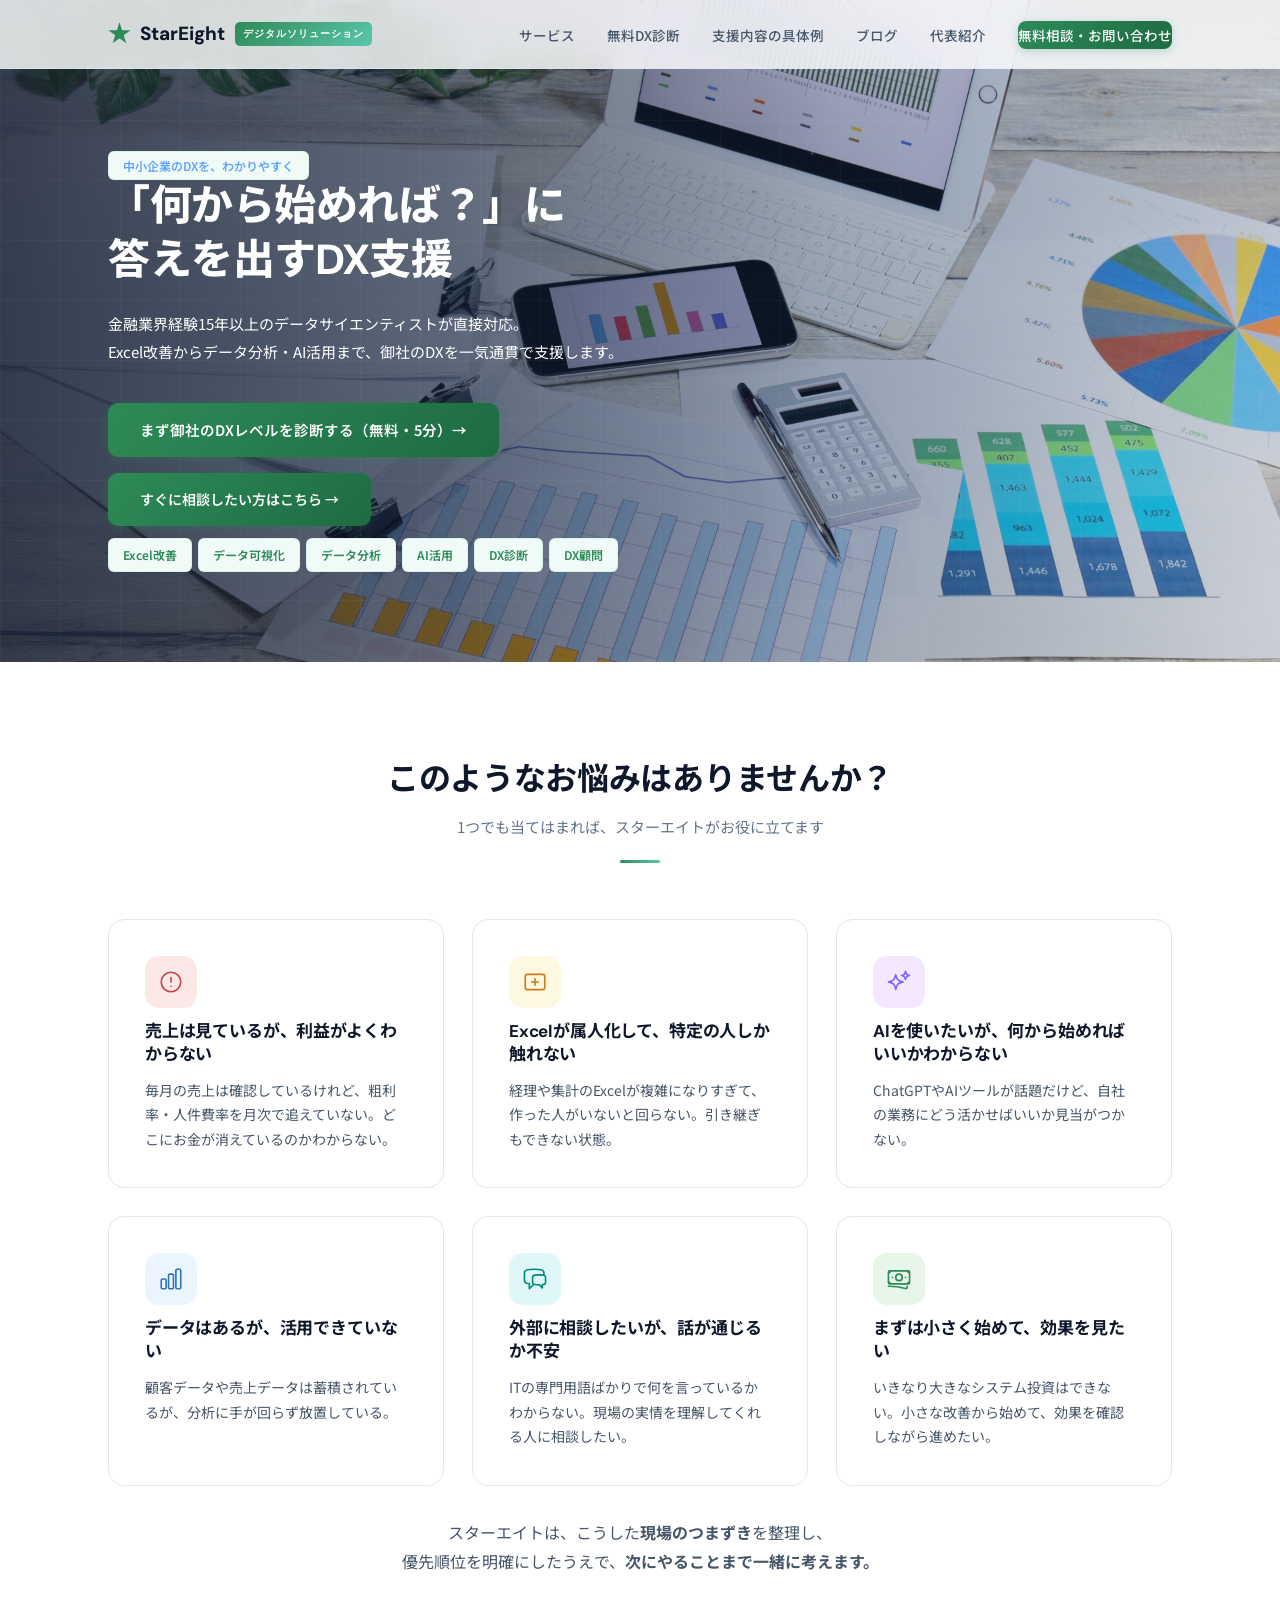
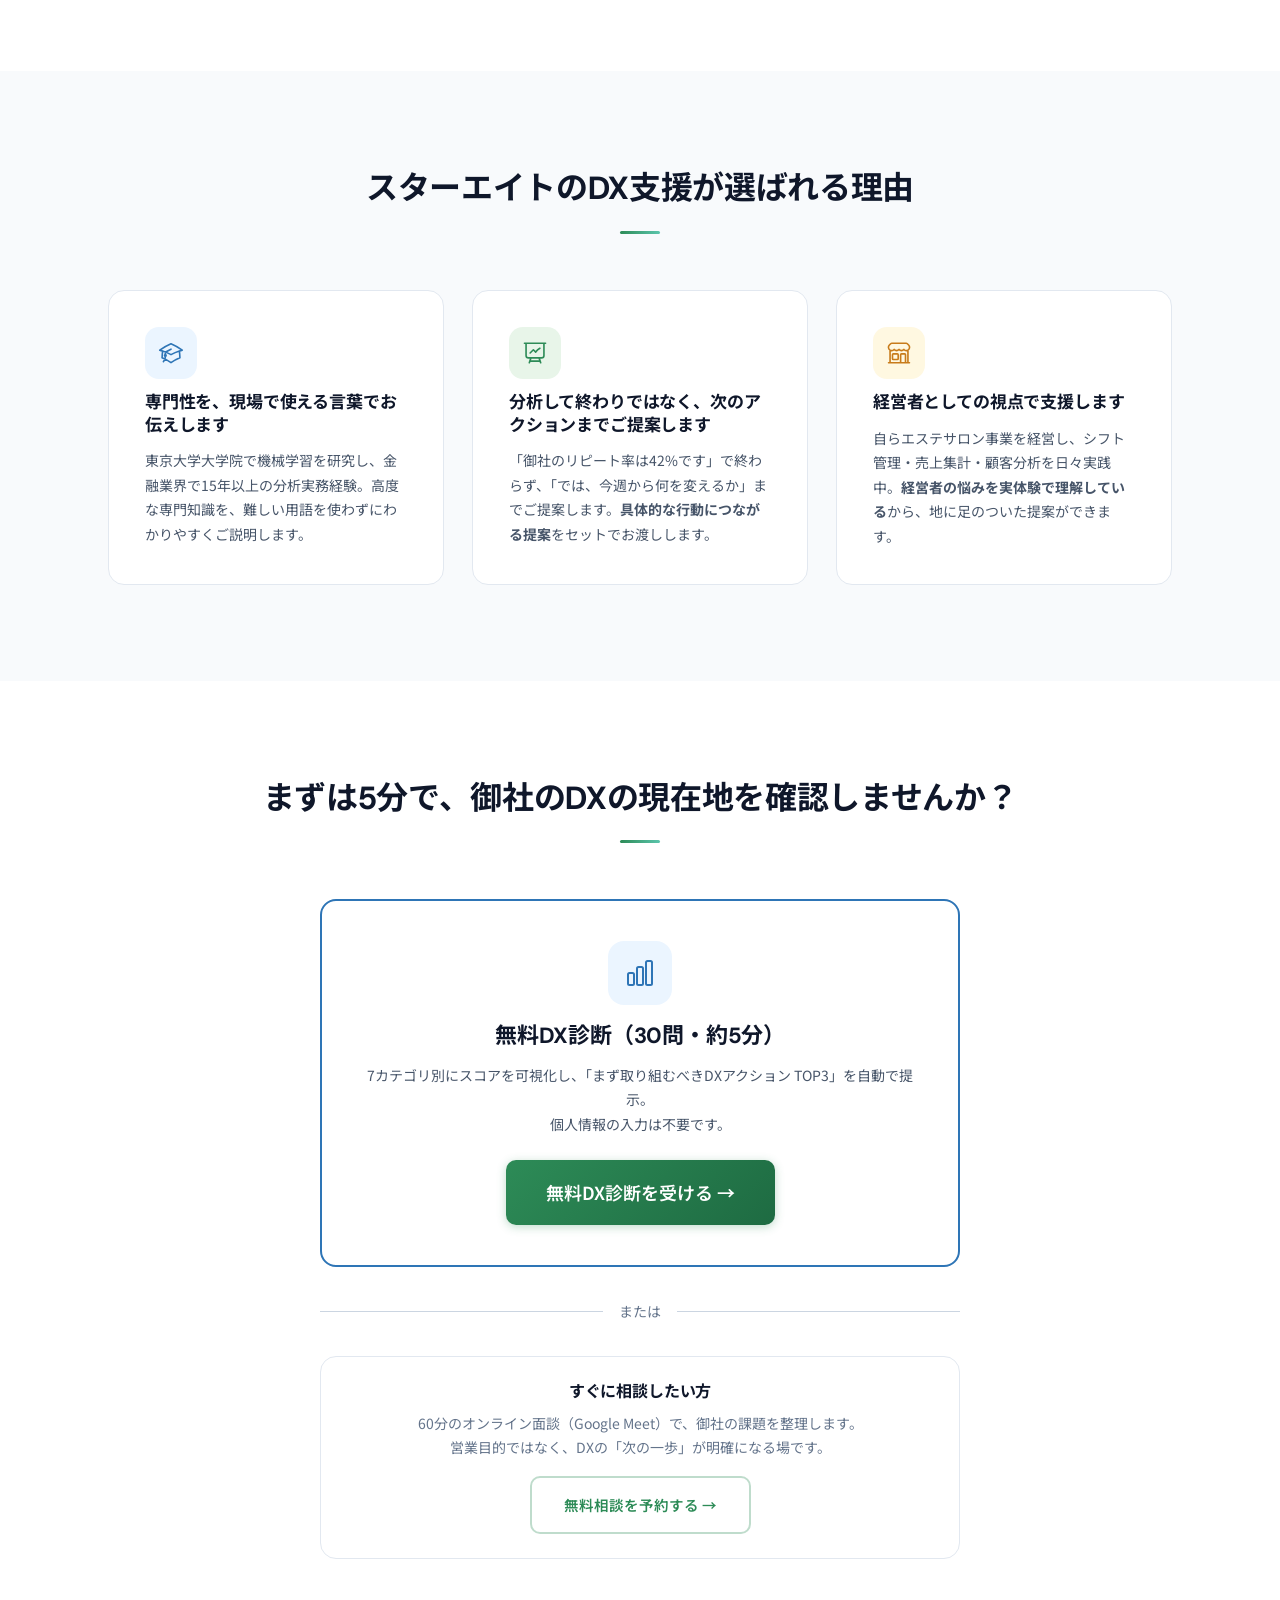
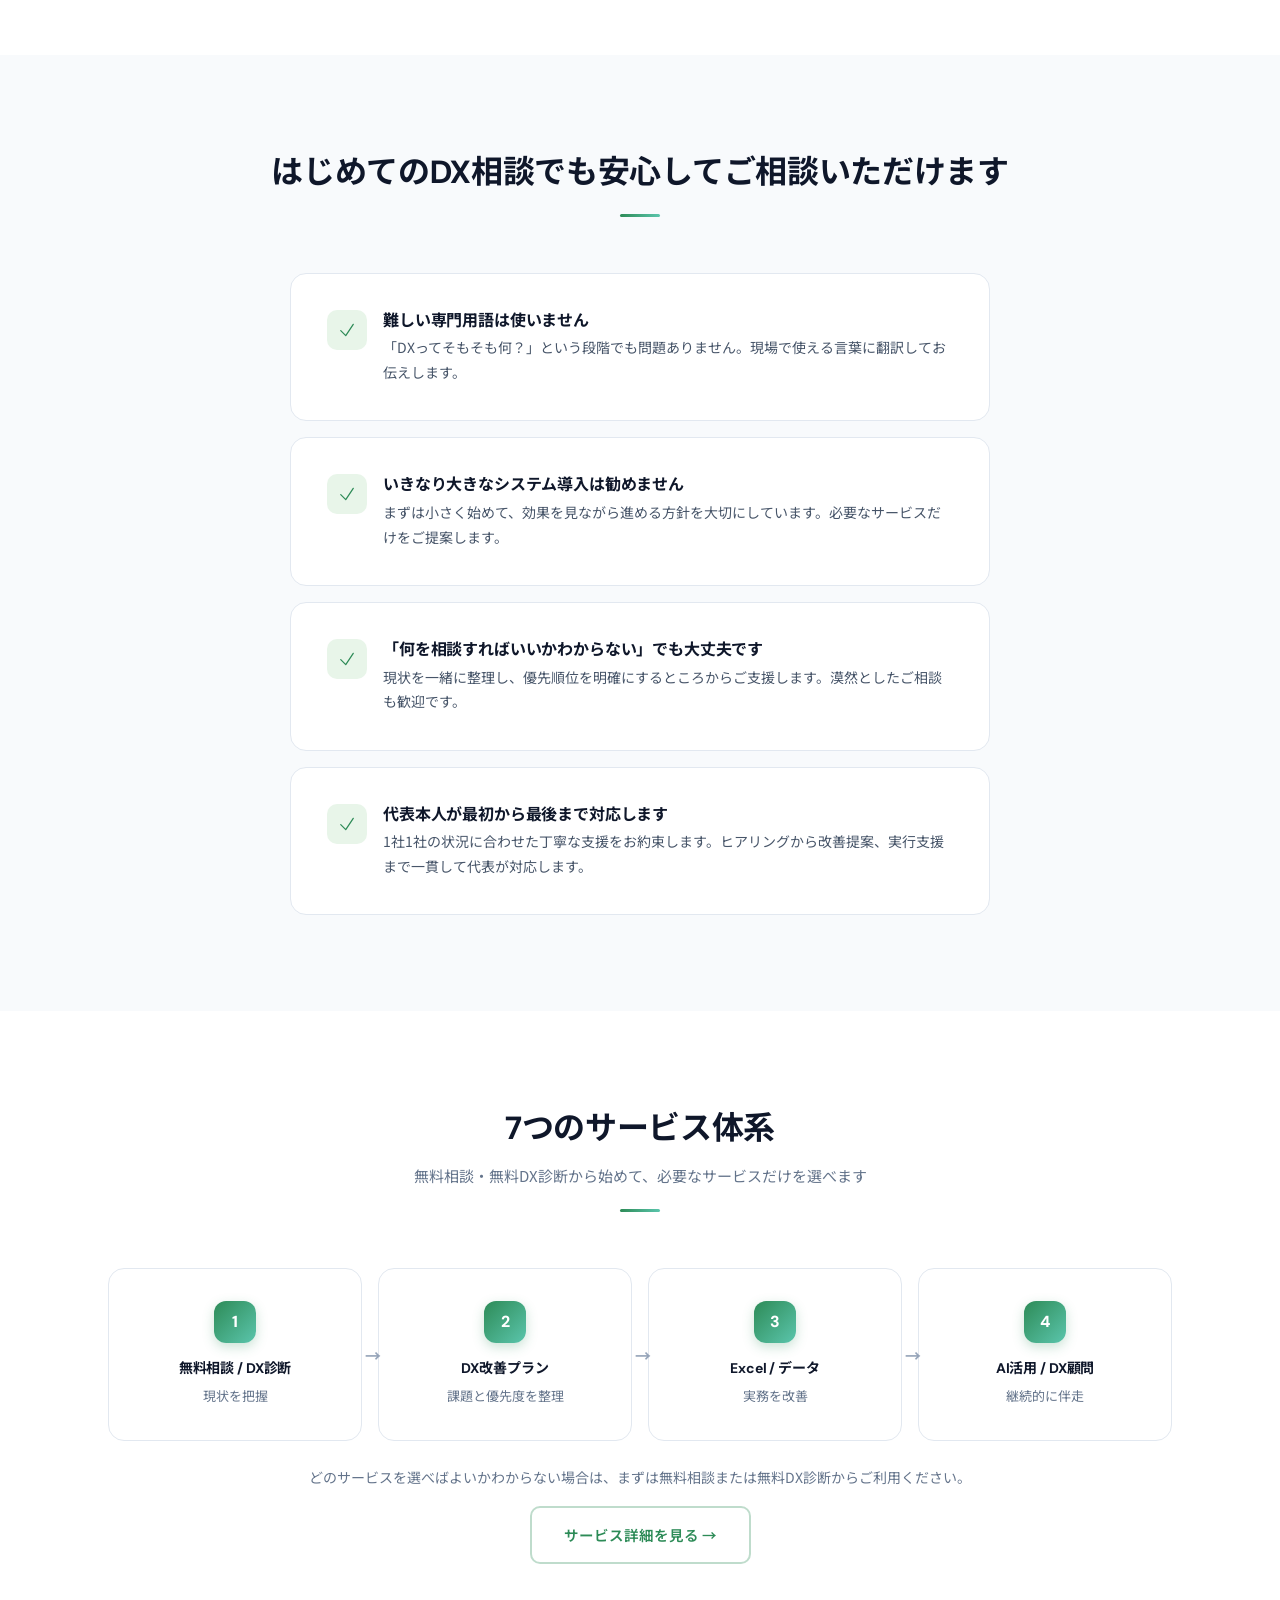
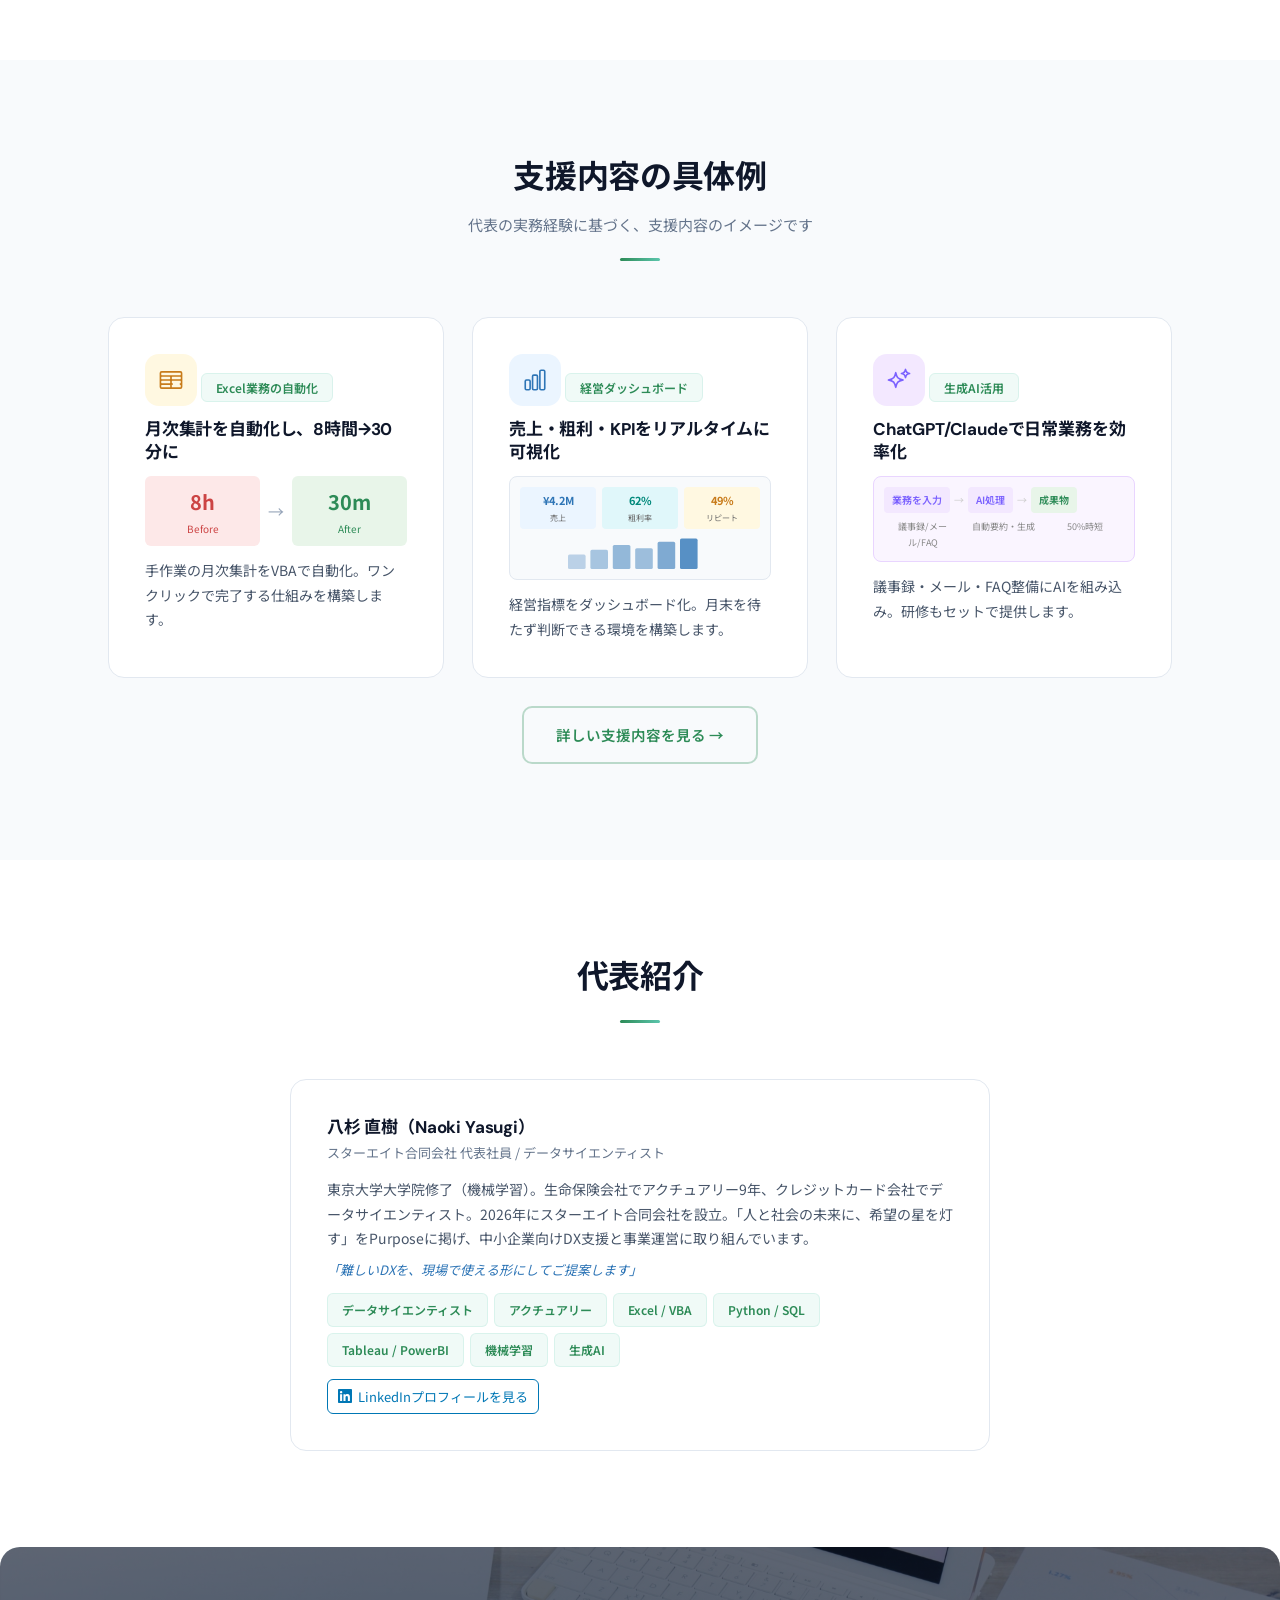
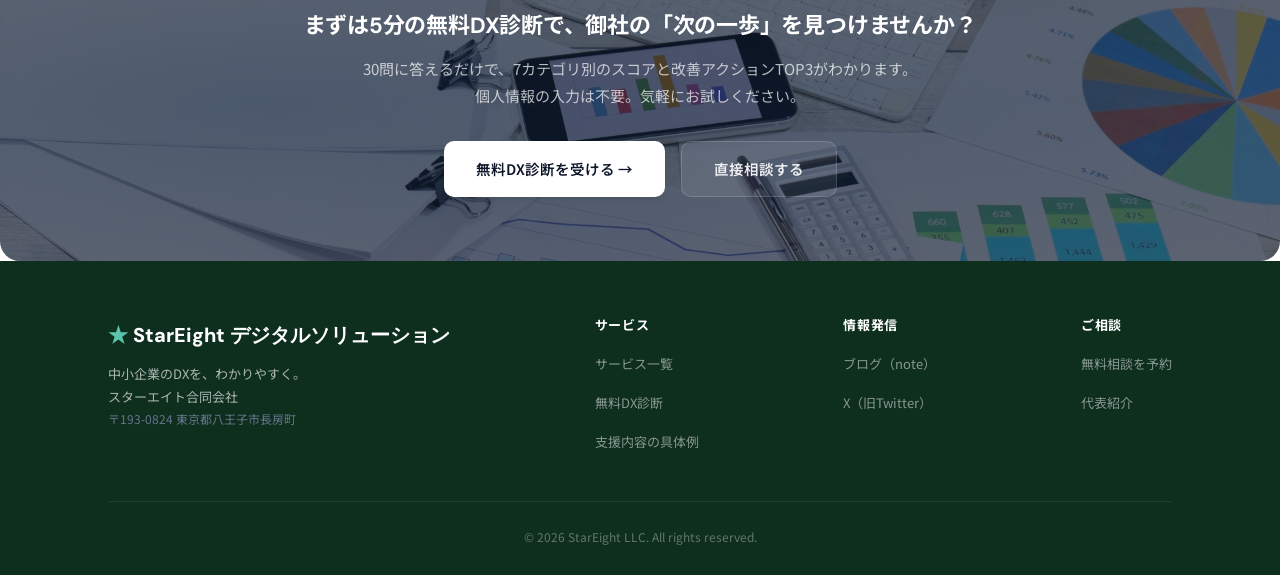
<file: index.html>
<!DOCTYPE html>
<html lang="ja">
<head>
  <meta charset="UTF-8">
  <meta name="viewport" content="width=device-width, initial-scale=1.0">
  <title>中小企業のDX支援 | スターエイト DXコンサルティング</title>
  <meta name="description" content="「何から始めれば？」に答えを出す中小企業向けDXコンサルティング。Excel改善からAI活用まで、データサイエンティストが直接支援。無料DX診断で御社の現在地がわかります。">
  <link rel="stylesheet" href="css/style.css">
  <style>
    .ic{display:inline-flex;align-items:center;justify-content:center;width:52px;height:52px;border-radius:14px;margin-bottom:12px;flex-shrink:0}
    .ic svg{width:26px;height:26px;stroke:currentColor;stroke-width:1.5;stroke-linecap:round;stroke-linejoin:round;fill:none}
    .ic-blue{background:#EBF5FF;color:#2E75B6}
    .ic-green{background:#E8F5E9;color:#2D8B57}
    .ic-amber{background:#FFF8E1;color:#C87B1A}
    .ic-red{background:#FDE8E8;color:#CC4444}
    .ic-purple{background:#F3E8FF;color:#7B61FF}
    .ic-teal{background:#E0F7FA;color:#00897B}
    .ic-gray{background:#F0F0F0;color:#666}
    .ic-lg{width:64px;height:64px;border-radius:16px}
    .ic-lg svg{width:32px;height:32px}
    .avatar-init{width:100px;height:100px;border-radius:50%;background:linear-gradient(135deg,#1a5276,#2980b9);display:flex;align-items:center;justify-content:center;color:#fff;font-size:40px;font-weight:600;flex-shrink:0;letter-spacing:-1px}
  </style>
  <!-- Google Analytics 4 -->
  <script async src="https://www.googletagmanager.com/gtag/js?id=G-70X6QJZSQX"></script>
  <script src="js/ga4-events.js"></script>
</head>
<body>
<header class="site-header">
  <nav class="nav-inner">
    <a href="index.html" class="nav-logo"><span class="star">★</span> StarEight <span class="dx-badge">デジタルソリューション</span></a>
    <ul class="nav-links">
      <li><a href="services.html">サービス</a></li>
      <li><a href="diagnosis.html">無料DX診断</a></li>
      <li><a href="cases.html">支援内容の具体例</a></li>
      <li><a href="https://note.com/star_eight_llc" target="_blank" rel="noopener noreferrer">ブログ</a></li>
      <li><a href="about.html">代表紹介</a></li>
      <li><a href="contact.html" class="nav-cta">無料相談・お問い合わせ</a></li>
    </ul>
    <button class="hamburger" aria-label="メニュー"><span></span><span></span><span></span></button>
  </nav>
</header>

<!-- HERO -->
<section class="hero" style="position:relative;background:url('img/hero-bg.jpg') center center/cover no-repeat;">
  <div style="position:absolute;top:0;left:0;width:100%;height:100%;background:linear-gradient(to right,rgba(15,23,42,0.82) 0%,rgba(15,23,42,0.6) 35%,rgba(15,23,42,0.3) 65%,rgba(15,23,42,0.15) 100%);"></div>
  <div class="container" style="position:relative;z-index:1;">
    <span class="tag" style="color:#60a5fa;">中小企業のDXを、わかりやすく</span>
    <h1>「何から始めれば？」に<br>答えを出すDX支援</h1>
    <p style="color:#fff;">金融業界経験15年以上のデータサイエンティストが直接対応。<br>Excel改善からデータ分析・AI活用まで、御社のDXを一気通貫で支援します。</p>
    <div class="btn-group">
      <a href="diagnosis.html" class="btn btn-primary">まず御社のDXレベルを診断する（無料・5分）→</a>
    </div>
    <div style="margin-top:16px;">
      <a href="contact.html" class="btn btn-primary" style="font-size:14px;">すぐに相談したい方はこちら →</a>
    </div>
    <div style="display:flex;flex-wrap:wrap;gap:6px;margin-top:12px;">
      <span class="tag">Excel改善</span>
      <span class="tag">データ可視化</span>
      <span class="tag">データ分析</span>
      <span class="tag">AI活用</span>
      <span class="tag">DX診断</span>
      <span class="tag">DX顧問</span>
    </div>
  </div>
</section>

<!-- 悩み訴求 -->
<section class="section">
  <div class="container">
    <div class="section-header fade-in">
      <h2>このようなお悩みはありませんか？</h2>
      <p class="subtitle">1つでも当てはまれば、スターエイトがお役に立てます</p>
      <div class="line"></div>
    </div>
    <div class="grid-3 fade-in">
      <div class="card">
        <div class="ic ic-red"><svg viewBox="0 0 24 24"><path d="M12 8v4m0 4h.01M21 12a9 9 0 1 1-18 0 9 9 0 0 1 18 0Z"/></svg></div>
        <h3>売上は見ているが、利益がよくわからない</h3>
        <p>毎月の売上は確認しているけれど、粗利率・人件費率を月次で追えていない。どこにお金が消えているのかわからない。</p>
      </div>
      <div class="card">
        <div class="ic ic-amber"><svg viewBox="0 0 24 24"><path d="M9 12h6m-3-3v6m-7 4h14a2 2 0 0 0 2-2V7a2 2 0 0 0-2-2H5a2 2 0 0 0-2 2v10a2 2 0 0 0 2 2Z"/></svg></div>
        <h3>Excelが属人化して、特定の人しか触れない</h3>
        <p>経理や集計のExcelが複雑になりすぎて、作った人がいないと回らない。引き継ぎもできない状態。</p>
      </div>
      <div class="card">
        <div class="ic ic-purple"><svg viewBox="0 0 24 24"><path d="M9.813 15.904 9 18.75l-.813-2.846a4.5 4.5 0 0 0-3.09-3.09L2.25 12l2.846-.813a4.5 4.5 0 0 0 3.09-3.09L9 5.25l.813 2.846a4.5 4.5 0 0 0 3.09 3.09L15.75 12l-2.846.813a4.5 4.5 0 0 0-3.09 3.09ZM18.259 8.715 18 9.75l-.259-1.035a3.375 3.375 0 0 0-2.455-2.456L14.25 6l1.036-.259a3.375 3.375 0 0 0 2.455-2.456L18 2.25l.259 1.035a3.375 3.375 0 0 0 2.456 2.456L21.75 6l-1.035.259a3.375 3.375 0 0 0-2.456 2.456Z"/></svg></div>
        <h3>AIを使いたいが、何から始めればいいかわからない</h3>
        <p>ChatGPTやAIツールが話題だけど、自社の業務にどう活かせばいいか見当がつかない。</p>
      </div>
      <div class="card">
        <div class="ic ic-blue"><svg viewBox="0 0 24 24"><path d="M3 13.125C3 12.504 3.504 12 4.125 12h2.25c.621 0 1.125.504 1.125 1.125v6.75C7.5 20.496 6.996 21 6.375 21h-2.25A1.125 1.125 0 0 1 3 19.875v-6.75ZM9.75 8.625c0-.621.504-1.125 1.125-1.125h2.25c.621 0 1.125.504 1.125 1.125v11.25c0 .621-.504 1.125-1.125 1.125h-2.25a1.125 1.125 0 0 1-1.125-1.125V8.625ZM16.5 4.125c0-.621.504-1.125 1.125-1.125h2.25C20.496 3 21 3.504 21 4.125v15.75c0 .621-.504 1.125-1.125 1.125h-2.25a1.125 1.125 0 0 1-1.125-1.125V4.125Z"/></svg></div>
        <h3>データはあるが、活用できていない</h3>
        <p>顧客データや売上データは蓄積されているが、分析に手が回らず放置している。</p>
      </div>
      <div class="card">
        <div class="ic ic-teal"><svg viewBox="0 0 24 24"><path d="M20.25 8.511c.884.284 1.5 1.128 1.5 2.097v4.286c0 1.136-.847 2.1-1.98 2.193-.34.027-.68.052-1.02.072v3.091l-3-3c-1.354 0-2.694-.055-4.02-.163a2.115 2.115 0 0 1-.825-.242m9.345-8.334a2.126 2.126 0 0 0-.476-.095 48.64 48.64 0 0 0-8.048 0c-1.131.094-1.976 1.057-1.976 2.192v4.286c0 .837.46 1.58 1.155 1.951m9.345-8.334V6.637c0-1.621-1.152-3.026-2.76-3.235A48.455 48.455 0 0 0 11.25 3c-2.115 0-4.198.137-6.24.402-1.608.209-2.76 1.614-2.76 3.235v6.226c0 1.621 1.152 3.026 2.76 3.235.577.075 1.157.14 1.74.194V21l4.155-4.155"/></svg></div>
        <h3>外部に相談したいが、話が通じるか不安</h3>
        <p>ITの専門用語ばかりで何を言っているかわからない。現場の実情を理解してくれる人に相談したい。</p>
      </div>
      <div class="card">
        <div class="ic ic-green"><svg viewBox="0 0 24 24"><path d="M2.25 18.75a60.07 60.07 0 0 1 15.797 2.101c.727.198 1.453-.342 1.453-1.096V18.75M3.75 4.5v.75A.75.75 0 0 1 3 6h-.75m0 0v-.375c0-.621.504-1.125 1.125-1.125H20.25M2.25 6v9m18-10.5v.75c0 .414.336.75.75.75h.75m-1.5-1.5h.375c.621 0 1.125.504 1.125 1.125v9.75c0 .621-.504 1.125-1.125 1.125h-.375m1.5-1.5H21a.75.75 0 0 0-.75.75v.75m0 0H3.75m0 0h-.375a1.125 1.125 0 0 1-1.125-1.125V15m1.5 1.5v-.75A.75.75 0 0 0 3 15h-.75M15 10.5a3 3 0 1 1-6 0 3 3 0 0 1 6 0Zm3 0h.008v.008H18V10.5Zm-12 0h.008v.008H6V10.5Z"/></svg></div>
        <h3>まずは小さく始めて、効果を見たい</h3>
        <p>いきなり大きなシステム投資はできない。小さな改善から始めて、効果を確認しながら進めたい。</p>
      </div>
    </div>
    <div style="text-align:center;margin-top:32px;" class="fade-in">
      <p style="font-size:16px;color:var(--gray-600);max-width:640px;margin:0 auto;">スターエイトは、こうした<strong>現場のつまずき</strong>を整理し、<br>優先順位を明確にしたうえで、<strong>次にやることまで一緒に考えます。</strong></p>
    </div>
  </div>
</section>

<!-- 選ばれる理由 -->
<section class="section" style="background:var(--gray-50);">
  <div class="container">
    <div class="section-header fade-in">
      <h2>スターエイトのDX支援が選ばれる理由</h2>
      <div class="line"></div>
    </div>
    <div class="grid-3 fade-in">
      <div class="card">
        <div class="ic ic-blue"><svg viewBox="0 0 24 24"><path d="M4.26 10.147a60.438 60.438 0 0 0-.491 6.347A48.62 48.62 0 0 1 12 20.904a48.62 48.62 0 0 1 8.232-4.41 60.46 60.46 0 0 0-.491-6.347m-15.482 0a50.636 50.636 0 0 0-2.658-.813A59.906 59.906 0 0 1 12 3.493a59.903 59.903 0 0 1 10.399 5.84c-.896.248-1.783.52-2.658.814m-15.482 0A50.717 50.717 0 0 1 12 13.489a50.702 50.702 0 0 1 7.74-3.342M6.75 15a.75.75 0 1 0 0-1.5.75.75 0 0 0 0 1.5Zm0 0v-3.675A55.378 55.378 0 0 1 12 8.443m-7.007 11.55A5.981 5.981 0 0 0 6.75 15.75v-1.5"/></svg></div>
        <h3>専門性を、現場で使える言葉でお伝えします</h3>
        <p>東京大学大学院で機械学習を研究し、金融業界で15年以上の分析実務経験。高度な専門知識を、難しい用語を使わずにわかりやすくご説明します。</p>
      </div>
      <div class="card">
        <div class="ic ic-green"><svg viewBox="0 0 24 24"><path d="M3.75 3v11.25A2.25 2.25 0 0 0 6 16.5h2.25M3.75 3h-1.5m1.5 0h16.5m0 0h1.5m-1.5 0v11.25A2.25 2.25 0 0 1 18 16.5h-2.25m-7.5 0h7.5m-7.5 0-1 3m8.5-3 1 3m0 0 .5 1.5m-.5-1.5h-9.5m0 0-.5 1.5m.75-9 3-3 2.148 2.148A12.061 12.061 0 0 1 16.5 7.605"/></svg></div>
        <h3>分析して終わりではなく、次のアクションまでご提案します</h3>
        <p>「御社のリピート率は42%です」で終わらず、「では、今週から何を変えるか」までご提案します。<strong>具体的な行動につながる提案</strong>をセットでお渡しします。</p>
      </div>
      <div class="card">
        <div class="ic ic-amber"><svg viewBox="0 0 24 24"><path d="M13.5 21v-7.5a.75.75 0 0 1 .75-.75h3a.75.75 0 0 1 .75.75V21m-4.5 0H2.36m11.14 0H18m0 0h3.64m-1.39 0V9.349M3.75 21V9.349m0 0a3.001 3.001 0 0 0 3.75-.615A2.993 2.993 0 0 0 9.75 9.75c.896 0 1.7-.393 2.25-1.016a2.993 2.993 0 0 0 2.25 1.016c.896 0 1.7-.393 2.25-1.015a3.001 3.001 0 0 0 3.75.614m-16.5 0a3.004 3.004 0 0 1-.621-4.72l1.189-1.19A1.5 1.5 0 0 1 5.378 3h13.243a1.5 1.5 0 0 1 1.06.44l1.19 1.189a3 3 0 0 1-.621 4.72M6.75 18h3.75a.75.75 0 0 0 .75-.75V13.5a.75.75 0 0 0-.75-.75H6.75a.75.75 0 0 0-.75.75v3.75c0 .414.336.75.75.75Z"/></svg></div>
        <h3>経営者としての視点で支援します</h3>
        <p>自らエステサロン事業を経営し、シフト管理・売上集計・顧客分析を日々実践中。<strong>経営者の悩みを実体験で理解している</strong>から、地に足のついた提案ができます。</p>
      </div>
    </div>
  </div>
</section>

<!-- DX診断CTA -->
<section class="section">
  <div class="container">
    <div class="section-header fade-in">
      <h2>まずは5分で、御社のDXの現在地を確認しませんか？</h2>
      <div class="line"></div>
    </div>
    <div class="fade-in" style="max-width:640px;margin:0 auto;">
      <div class="card" style="text-align:center;border:2px solid var(--blue);padding:40px 32px;">
        <div class="ic ic-lg ic-blue" style="margin:0 auto 16px;"><svg viewBox="0 0 24 24"><path d="M3 13.125C3 12.504 3.504 12 4.125 12h2.25c.621 0 1.125.504 1.125 1.125v6.75C7.5 20.496 6.996 21 6.375 21h-2.25A1.125 1.125 0 0 1 3 19.875v-6.75ZM9.75 8.625c0-.621.504-1.125 1.125-1.125h2.25c.621 0 1.125.504 1.125 1.125v11.25c0 .621-.504 1.125-1.125 1.125h-2.25a1.125 1.125 0 0 1-1.125-1.125V8.625ZM16.5 4.125c0-.621.504-1.125 1.125-1.125h2.25C20.496 3 21 3.504 21 4.125v15.75c0 .621-.504 1.125-1.125 1.125h-2.25a1.125 1.125 0 0 1-1.125-1.125V4.125Z"/></svg></div>
        <h3 style="font-size:22px;margin-bottom:12px;">無料DX診断（30問・約5分）</h3>
        <p style="color:var(--gray-600);margin-bottom:24px;">7カテゴリ別にスコアを可視化し、「まず取り組むべきDXアクション TOP3」を自動で提示。<br>個人情報の入力は不要です。</p>
        <a href="diagnosis.html" class="btn btn-primary" style="font-size:18px;padding:16px 40px;">無料DX診断を受ける →</a>
      </div>
      <div style="display:flex;align-items:center;gap:16px;margin:32px 0;">
        <div style="flex:1;height:1px;background:var(--gray-300);"></div>
        <span style="font-size:14px;color:var(--gray-500);">または</span>
        <div style="flex:1;height:1px;background:var(--gray-300);"></div>
      </div>
      <div class="card" style="text-align:center;padding:24px;">
        <h3 style="font-size:16px;margin-bottom:8px;">すぐに相談したい方</h3>
        <p style="font-size:14px;color:var(--gray-500);margin-bottom:16px;">60分のオンライン面談（Google Meet）で、御社の課題を整理します。<br>営業目的ではなく、DXの「次の一歩」が明確になる場です。</p>
        <a href="contact.html" class="btn btn-outline">無料相談を予約する →</a>
      </div>
    </div>
  </div>
</section>

<!-- 安心セクション -->
<section class="section" style="background:var(--gray-50);">
  <div class="container">
    <div class="section-header fade-in">
      <h2>はじめてのDX相談でも安心してご相談いただけます</h2>
      <div class="line"></div>
    </div>
    <div class="fade-in" style="max-width:700px;margin:0 auto;display:flex;flex-direction:column;gap:16px;">
      <div class="card" style="display:flex;gap:16px;align-items:flex-start;">
        <div class="ic ic-green" style="margin:0;flex-shrink:0;width:40px;height:40px;border-radius:10px;"><svg viewBox="0 0 24 24" style="width:20px;height:20px;"><path d="m4.5 12.75 6 6 9-13.5"/></svg></div>
        <div><h4 style="margin-bottom:4px;">難しい専門用語は使いません</h4><p style="font-size:14px;color:var(--gray-600);">「DXってそもそも何？」という段階でも問題ありません。現場で使える言葉に翻訳してお伝えします。</p></div>
      </div>
      <div class="card" style="display:flex;gap:16px;align-items:flex-start;">
        <div class="ic ic-green" style="margin:0;flex-shrink:0;width:40px;height:40px;border-radius:10px;"><svg viewBox="0 0 24 24" style="width:20px;height:20px;"><path d="m4.5 12.75 6 6 9-13.5"/></svg></div>
        <div><h4 style="margin-bottom:4px;">いきなり大きなシステム導入は勧めません</h4><p style="font-size:14px;color:var(--gray-600);">まずは小さく始めて、効果を見ながら進める方針を大切にしています。必要なサービスだけをご提案します。</p></div>
      </div>
      <div class="card" style="display:flex;gap:16px;align-items:flex-start;">
        <div class="ic ic-green" style="margin:0;flex-shrink:0;width:40px;height:40px;border-radius:10px;"><svg viewBox="0 0 24 24" style="width:20px;height:20px;"><path d="m4.5 12.75 6 6 9-13.5"/></svg></div>
        <div><h4 style="margin-bottom:4px;">「何を相談すればいいかわからない」でも大丈夫です</h4><p style="font-size:14px;color:var(--gray-600);">現状を一緒に整理し、優先順位を明確にするところからご支援します。漠然としたご相談も歓迎です。</p></div>
      </div>
      <div class="card" style="display:flex;gap:16px;align-items:flex-start;">
        <div class="ic ic-green" style="margin:0;flex-shrink:0;width:40px;height:40px;border-radius:10px;"><svg viewBox="0 0 24 24" style="width:20px;height:20px;"><path d="m4.5 12.75 6 6 9-13.5"/></svg></div>
        <div><h4 style="margin-bottom:4px;">代表本人が最初から最後まで対応します</h4><p style="font-size:14px;color:var(--gray-600);">1社1社の状況に合わせた丁寧な支援をお約束します。ヒアリングから改善提案、実行支援まで一貫して代表が対応します。</p></div>
      </div>
    </div>
  </div>
</section>

<!-- サービス体系 -->
<section class="section">
  <div class="container">
    <div class="section-header fade-in">
      <h2>7つのサービス体系</h2>
      <p class="subtitle">無料相談・無料DX診断から始めて、必要なサービスだけを選べます</p>
      <div class="line"></div>
    </div>
    <div class="flow fade-in">
      <div class="flow-step"><h4>無料相談 / DX診断</h4><p>現状を把握</p></div>
      <div class="flow-step"><h4>DX改善プラン</h4><p>課題と優先度を整理</p></div>
      <div class="flow-step"><h4>Excel / データ</h4><p>実務を改善</p></div>
      <div class="flow-step"><h4>AI活用 / DX顧問</h4><p>継続的に伴走</p></div>
    </div>
    <div style="text-align:center;margin-top:24px;" class="fade-in">
      <p style="font-size:14px;color:var(--gray-500);margin-bottom:16px;">どのサービスを選べばよいかわからない場合は、まずは無料相談または無料DX診断からご利用ください。</p>
      <a href="services.html" class="btn btn-outline">サービス詳細を見る →</a>
    </div>
  </div>
</section>

<!-- 支援内容の具体例 -->
<section class="section" style="background:var(--gray-50);">
  <div class="container">
    <div class="section-header fade-in">
      <h2>支援内容の具体例</h2>
      <p class="subtitle">代表の実務経験に基づく、支援内容のイメージです</p>
      <div class="line"></div>
    </div>
    <div class="grid-3 fade-in">
      <div class="card">
        <div class="ic ic-amber"><svg viewBox="0 0 24 24"><path d="M3.375 19.5h17.25m-17.25 0a1.125 1.125 0 0 1-1.125-1.125M3.375 19.5h7.5c.621 0 1.125-.504 1.125-1.125m-9.75 0V5.625m0 12.75v-1.5c0-.621.504-1.125 1.125-1.125m18.375 2.625V5.625m0 12.75c0 .621-.504 1.125-1.125 1.125m1.125-1.125v-1.5c0-.621-.504-1.125-1.125-1.125m0 3.75h-7.5A1.125 1.125 0 0 1 12 18.375m9.75-12.75c0-.621-.504-1.125-1.125-1.125H3.375c-.621 0-1.125.504-1.125 1.125m19.5 0v1.5c0 .621-.504 1.125-1.125 1.125M2.25 5.625v1.5c0 .621.504 1.125 1.125 1.125m0 0h17.25m-17.25 0h7.5c.621 0 1.125.504 1.125 1.125M3.375 8.25c-.621 0-1.125.504-1.125 1.125v1.5c0 .621.504 1.125 1.125 1.125m17.25-3.75h-7.5c-.621 0-1.125.504-1.125 1.125m8.625-1.125c.621 0 1.125.504 1.125 1.125v1.5c0 .621-.504 1.125-1.125 1.125m-17.25 0h7.5m-7.5 0c-.621 0-1.125.504-1.125 1.125v1.5c0 .621.504 1.125 1.125 1.125M12 10.875v-1.5m0 1.5c0 .621-.504 1.125-1.125 1.125M12 10.875c0 .621.504 1.125 1.125 1.125m-2.25 0c.621 0 1.125.504 1.125 1.125M13.125 12h7.5m-7.5 0c-.621 0-1.125.504-1.125 1.125M20.625 12c.621 0 1.125.504 1.125 1.125v1.5c0 .621-.504 1.125-1.125 1.125m-17.25 0h7.5M12 14.625v-1.5m0 1.5c0 .621-.504 1.125-1.125 1.125M12 14.625c0 .621.504 1.125 1.125 1.125m-2.25 0c.621 0 1.125.504 1.125 1.125m0 0v1.5c0 .621-.504 1.125-1.125 1.125"/></svg></div>
        <span class="tag">Excel業務の自動化</span>
        <h3>月次集計を自動化し、8時間→30分に</h3>
        <!-- Before/After ミニ図版 -->
        <div style="display:flex;gap:8px;margin:12px 0;">
          <div style="flex:1;text-align:center;padding:8px;background:#FDE8E8;border-radius:6px;">
            <div style="font-size:20px;font-weight:700;color:#CC4444;">8h</div>
            <div style="font-size:10px;color:#CC4444;">Before</div>
          </div>
          <div style="display:flex;align-items:center;color:var(--gray-400);">→</div>
          <div style="flex:1;text-align:center;padding:8px;background:#E8F5E9;border-radius:6px;">
            <div style="font-size:20px;font-weight:700;color:#2D8B57;">30m</div>
            <div style="font-size:10px;color:#2D8B57;">After</div>
          </div>
        </div>
        <p>手作業の月次集計をVBAで自動化。ワンクリックで完了する仕組みを構築します。</p>
      </div>
      <div class="card">
        <div class="ic ic-blue"><svg viewBox="0 0 24 24"><path d="M3 13.125C3 12.504 3.504 12 4.125 12h2.25c.621 0 1.125.504 1.125 1.125v6.75C7.5 20.496 6.996 21 6.375 21h-2.25A1.125 1.125 0 0 1 3 19.875v-6.75ZM9.75 8.625c0-.621.504-1.125 1.125-1.125h2.25c.621 0 1.125.504 1.125 1.125v11.25c0 .621-.504 1.125-1.125 1.125h-2.25a1.125 1.125 0 0 1-1.125-1.125V8.625ZM16.5 4.125c0-.621.504-1.125 1.125-1.125h2.25C20.496 3 21 3.504 21 4.125v15.75c0 .621-.504 1.125-1.125 1.125h-2.25a1.125 1.125 0 0 1-1.125-1.125V4.125Z"/></svg></div>
        <span class="tag">経営ダッシュボード</span>
        <h3>売上・粗利・KPIをリアルタイムに可視化</h3>
        <!-- ミニダッシュボード図版 -->
        <div style="margin:12px 0;padding:10px;background:#f8fafc;border:1px solid #e2e8f0;border-radius:8px;">
          <div style="display:flex;gap:6px;margin-bottom:8px;">
            <div style="flex:1;text-align:center;padding:4px;background:#EBF5FF;border-radius:4px;"><div style="font-size:11px;font-weight:700;color:#2E75B6;">¥4.2M</div><div style="font-size:8px;color:#666;">売上</div></div>
            <div style="flex:1;text-align:center;padding:4px;background:#E0F7FA;border-radius:4px;"><div style="font-size:11px;font-weight:700;color:#00897B;">62%</div><div style="font-size:8px;color:#666;">粗利率</div></div>
            <div style="flex:1;text-align:center;padding:4px;background:#FFF8E1;border-radius:4px;"><div style="font-size:11px;font-weight:700;color:#C87B1A;">49%</div><div style="font-size:8px;color:#666;">リピート</div></div>
          </div>
          <svg viewBox="0 0 200 40" style="width:100%;height:32px;display:block;">
            <rect x="10" y="22" width="22" height="18" rx="2" fill="#2E75B6" opacity="0.3"/>
            <rect x="38" y="16" width="22" height="24" rx="2" fill="#2E75B6" opacity="0.4"/>
            <rect x="66" y="10" width="22" height="30" rx="2" fill="#2E75B6" opacity="0.5"/>
            <rect x="94" y="14" width="22" height="26" rx="2" fill="#2E75B6" opacity="0.45"/>
            <rect x="122" y="6" width="22" height="34" rx="2" fill="#2E75B6" opacity="0.6"/>
            <rect x="150" y="2" width="22" height="38" rx="2" fill="#2E75B6" opacity="0.8"/>
          </svg>
        </div>
        <p>経営指標をダッシュボード化。月末を待たず判断できる環境を構築します。</p>
      </div>
      <div class="card">
        <div class="ic ic-purple"><svg viewBox="0 0 24 24"><path d="M9.813 15.904 9 18.75l-.813-2.846a4.5 4.5 0 0 0-3.09-3.09L2.25 12l2.846-.813a4.5 4.5 0 0 0 3.09-3.09L9 5.25l.813 2.846a4.5 4.5 0 0 0 3.09 3.09L15.75 12l-2.846.813a4.5 4.5 0 0 0-3.09 3.09ZM18.259 8.715 18 9.75l-.259-1.035a3.375 3.375 0 0 0-2.455-2.456L14.25 6l1.036-.259a3.375 3.375 0 0 0 2.455-2.456L18 2.25l.259 1.035a3.375 3.375 0 0 0 2.456 2.456L21.75 6l-1.035.259a3.375 3.375 0 0 0-2.456 2.456Z"/></svg></div>
        <span class="tag">生成AI活用</span>
        <h3>ChatGPT/Claudeで日常業務を効率化</h3>
        <!-- AI活用フロー図版 -->
        <div style="margin:12px 0;padding:10px;background:#faf5ff;border:1px solid #e9d5ff;border-radius:8px;">
          <div style="display:flex;align-items:center;gap:4px;font-size:10px;">
            <div style="padding:4px 8px;background:#F3E8FF;border-radius:4px;color:#7B61FF;font-weight:600;white-space:nowrap;">業務を入力</div>
            <div style="color:#ccc;">→</div>
            <div style="padding:4px 8px;background:#F3E8FF;border-radius:4px;color:#7B61FF;font-weight:600;white-space:nowrap;">AI処理</div>
            <div style="color:#ccc;">→</div>
            <div style="padding:4px 8px;background:#E8F5E9;border-radius:4px;color:#2D8B57;font-weight:600;white-space:nowrap;">成果物</div>
          </div>
          <div style="display:flex;gap:4px;margin-top:6px;font-size:9px;color:#888;">
            <div style="flex:1;text-align:center;">議事録/メール/FAQ</div>
            <div style="flex:1;text-align:center;">自動要約・生成</div>
            <div style="flex:1;text-align:center;">50%時短</div>
          </div>
        </div>
        <p>議事録・メール・FAQ整備にAIを組み込み。研修もセットで提供します。</p>
      </div>
    </div>
    <div style="text-align:center;margin-top:16px;" class="fade-in">
      <a href="cases.html" class="btn btn-outline" style="margin-top:12px;">詳しい支援内容を見る →</a>
    </div>
  </div>
</section>

<!-- 代表紹介 -->
<section class="section">
  <div class="container">
    <div class="section-header fade-in"><h2>代表紹介</h2><div class="line"></div></div>
    <div class="fade-in" style="max-width:700px;margin:0 auto;">
      <div class="card" style="display:flex;gap:24px;align-items:flex-start;flex-wrap:wrap;">
        <div style="flex:1;min-width:280px;">
          <h3 style="margin-bottom:4px;">八杉 直樹（Naoki Yasugi）</h3>
          <p style="font-size:13px;color:var(--gray-500);margin-bottom:12px;">スターエイト合同会社 代表社員 / データサイエンティスト</p>
          <p style="font-size:14px;">東京大学大学院修了（機械学習）。生命保険会社でアクチュアリー9年、クレジットカード会社でデータサイエンティスト。2026年にスターエイト合同会社を設立。「人と社会の未来に、希望の星を灯す」をPurposeに掲げ、中小企業向けDX支援と事業運営に取り組んでいます。</p>
          <p style="font-size:13px;color:var(--blue);margin-top:8px;font-style:italic;">「難しいDXを、現場で使える形にしてご提案します」</p>
          <div style="display:flex;flex-wrap:wrap;gap:6px;margin-top:12px;">
            <span class="tag">データサイエンティスト</span>
            <span class="tag">アクチュアリー</span>
            <span class="tag">Excel / VBA</span>
            <span class="tag">Python / SQL</span>
            <span class="tag">Tableau / PowerBI</span>
            <span class="tag">機械学習</span>
            <span class="tag">生成AI</span>
          </div>
          <div style="margin-top:12px;">
            <a href="https://www.linkedin.com/in/naoki-yasugi-504611288/" target="_blank" rel="noopener noreferrer" style="display:inline-flex;align-items:center;gap:6px;font-size:13px;color:#0077B5;text-decoration:none;padding:5px 10px;border:1px solid #0077B5;border-radius:6px;">
              <svg viewBox="0 0 24 24" style="width:14px;height:14px;fill:#0077B5;"><path d="M20.447 20.452h-3.554v-5.569c0-1.328-.027-3.037-1.852-3.037-1.853 0-2.136 1.445-2.136 2.939v5.667H9.351V9h3.414v1.561h.046c.477-.9 1.637-1.85 3.37-1.85 3.601 0 4.267 2.37 4.267 5.455v6.286zM5.337 7.433a2.062 2.062 0 0 1-2.063-2.065 2.064 2.064 0 1 1 2.063 2.065zm1.782 13.019H3.555V9h3.564v11.452zM22.225 0H1.771C.792 0 0 .774 0 1.729v20.542C0 23.227.792 24 1.771 24h20.451C23.2 24 24 23.227 24 22.271V1.729C24 .774 23.2 0 22.222 0h.003z"/></svg>
              LinkedInプロフィールを見る
            </a>
          </div>
        </div>
      </div>
    </div>
  </div>
</section>

<!-- CTA -->
<section class="cta-banner" style="position:relative;background:url('img/hero-bg.jpg') center center/cover no-repeat;">
  <div style="position:absolute;top:0;left:0;width:100%;height:100%;background:rgba(15,23,42,0.65);"></div>
  <div class="container" style="text-align:center;position:relative;z-index:1;">
    <h2 style="font-size:22px;">まずは5分の無料DX診断で、御社の「次の一歩」を見つけませんか？</h2>
    <p>30問に答えるだけで、7カテゴリ別のスコアと改善アクションTOP3がわかります。<br>個人情報の入力は不要。気軽にお試しください。</p>
    <div class="btn-group" style="justify-content:center;">
      <a href="diagnosis.html" class="btn btn-white">無料DX診断を受ける →</a>
      <a href="contact.html" class="btn btn-ghost">直接相談する</a>
    </div>
  </div>
</section>

<footer class="site-footer">
  <div class="container">
    <div class="footer-inner">
      <div class="footer-brand"><div class="footer-logo"><span class="star">★</span> StarEight デジタルソリューション</div><p>中小企業のDXを、わかりやすく。<br>スターエイト合同会社</p><p style="font-size:12px;color:var(--gray-500);">〒193-0824 東京都八王子市長房町</p></div>
      <div class="footer-links"><h4>サービス</h4><ul><li><a href="services.html">サービス一覧</a></li><li><a href="diagnosis.html">無料DX診断</a></li><li><a href="cases.html">支援内容の具体例</a></li></ul></div>
      <div class="footer-links"><h4>情報発信</h4><ul><li><a href="https://note.com/star_eight_llc" target="_blank" rel="noopener noreferrer">ブログ（note）</a></li><li><a href="https://x.com/star_eight_0105" target="_blank" rel="noopener noreferrer">X（旧Twitter）</a></li></ul></div>
      <div class="footer-links"><h4>ご相談</h4><ul><li><a href="contact.html">無料相談を予約</a></li><li><a href="about.html">代表紹介</a></li></ul></div>
    </div>
    <div class="footer-bottom">&copy; 2026 StarEight LLC. All rights reserved.</div>
  </div>
</footer>
<script src="js/main.js"></script>
</body>
</html>
</file>
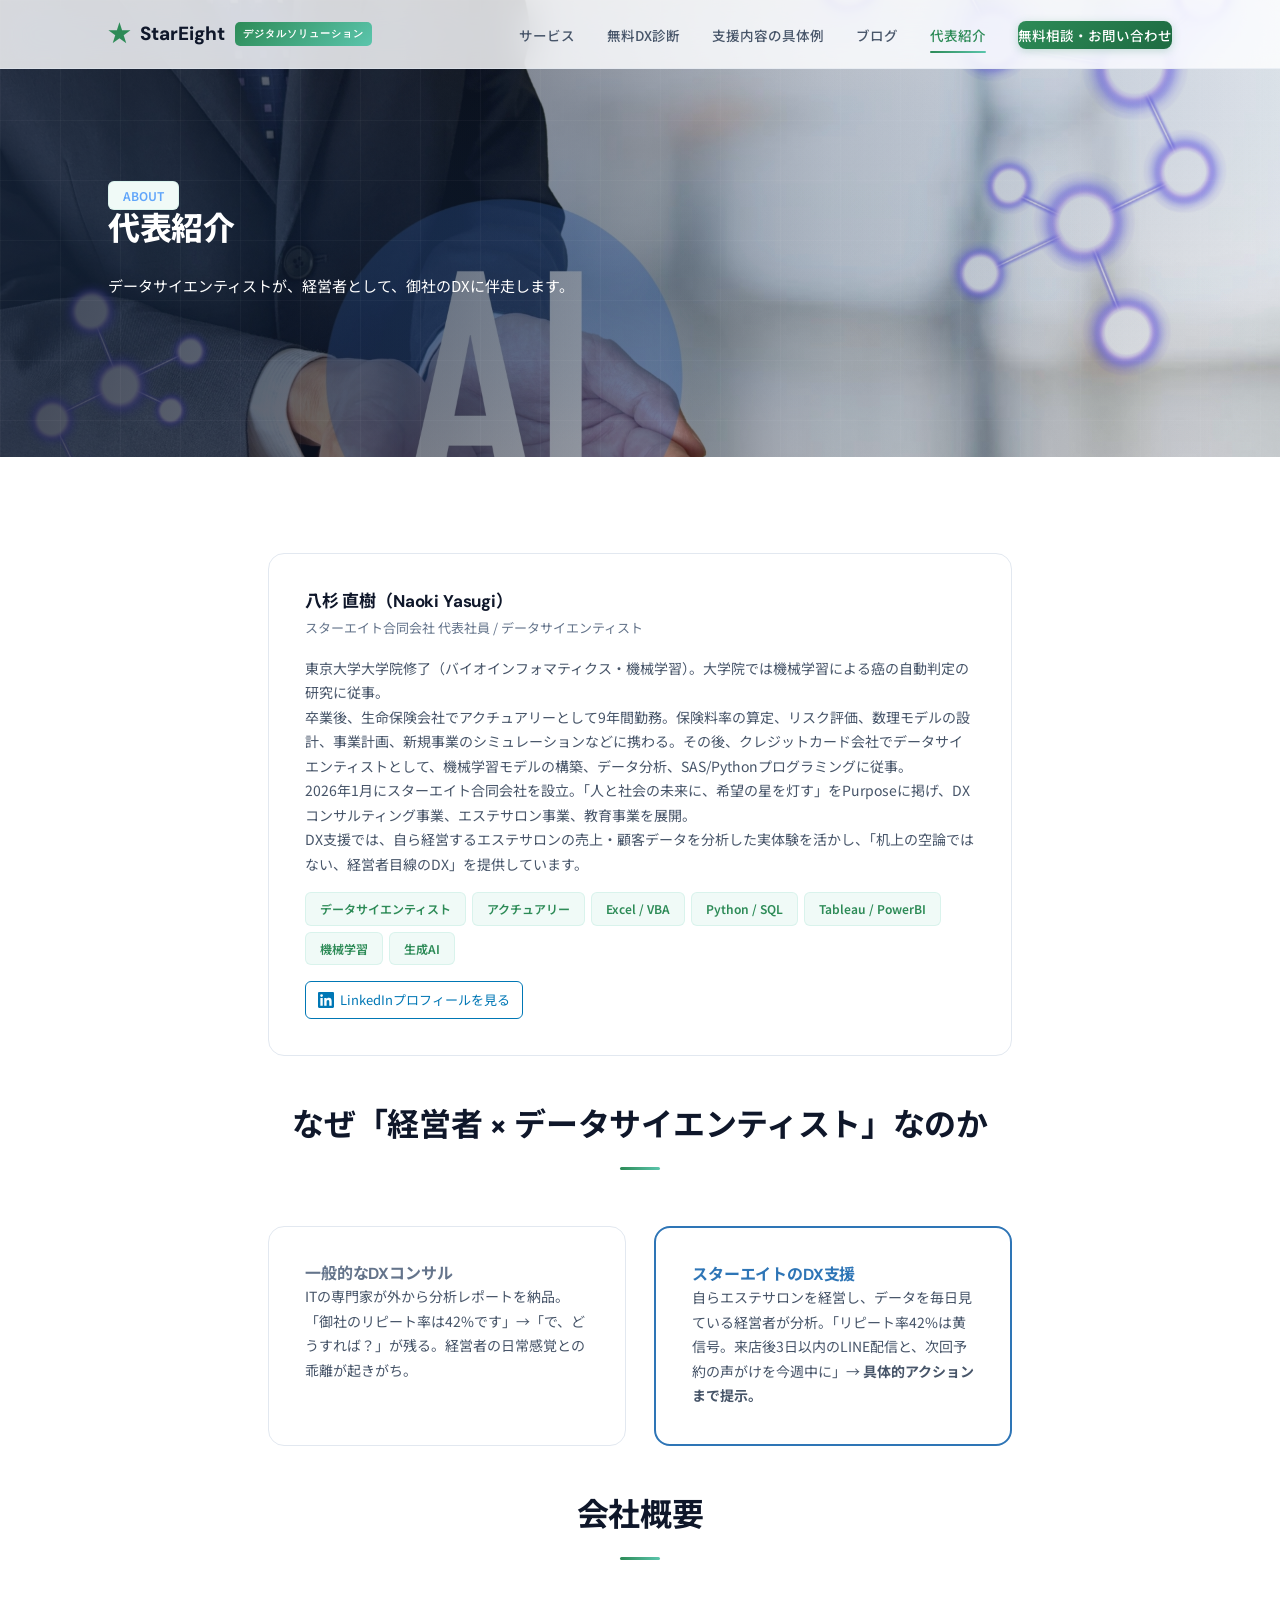
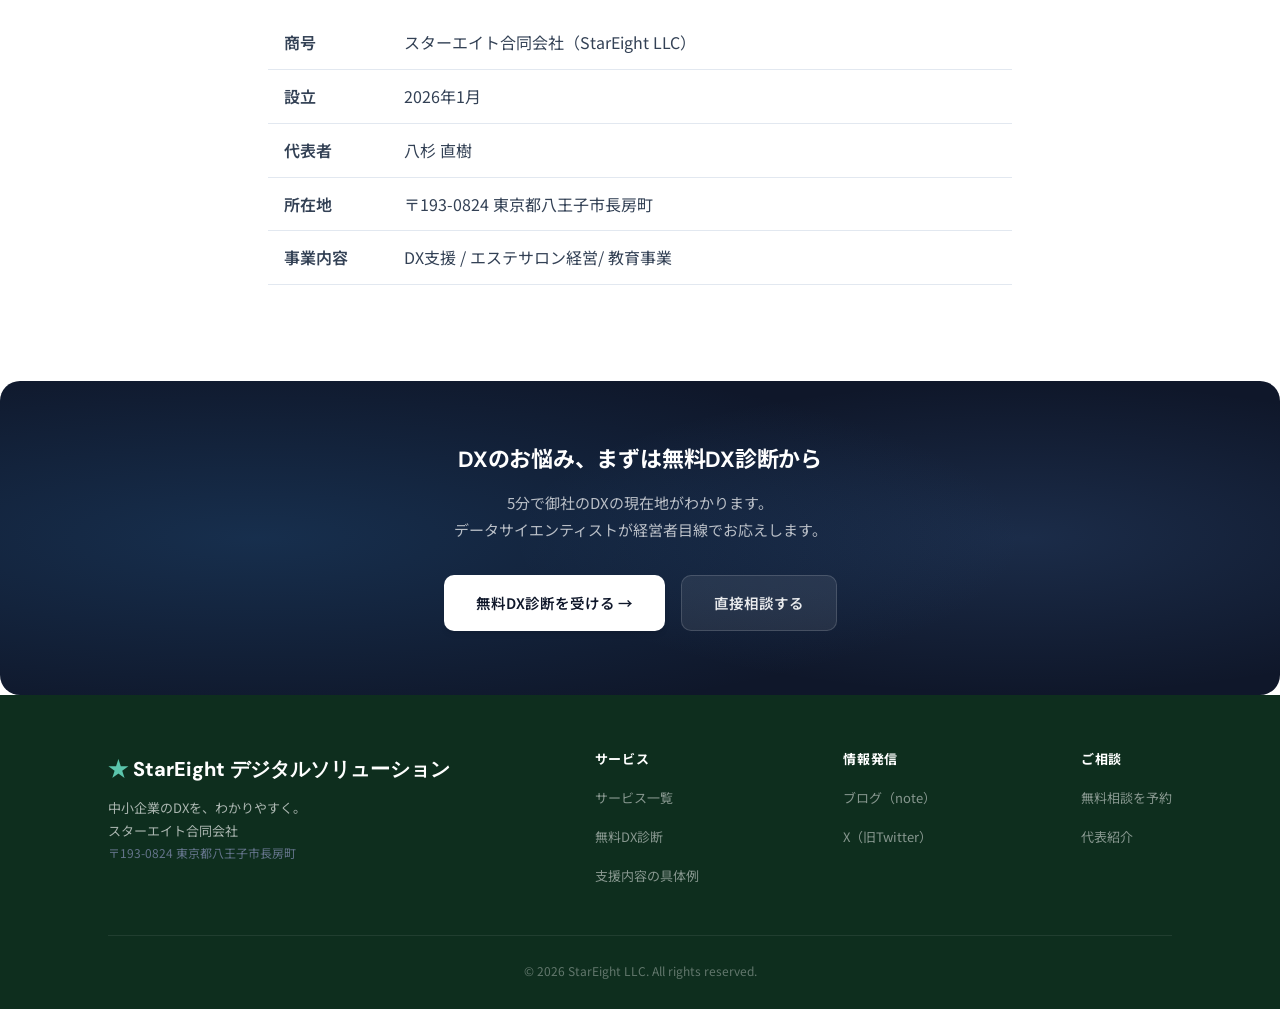
<file: about.html>
<!DOCTYPE html>
<html lang="ja">
<head>
<meta charset="UTF-8">
<meta name="viewport" content="width=device-width, initial-scale=1.0">
<title>代表紹介 | スターエイト DXコンサルティング</title>
<meta name="description" content="スターエイト合同会社 代表・八杉直樹のプロフィール。東京大学大学院修了、データサイエンティスト、経営者としてDX支援に取り組んでいます。">
<link rel="stylesheet" href="css/style.css">
<style>
.avatar-init{width:120px;height:120px;border-radius:50%;background:linear-gradient(135deg,#1a5276,#2980b9);display:flex;align-items:center;justify-content:center;color:#fff;font-size:48px;font-weight:600;flex-shrink:0;letter-spacing:-1px}
</style>
<!-- Google Analytics 4 -->
<script async src="https://www.googletagmanager.com/gtag/js?id=G-70X6QJZSQX"></script>
<script src="js/ga4-events.js"></script>
</head>
<body>
<header class="site-header">
  <nav class="nav-inner">
    <a href="index.html" class="nav-logo"><span class="star">★</span> StarEight <span class="dx-badge">デジタルソリューション</span></a>
    <ul class="nav-links">
      <li><a href="services.html">サービス</a></li>
      <li><a href="diagnosis.html">無料DX診断</a></li>
      <li><a href="cases.html">支援内容の具体例</a></li>
      <li><a href="https://note.com/star_eight_llc" target="_blank" rel="noopener noreferrer">ブログ</a></li>
      <li><a href="about.html" class="active">代表紹介</a></li>
      <li><a href="contact.html" class="nav-cta">無料相談・お問い合わせ</a></li>
    </ul>
    <button class="hamburger" aria-label="メニュー"><span></span><span></span><span></span></button>
  </nav>
</header>

<section class="hero" style="position:relative;background:url('img/about.jpg') center center/cover no-repeat;padding:180px 0 120px;min-height:420px;">
  <div style="position:absolute;top:0;left:0;width:100%;height:100%;background:linear-gradient(to right,rgba(15,23,42,0.78) 0%,rgba(15,23,42,0.55) 35%,rgba(15,23,42,0.25) 65%,rgba(15,23,42,0.10) 100%);"></div>
  <div class="container" style="position:relative;z-index:1;">    <span class="tag" style="color:#60a5fa;">ABOUT</span>
    <h1 style="color:#fff;font-size:32px;">代表紹介</h1>
    <p style="color:#fff;">データサイエンティストが、経営者として、御社のDXに伴走します。</p>
  </div>
</section>

<section class="section">
  <div class="container" style="max-width:800px;">
    <div class="card fade-in" style="display:flex;gap:24px;align-items:flex-start;flex-wrap:wrap;">
      <div style="flex:1;min-width:280px;">
        <h3 style="margin-bottom:4px;">八杉 直樹（Naoki Yasugi）</h3>
        <p style="font-size:13px;color:var(--gray-500);margin-bottom:16px;">スターエイト合同会社 代表社員 / データサイエンティスト</p>

        <p>東京大学大学院修了（バイオインフォマティクス・機械学習）。大学院では機械学習による癌の自動判定の研究に従事。</p>
        <p>卒業後、生命保険会社でアクチュアリーとして9年間勤務。保険料率の算定、リスク評価、数理モデルの設計、事業計画、新規事業のシミュレーションなどに携わる。その後、クレジットカード会社でデータサイエンティストとして、機械学習モデルの構築、データ分析、SAS/Pythonプログラミングに従事。</p>
        <p>2026年1月にスターエイト合同会社を設立。「人と社会の未来に、希望の星を灯す」をPurposeに掲げ、DXコンサルティング事業、エステサロン事業、教育事業を展開。</p>
        <p>DX支援では、自ら経営するエステサロンの売上・顧客データを分析した実体験を活かし、「机上の空論ではない、経営者目線のDX」を提供しています。</p>

        <div style="display:flex;flex-wrap:wrap;gap:6px;margin-top:16px;">
          <span class="tag">データサイエンティスト</span>
          <span class="tag">アクチュアリー</span>
          <span class="tag">Excel / VBA</span>
          <span class="tag">Python / SQL</span>
          <span class="tag">Tableau / PowerBI</span>
          <span class="tag">機械学習</span>
          <span class="tag">生成AI</span>
        </div>
        <div style="margin-top:16px;">
          <a href="https://www.linkedin.com/in/naoki-yasugi-504611288/" target="_blank" rel="noopener noreferrer" style="display:inline-flex;align-items:center;gap:6px;font-size:13px;color:#0077B5;text-decoration:none;padding:6px 12px;border:1px solid #0077B5;border-radius:6px;transition:background 0.2s;">
            <svg viewBox="0 0 24 24" style="width:16px;height:16px;fill:#0077B5;"><path d="M20.447 20.452h-3.554v-5.569c0-1.328-.027-3.037-1.852-3.037-1.853 0-2.136 1.445-2.136 2.939v5.667H9.351V9h3.414v1.561h.046c.477-.9 1.637-1.85 3.37-1.85 3.601 0 4.267 2.37 4.267 5.455v6.286zM5.337 7.433a2.062 2.062 0 0 1-2.063-2.065 2.064 2.064 0 1 1 2.063 2.065zm1.782 13.019H3.555V9h3.564v11.452zM22.225 0H1.771C.792 0 0 .774 0 1.729v20.542C0 23.227.792 24 1.771 24h20.451C23.2 24 24 23.227 24 22.271V1.729C24 .774 23.2 0 22.222 0h.003z"/></svg>
            LinkedInプロフィールを見る
          </a>
        </div>
      </div>
    </div>

    <div class="fade-in" style="margin-top:48px;">
      <div class="section-header">
        <h2>なぜ「経営者 × データサイエンティスト」なのか</h2>
        <div class="line"></div>
      </div>
      <div class="grid-2" style="margin-top:24px;">
        <div class="card">
          <h4 style="color:var(--gray-500);">一般的なDXコンサル</h4>
          <p>ITの専門家が外から分析レポートを納品。「御社のリピート率は42%です」→「で、どうすれば？」が残る。経営者の日常感覚との乖離が起きがち。</p>
        </div>
        <div class="card" style="border:2px solid var(--blue);">
          <h4 style="color:var(--blue);">スターエイトのDX支援</h4>
          <p>自らエステサロンを経営し、データを毎日見ている経営者が分析。「リピート率42%は黄信号。来店後3日以内のLINE配信と、次回予約の声がけを今週中に」→ <strong>具体的アクションまで提示。</strong></p>
        </div>
      </div>
    </div>

    <div class="fade-in" style="margin-top:48px;">
      <div class="section-header">
        <h2>会社概要</h2>
        <div class="line"></div>
      </div>
      <table style="width:100%;border-collapse:collapse;margin-top:16px;">
        <tr><td style="padding:12px 16px;border-bottom:1px solid var(--gray-200);font-weight:600;width:120px;">商号</td><td style="padding:12px 16px;border-bottom:1px solid var(--gray-200);">スターエイト合同会社（StarEight LLC）</td></tr>
        <tr><td style="padding:12px 16px;border-bottom:1px solid var(--gray-200);font-weight:600;">設立</td><td style="padding:12px 16px;border-bottom:1px solid var(--gray-200);">2026年1月</td></tr>
        <tr><td style="padding:12px 16px;border-bottom:1px solid var(--gray-200);font-weight:600;">代表者</td><td style="padding:12px 16px;border-bottom:1px solid var(--gray-200);">八杉 直樹</td></tr>
        <tr><td style="padding:12px 16px;border-bottom:1px solid var(--gray-200);font-weight:600;">所在地</td><td style="padding:12px 16px;border-bottom:1px solid var(--gray-200);">〒193-0824 東京都八王子市長房町</td></tr>
        <tr><td style="padding:12px 16px;border-bottom:1px solid var(--gray-200);font-weight:600;">事業内容</td><td style="padding:12px 16px;border-bottom:1px solid var(--gray-200);">DX支援 / エステサロン経営/ 教育事業</td></tr>
      </table>
    </div>
  </div>
</section>

<section class="cta-banner">
  <div class="container" style="text-align:center;">
    <h2 style="font-size:22px;">DXのお悩み、まずは無料DX診断から</h2>
    <p>5分で御社のDXの現在地がわかります。<br>データサイエンティストが経営者目線でお応えします。</p>
    <div class="btn-group" style="justify-content:center;">
      <a href="diagnosis.html" class="btn btn-white">無料DX診断を受ける →</a>
      <a href="contact.html" class="btn btn-ghost">直接相談する</a>
    </div>
  </div>
</section>

<footer class="site-footer">
  <div class="container">
    <div class="footer-inner">
      <div class="footer-brand"><div class="footer-logo"><span class="star">★</span> StarEight デジタルソリューション</div><p>中小企業のDXを、わかりやすく。<br>スターエイト合同会社</p><p style="font-size:12px;color:var(--gray-500);">〒193-0824 東京都八王子市長房町</p></div>
      <div class="footer-links"><h4>サービス</h4><ul><li><a href="services.html">サービス一覧</a></li><li><a href="diagnosis.html">無料DX診断</a></li><li><a href="cases.html">支援内容の具体例</a></li></ul></div>
      <div class="footer-links"><h4>情報発信</h4><ul><li><a href="https://note.com/star_eight_llc" target="_blank" rel="noopener noreferrer">ブログ（note）</a></li><li><a href="https://x.com/star_eight_0105" target="_blank" rel="noopener noreferrer">X（旧Twitter）</a></li></ul></div>
      <div class="footer-links"><h4>ご相談</h4><ul><li><a href="contact.html">無料相談を予約</a></li><li><a href="about.html">代表紹介</a></li></ul></div>
    </div>
    <div class="footer-bottom">&copy; 2026 StarEight LLC. All rights reserved.</div>
  </div>
</footer>
<script src="js/main.js"></script>
</body>
</html>
</file>
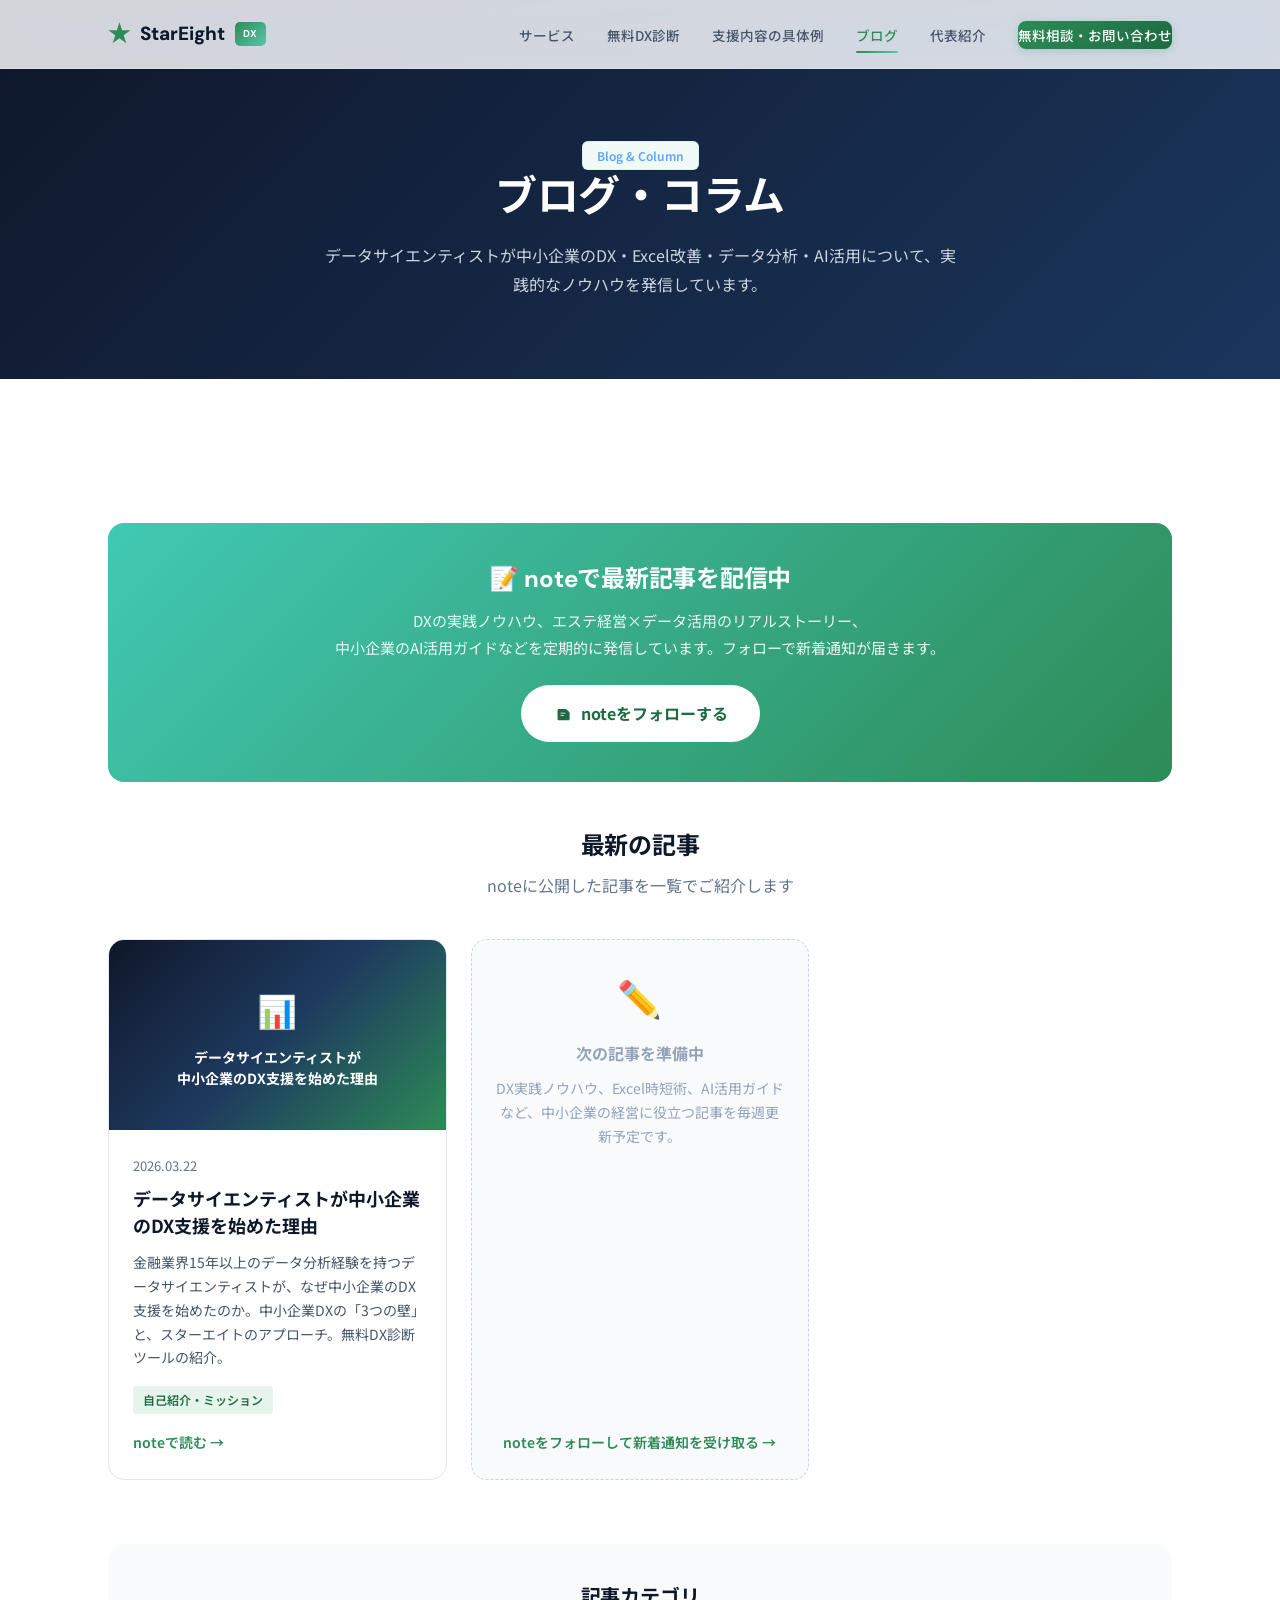
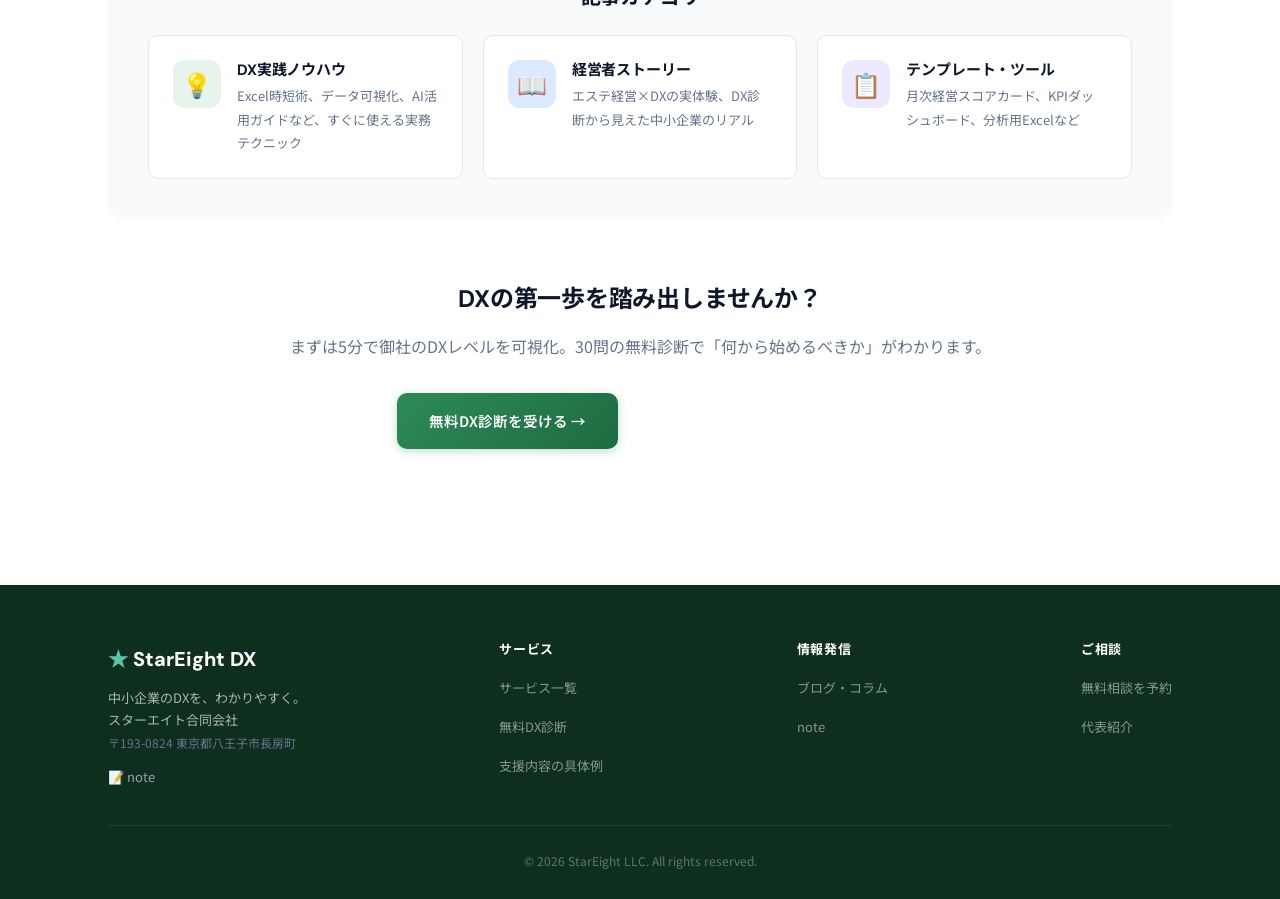
<file: blog.html>
<!DOCTYPE html>
<html lang="ja">
<head>
<meta charset="UTF-8">
<meta name="viewport" content="width=device-width, initial-scale=1.0">
<title>ブログ・コラム | スターエイト合同会社 - 中小企業DX支援</title>
<meta name="description" content="データサイエンティストが中小企業のDX・Excel改善・データ分析・AI活用について、実践的なノウハウをnoteで発信中。">
<link rel="stylesheet" href="css/style.css">

<!-- GA4 -->
<script async src="https://www.googletagmanager.com/gtag/js?id=G-70X6QJZSQX"></script>
<script>window.dataLayer=window.dataLayer||[];function gtag(){dataLayer.push(arguments);}gtag('js',new Date());gtag('config','G-70X6QJZSQX');</script>
<script src="js/ga4-events.js" defer></script>

<style>
/* ===== Blog Page Specific Styles ===== */
.blog-hero {
  background: linear-gradient(135deg, var(--navy) 0%, #1a365d 100%);
  padding: 140px 0 80px;
  text-align: center;
  color: var(--white);
}
.blog-hero .tag { color: #60a5fa; }
.blog-hero h1 { color: var(--white); margin-bottom: 16px; font-size: clamp(28px,4vw,42px); }
.blog-hero p { color: var(--gray-300); max-width: 640px; margin: 0 auto; font-size: 16px; line-height: 1.8; }

/* Note CTA Banner */
.note-banner {
  background: linear-gradient(135deg, #41c9b4 0%, #2D8B57 100%);
  border-radius: var(--radius);
  padding: 40px;
  text-align: center;
  color: var(--white);
  margin: 48px 0;
}
.note-banner h2 { color: var(--white); font-size: 24px; margin-bottom: 12px; }
.note-banner p { color: rgba(255,255,255,0.9); margin-bottom: 24px; font-size: 15px; }
.note-banner .btn-note {
  display: inline-flex; align-items: center; gap: 8px;
  background: var(--white); color: var(--brand-dark);
  padding: 14px 32px; border-radius: 50px;
  font-weight: 700; font-size: 16px;
  text-decoration: none; transition: var(--transition);
}
.note-banner .btn-note:hover { transform: translateY(-2px); box-shadow: 0 8px 20px rgba(0,0,0,0.2); }
.note-banner .btn-note svg { width: 20px; height: 20px; }

/* Article Cards */
.articles-grid {
  display: grid;
  grid-template-columns: repeat(auto-fill, minmax(320px, 1fr));
  gap: 24px;
  margin: 40px 0;
}
.article-card {
  background: var(--white);
  border: 1px solid var(--gray-200);
  border-radius: var(--radius);
  overflow: hidden;
  transition: var(--transition);
  text-decoration: none;
  color: inherit;
  display: flex;
  flex-direction: column;
}
.article-card:hover {
  transform: translateY(-4px);
  box-shadow: var(--shadow-lg);
  border-color: var(--brand);
}
.article-card-img {
  width: 100%;
  aspect-ratio: 16/9;
  object-fit: cover;
  background: var(--gray-100);
}
.article-card-body {
  padding: 24px;
  flex: 1;
  display: flex;
  flex-direction: column;
}
.article-card-date {
  font-size: 13px;
  color: var(--gray-500);
  margin-bottom: 8px;
}
.article-card-title {
  font-size: 18px;
  font-weight: 700;
  color: var(--navy);
  line-height: 1.5;
  margin-bottom: 12px;
}
.article-card-excerpt {
  font-size: 14px;
  color: var(--gray-600);
  line-height: 1.7;
  flex: 1;
}
.article-card-tag {
  display: inline-block;
  background: var(--brand-light);
  color: var(--brand-dark);
  padding: 3px 10px;
  border-radius: 4px;
  font-size: 12px;
  font-weight: 600;
  margin-top: 16px;
  align-self: flex-start;
}
.article-card-readmore {
  display: flex;
  align-items: center;
  gap: 6px;
  font-size: 14px;
  font-weight: 600;
  color: var(--brand);
  margin-top: 16px;
}

/* Mutual Link Section */
.mutual-links {
  background: var(--gray-50);
  border-radius: var(--radius);
  padding: 40px;
  margin: 48px 0;
}
.mutual-links h3 {
  text-align: center;
  margin-bottom: 24px;
  font-size: 20px;
}
.link-cards {
  display: grid;
  grid-template-columns: repeat(auto-fit, minmax(280px, 1fr));
  gap: 20px;
}
.link-card {
  background: var(--white);
  border: 1px solid var(--gray-200);
  border-radius: var(--radius-sm);
  padding: 24px;
  text-decoration: none;
  color: inherit;
  transition: var(--transition);
  display: flex;
  align-items: flex-start;
  gap: 16px;
}
.link-card:hover { border-color: var(--brand); box-shadow: var(--shadow-md); }
.link-card-icon {
  width: 48px; height: 48px;
  border-radius: 12px;
  display: flex; align-items: center; justify-content: center;
  flex-shrink: 0;
  font-size: 24px;
}
.link-card-icon.green { background: var(--brand-light); }
.link-card-icon.blue { background: var(--blue-light); }
.link-card-icon.purple { background: #ede9fe; }
.link-card h4 { font-size: 15px; margin-bottom: 4px; }
.link-card p { font-size: 13px; color: var(--gray-500); }

/* Coming soon placeholder */
.coming-soon {
  text-align: center;
  padding: 60px 20px;
  color: var(--gray-400);
  font-size: 15px;
}
.coming-soon-icon { font-size: 48px; margin-bottom: 16px; display: block; }
</style>
</head>
<body>
<header class="site-header">
  <nav class="nav-inner">
    <a href="index.html" class="nav-logo"><span class="star">★</span> StarEight <span class="dx-badge">DX</span></a>
    <ul class="nav-links">
      <li><a href="services.html">サービス</a></li>
      <li><a href="diagnosis.html">無料DX診断</a></li>
      <li><a href="cases.html">支援内容の具体例</a></li>
      <li><a href="blog.html" class="active">ブログ</a></li>
      <li><a href="about.html">代表紹介</a></li>
      <li><a href="contact.html" class="nav-cta">無料相談・お問い合わせ</a></li>
    </ul>
    <button class="hamburger" aria-label="メニュー"><span></span><span></span><span></span></button>
  </nav>
</header>

<!-- HERO -->
<section class="blog-hero">
  <div class="container">
    <span class="tag">Blog &amp; Column</span>
    <h1>ブログ・コラム</h1>
    <p>データサイエンティストが中小企業のDX・Excel改善・データ分析・AI活用について、実践的なノウハウを発信しています。</p>
  </div>
</section>

<!-- NOTE BANNER -->
<section class="section">
  <div class="container">
    <div class="note-banner">
      <h2>📝 noteで最新記事を配信中</h2>
      <p>DXの実践ノウハウ、エステ経営×データ活用のリアルストーリー、<br>中小企業のAI活用ガイドなどを定期的に発信しています。フォローで新着通知が届きます。</p>
      <a href="https://note.com/star_eight_llc" target="_blank" rel="noopener noreferrer" class="btn-note">
        <svg viewBox="0 0 24 24" fill="currentColor"><path d="M15.147 6.015c.456.012.892.2 1.16.484l3.187 3.187c.26.26.46.716.46 1.16v7.154c0 .9-.72 1.625-1.625 1.625H7.08c-.9 0-1.625-.72-1.625-1.625V7.64c0-.9.72-1.625 1.625-1.625h8.067zM9 10.5v1h6v-1H9zm0 3v1h4v-1H9z"/></svg>
        noteをフォローする
      </a>
    </div>

    <!-- ARTICLES -->
    <h2 style="text-align:center; margin-bottom:8px;">最新の記事</h2>
    <p style="text-align:center; color:var(--gray-500); margin-bottom:32px;">noteに公開した記事を一覧でご紹介します</p>

    <div class="articles-grid">

      <!-- Article 1 -->
      <a href="https://note.com/star_eight_llc/n/n34d8aee6d6c7" target="_blank" rel="noopener noreferrer" class="article-card">
        <div style="width:100%;aspect-ratio:16/9;background:linear-gradient(135deg,#0f172a 0%,#1e3a5f 50%,#2D8B57 100%);display:flex;align-items:center;justify-content:center;padding:24px;">
          <div style="text-align:center;color:#fff;">
            <div style="font-size:32px;margin-bottom:8px;">📊</div>
            <div style="font-size:14px;font-weight:700;line-height:1.5;">データサイエンティストが<br>中小企業のDX支援を始めた理由</div>
          </div>
        </div>
        <div class="article-card-body">
          <div class="article-card-date">2026.03.22</div>
          <div class="article-card-title">データサイエンティストが中小企業のDX支援を始めた理由</div>
          <div class="article-card-excerpt">金融業界15年以上のデータ分析経験を持つデータサイエンティストが、なぜ中小企業のDX支援を始めたのか。中小企業DXの「3つの壁」と、スターエイトのアプローチ。無料DX診断ツールの紹介。</div>
          <span class="article-card-tag">自己紹介・ミッション</span>
          <div class="article-card-readmore">noteで読む →</div>
        </div>
      </a>

      <!-- Placeholder for future articles -->
      <div class="article-card" style="border-style:dashed;border-color:var(--gray-300);background:var(--gray-50);">
        <div class="article-card-body" style="justify-content:center;align-items:center;text-align:center;min-height:280px;">
          <div style="font-size:36px;margin-bottom:12px;">✏️</div>
          <div class="article-card-title" style="font-size:16px;color:var(--gray-400);">次の記事を準備中</div>
          <div class="article-card-excerpt" style="color:var(--gray-400);">DX実践ノウハウ、Excel時短術、AI活用ガイドなど、中小企業の経営に役立つ記事を毎週更新予定です。</div>
          <a href="https://note.com/star_eight_llc" target="_blank" rel="noopener noreferrer" style="color:var(--brand);font-weight:600;font-size:14px;margin-top:16px;text-decoration:none;">noteをフォローして新着通知を受け取る →</a>
        </div>
      </div>

    </div>

    <!-- CATEGORY SECTION -->
    <div class="mutual-links" style="margin-top:64px;">
      <h3>記事カテゴリ</h3>
      <div class="link-cards">
        <div class="link-card" style="cursor:default;">
          <div class="link-card-icon green">💡</div>
          <div>
            <h4>DX実践ノウハウ</h4>
            <p>Excel時短術、データ可視化、AI活用ガイドなど、すぐに使える実務テクニック</p>
          </div>
        </div>
        <div class="link-card" style="cursor:default;">
          <div class="link-card-icon blue">📖</div>
          <div>
            <h4>経営者ストーリー</h4>
            <p>エステ経営×DXの実体験、DX診断から見えた中小企業のリアル</p>
          </div>
        </div>
        <div class="link-card" style="cursor:default;">
          <div class="link-card-icon purple">📋</div>
          <div>
            <h4>テンプレート・ツール</h4>
            <p>月次経営スコアカード、KPIダッシュボード、分析用Excelなど</p>
          </div>
        </div>
      </div>
    </div>

    <!-- CTA Section -->
    <div style="text-align:center;margin:64px 0 40px;">
      <h2 style="margin-bottom:16px;">DXの第一歩を踏み出しませんか？</h2>
      <p style="color:var(--gray-500);margin-bottom:32px;">まずは5分で御社のDXレベルを可視化。30問の無料診断で「何から始めるべきか」がわかります。</p>
      <div style="display:flex;gap:16px;justify-content:center;flex-wrap:wrap;">
        <a href="diagnosis.html" class="btn btn-primary">無料DX診断を受ける →</a>
        <a href="contact.html" class="btn btn-ghost">無料相談・お問い合わせ →</a>
      </div>
    </div>

  </div>
</section>

<footer class="site-footer">
  <div class="container">
    <div class="footer-inner">
      <div class="footer-brand"><div class="footer-logo"><span class="star">★</span> StarEight DX</div><p>中小企業のDXを、わかりやすく。<br>スターエイト合同会社</p><p style="font-size:12px;color:var(--gray-500);">〒193-0824 東京都八王子市長房町</p>
        <div style="margin-top:12px;display:flex;gap:12px;">
          <a href="https://note.com/star_eight_llc" target="_blank" rel="noopener noreferrer" style="color:var(--gray-400);font-size:13px;text-decoration:none;display:flex;align-items:center;gap:4px;">📝 note</a>
        </div>
      </div>
      <div class="footer-links"><h4>サービス</h4><ul><li><a href="services.html">サービス一覧</a></li><li><a href="diagnosis.html">無料DX診断</a></li><li><a href="cases.html">支援内容の具体例</a></li></ul></div>
      <div class="footer-links"><h4>情報発信</h4><ul><li><a href="blog.html">ブログ・コラム</a></li><li><a href="https://note.com/star_eight_llc" target="_blank" rel="noopener noreferrer">note</a></li></ul></div>
      <div class="footer-links"><h4>ご相談</h4><ul><li><a href="contact.html">無料相談を予約</a></li><li><a href="about.html">代表紹介</a></li></ul></div>
    </div>
    <div class="footer-bottom">&copy; 2026 StarEight LLC. All rights reserved.</div>
  </div>
</footer>
<script src="js/main.js"></script>
</body>
</html>
</file>
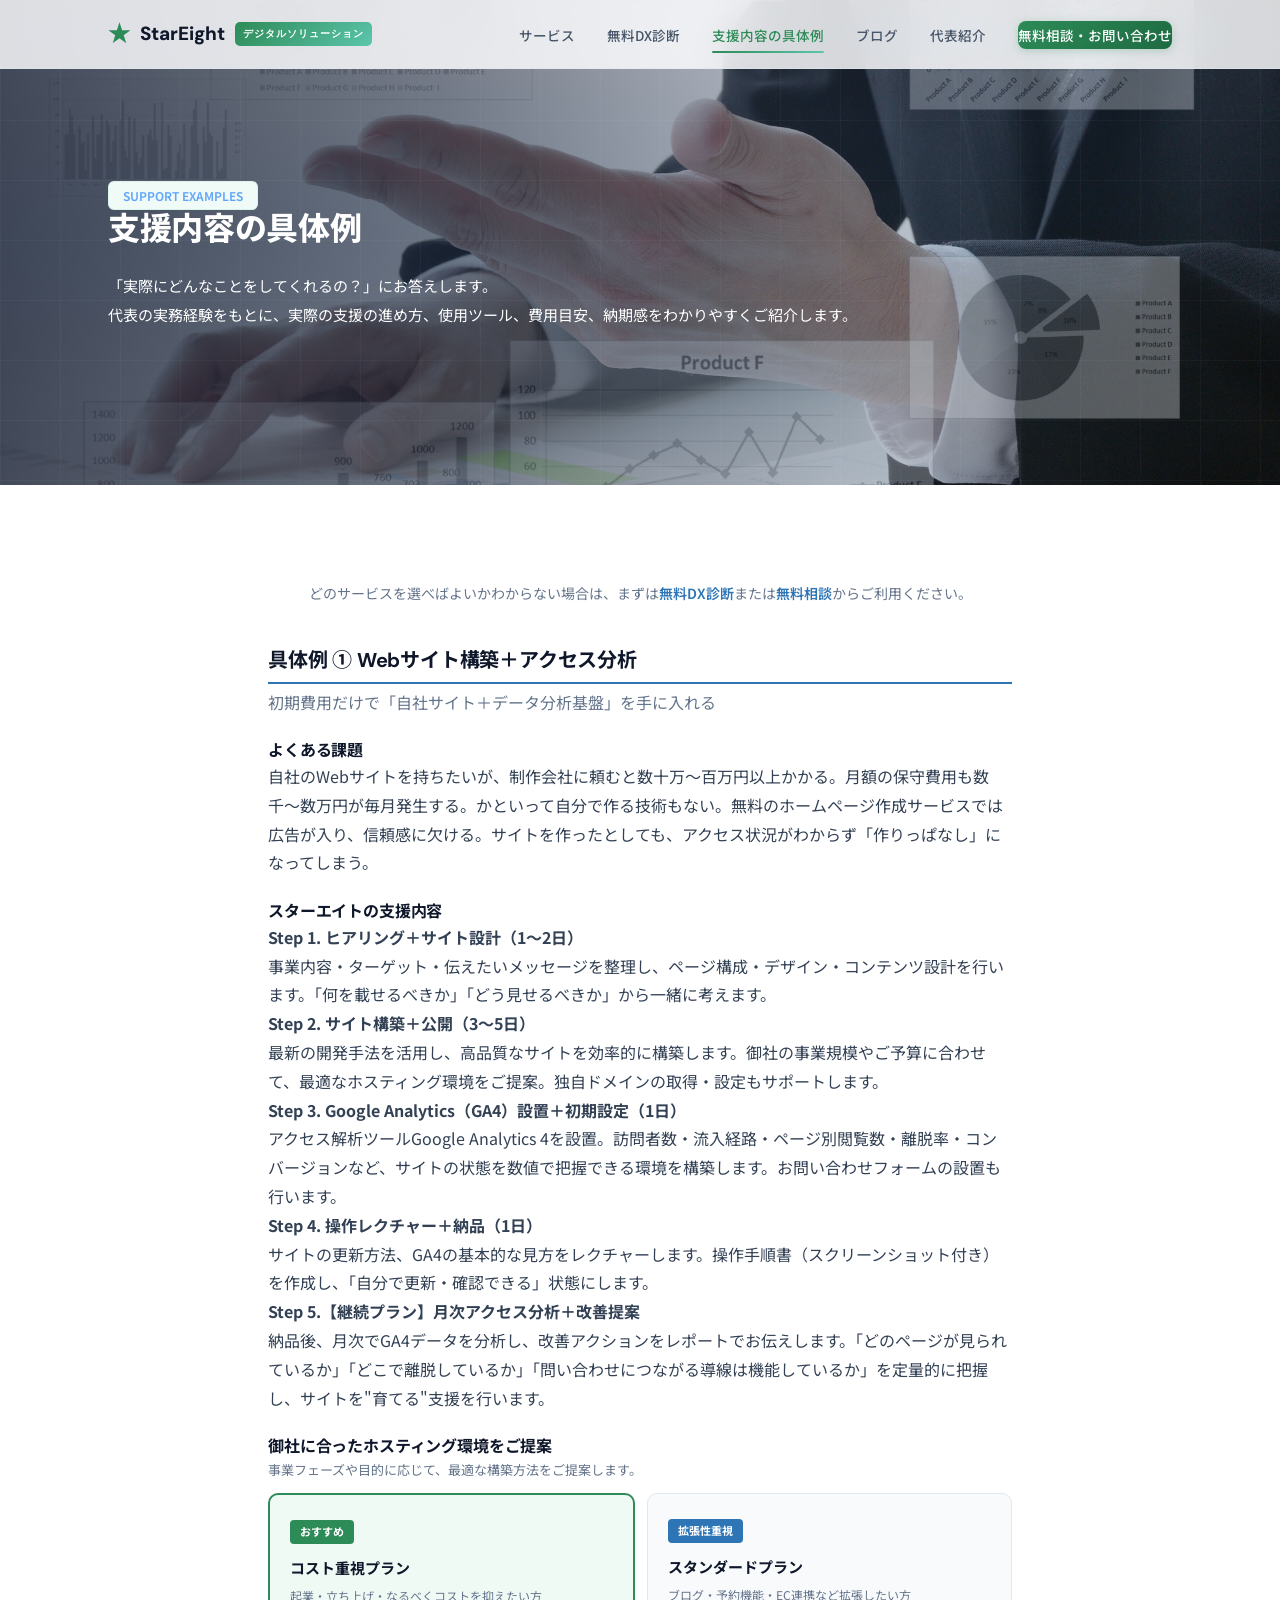
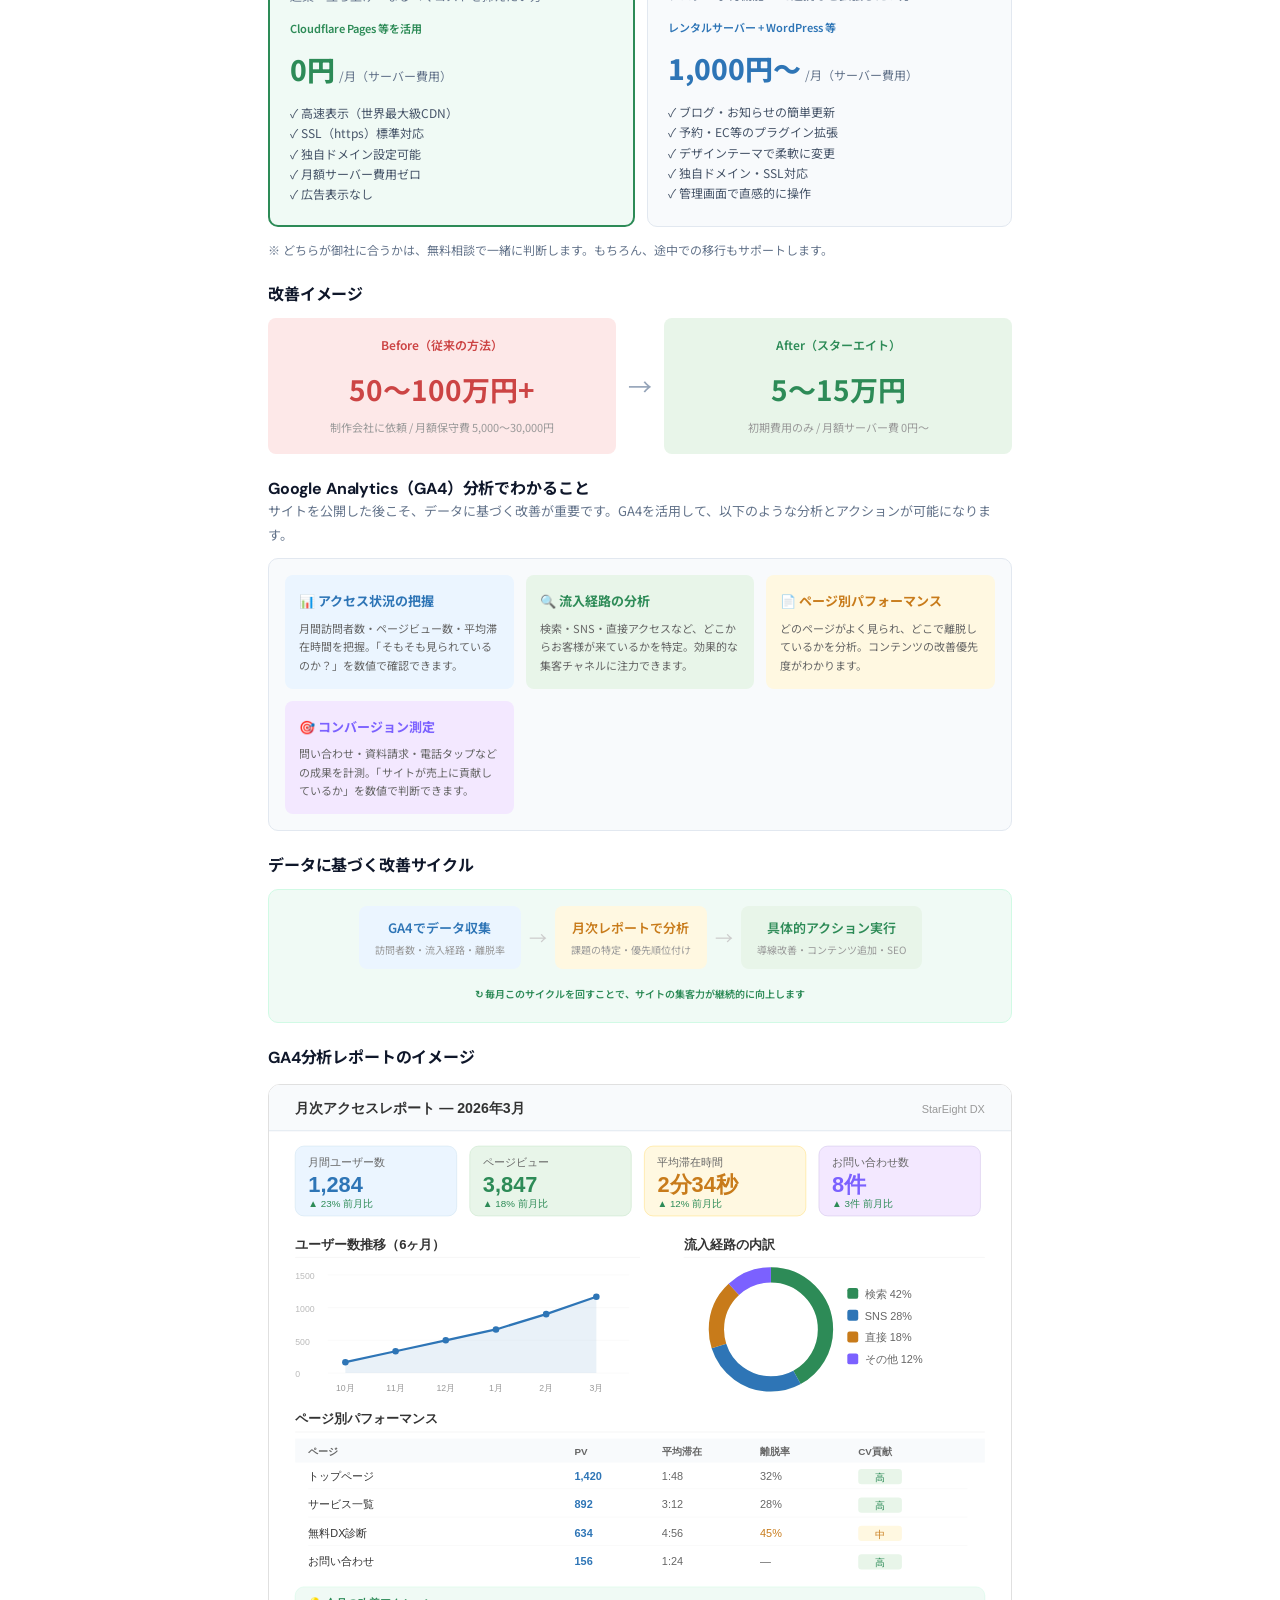
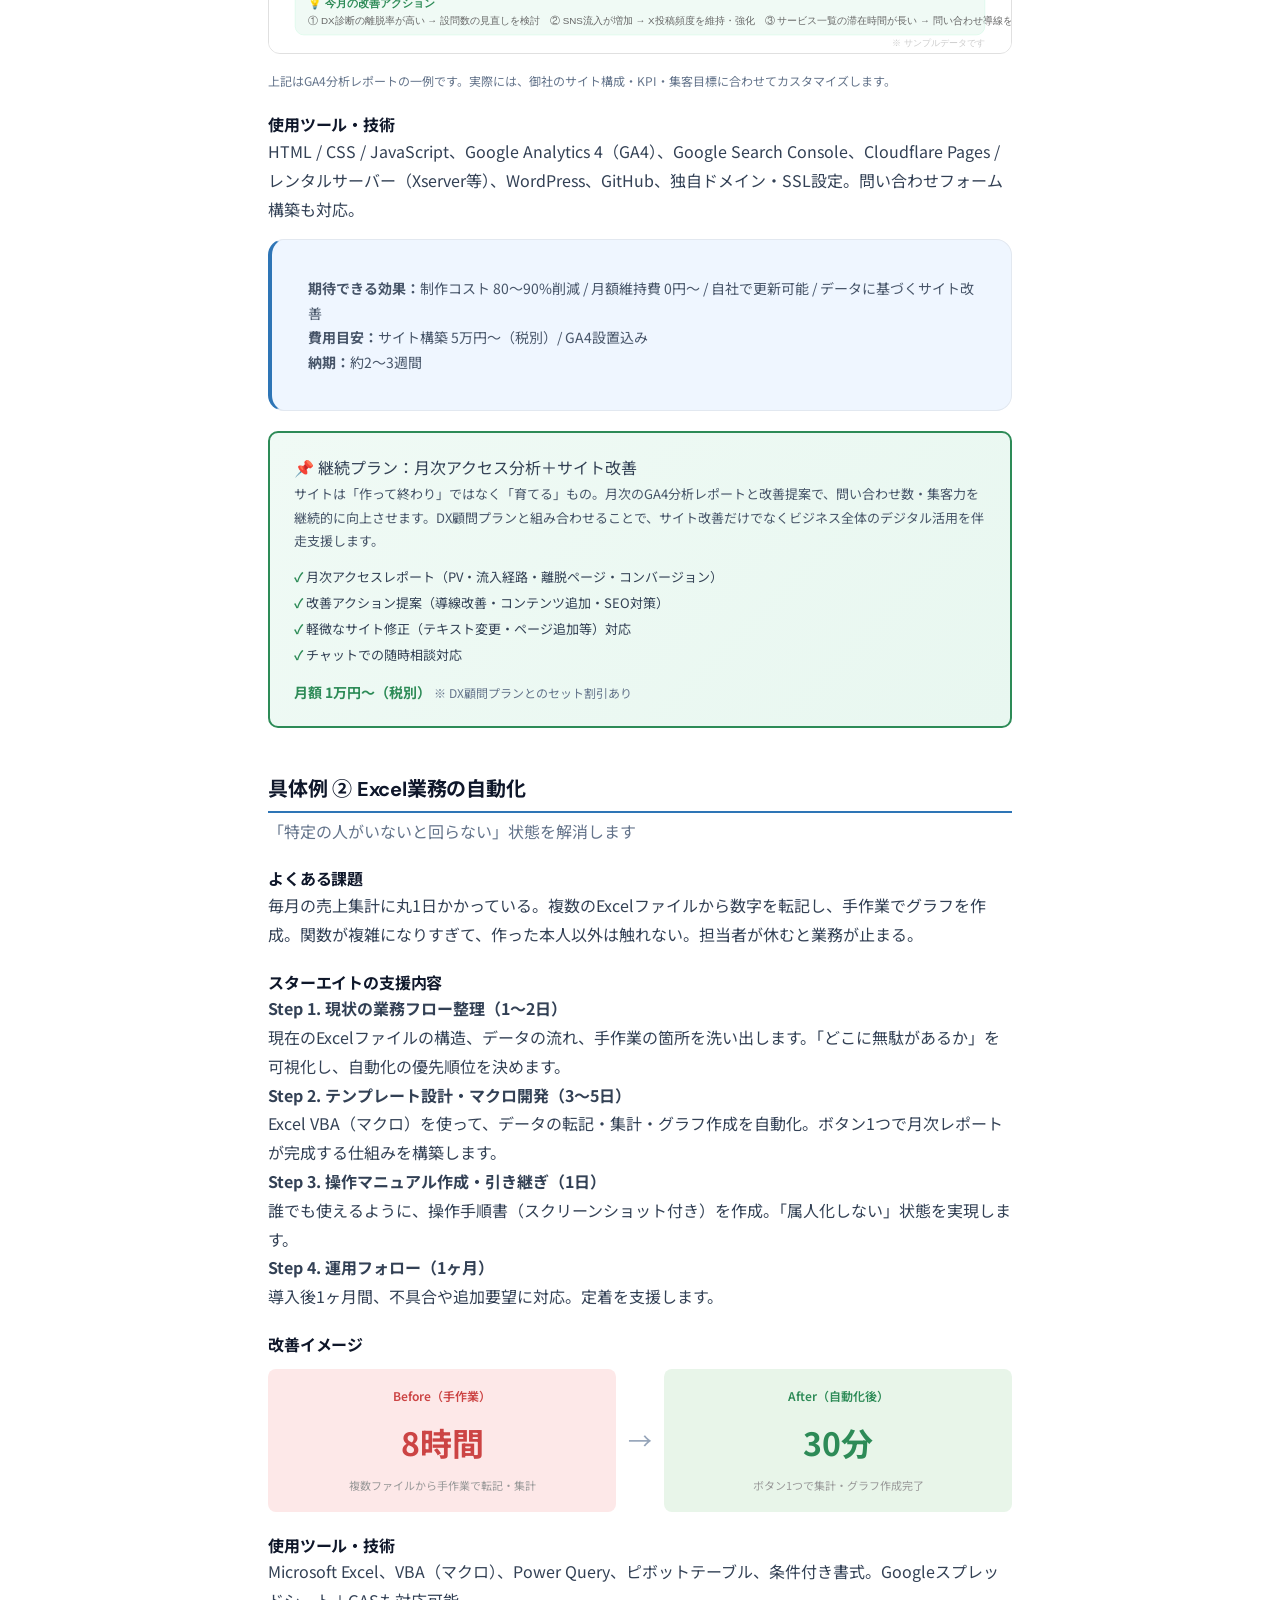
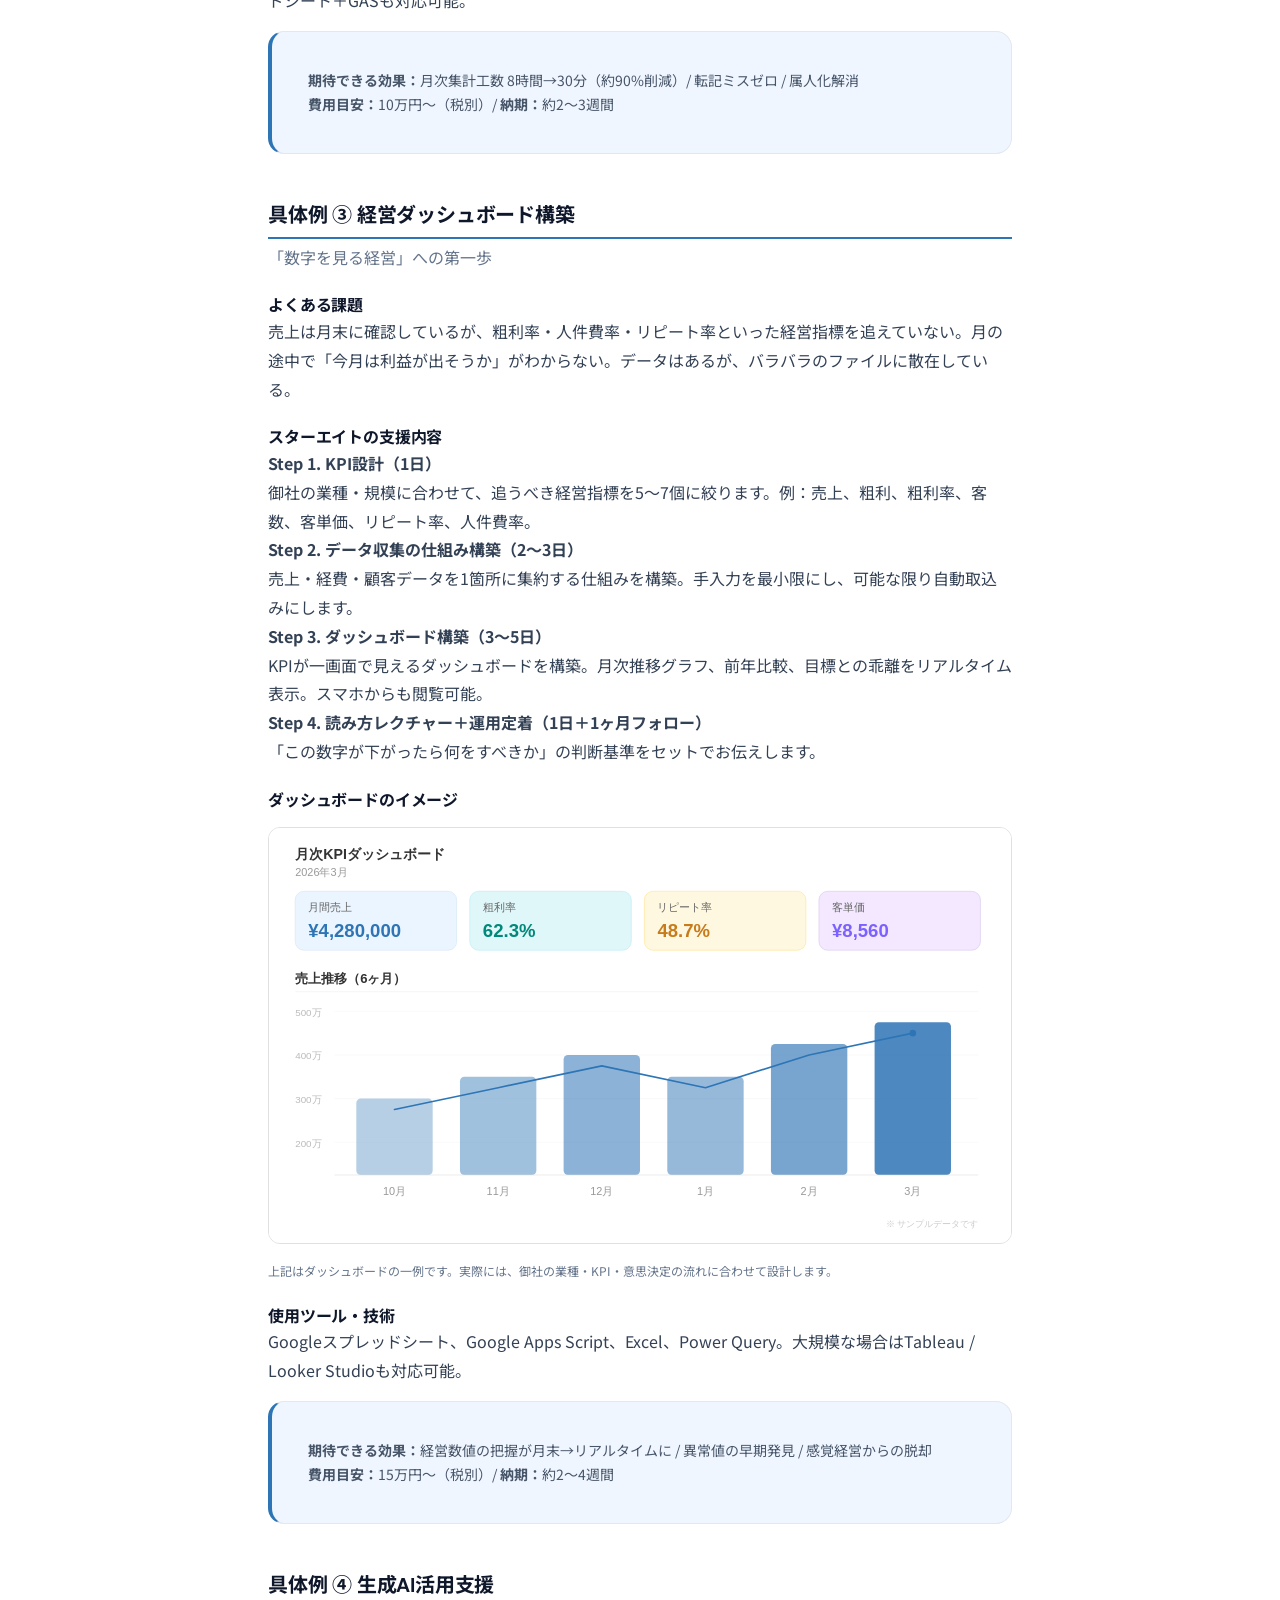
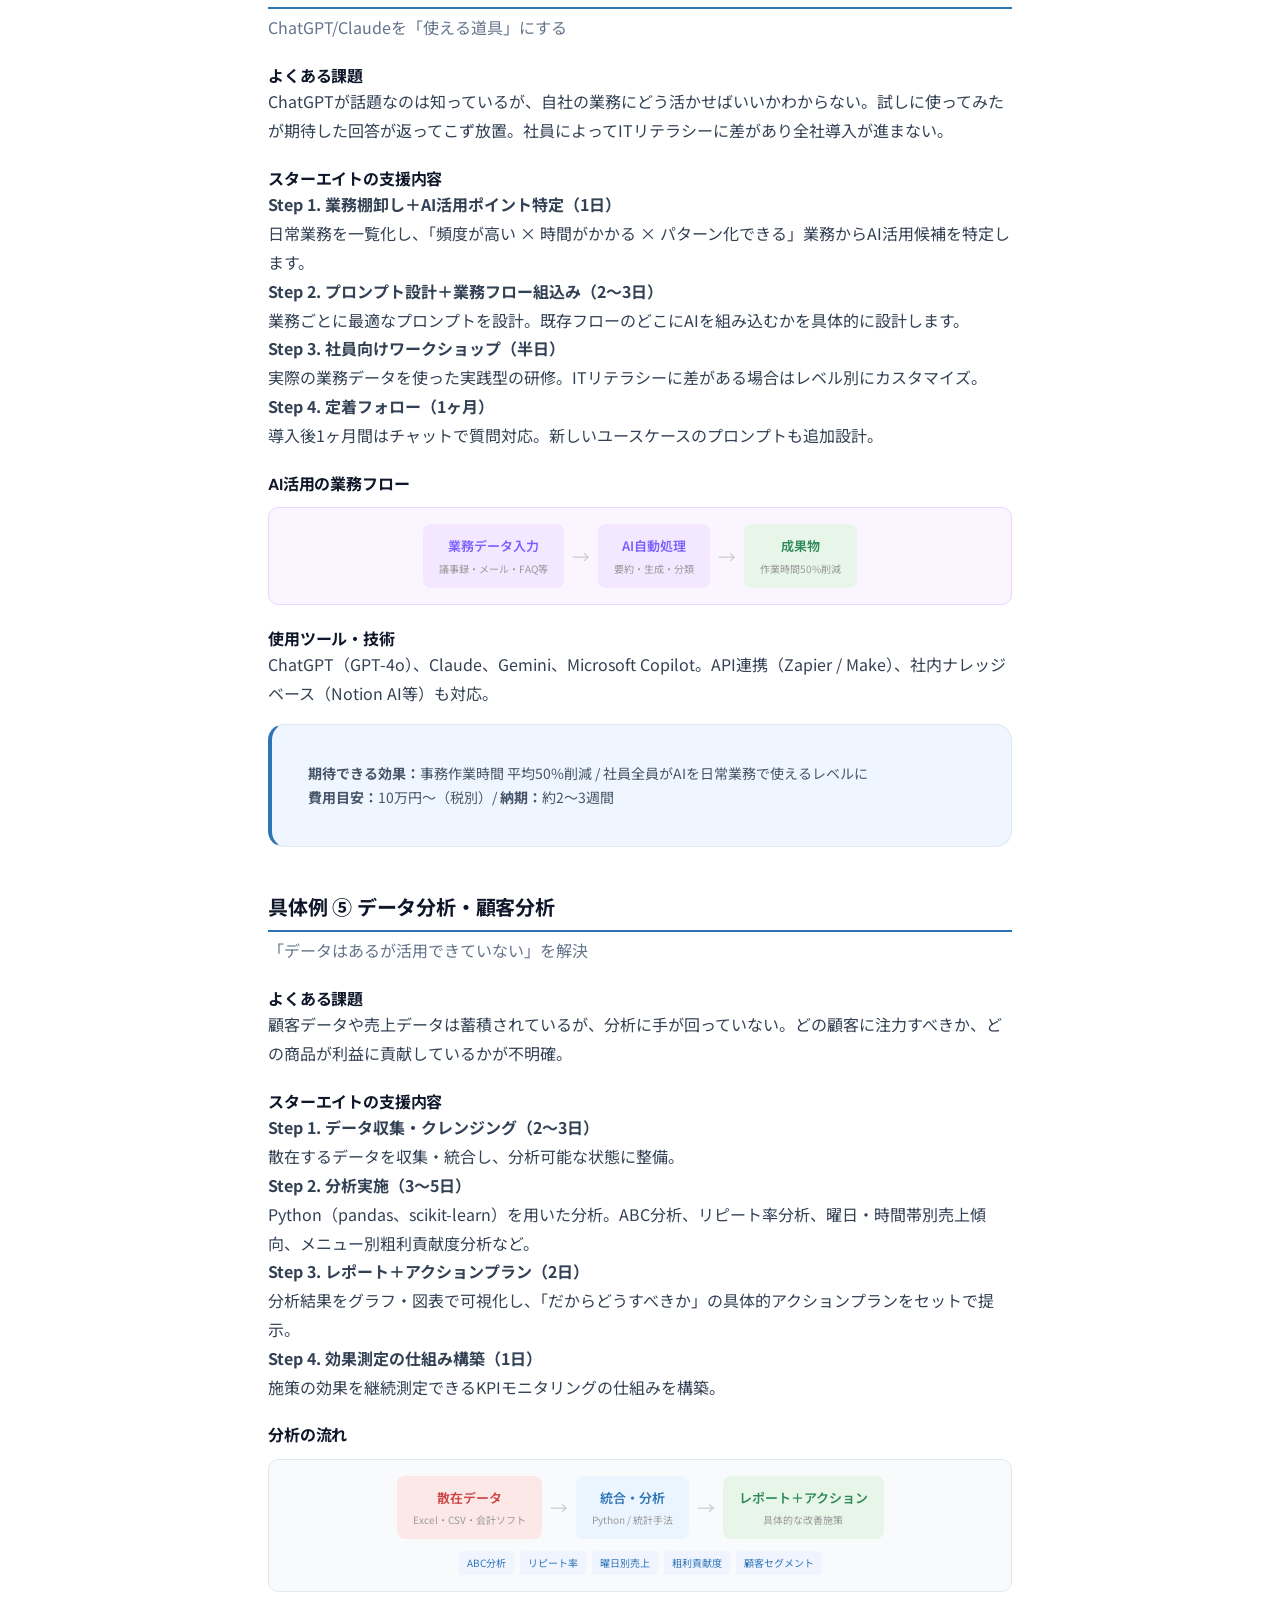
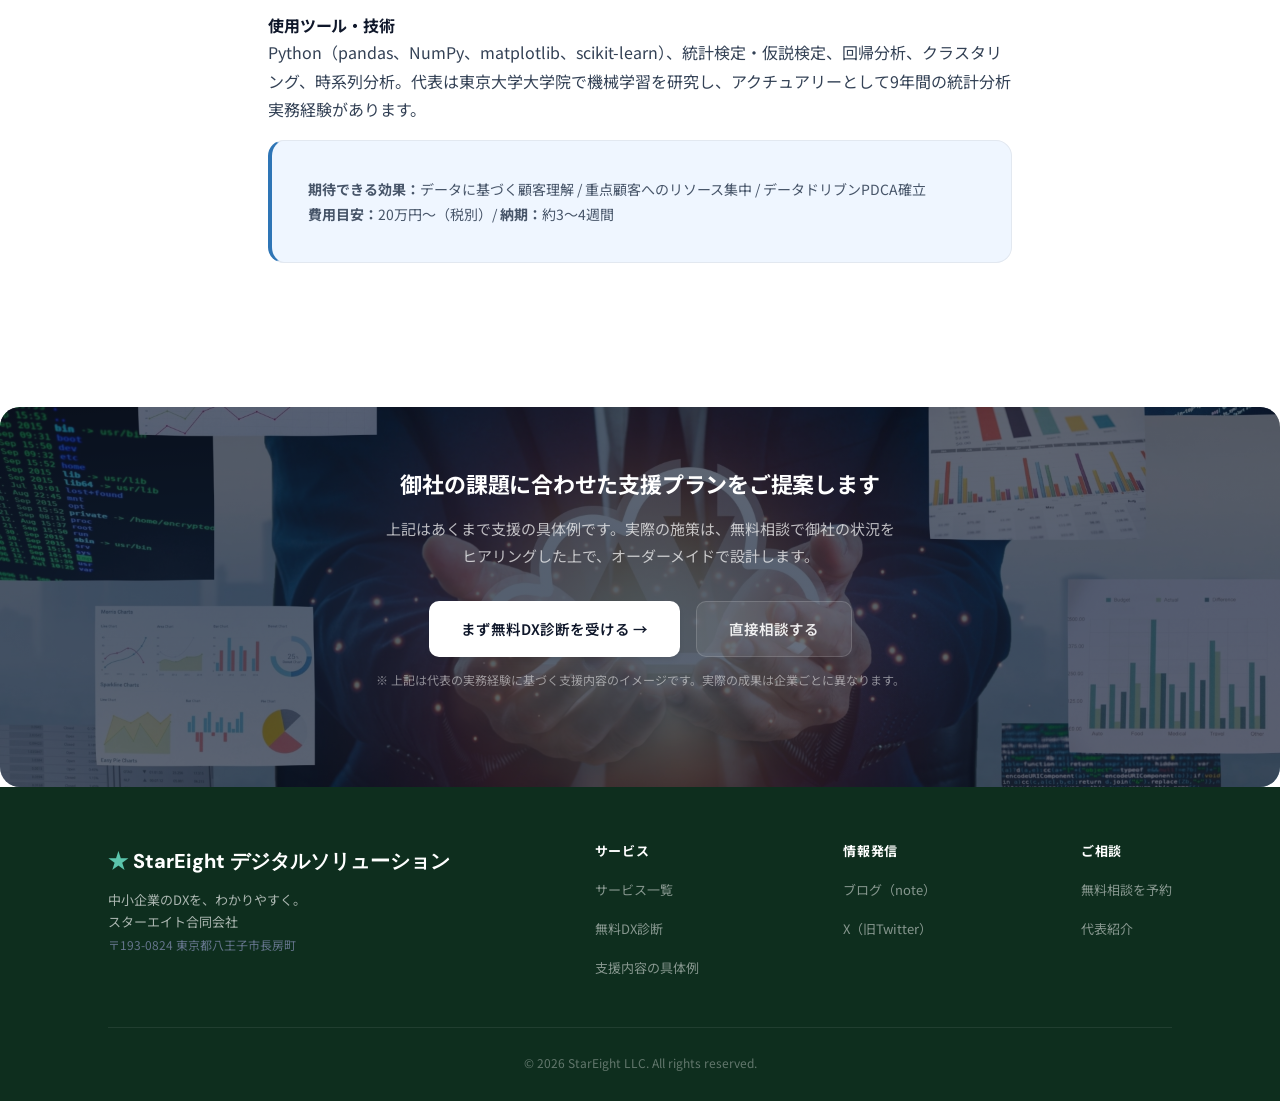
<file: cases.html>
<!DOCTYPE html>
<html lang="ja">
<head>
<meta charset="UTF-8">
<meta name="viewport" content="width=device-width, initial-scale=1.0">
<title>支援内容の具体例 | スターエイト DXコンサルティング</title>
<meta name="description" content="Excel自動化、経営ダッシュボード、生成AI活用、データ分析。代表の実務経験に基づく、具体的な支援内容とステップをご紹介します。">
<link rel="stylesheet" href="css/style.css">
<!-- Google Analytics 4 -->
<script async src="https://www.googletagmanager.com/gtag/js?id=G-70X6QJZSQX"></script>
<script src="js/ga4-events.js"></script>
</head>
<body>
<header class="site-header">
  <nav class="nav-inner">
    <a href="index.html" class="nav-logo"><span class="star">★</span> StarEight <span class="dx-badge">デジタルソリューション</span></a>
    <ul class="nav-links">
      <li><a href="services.html">サービス</a></li>
      <li><a href="diagnosis.html">無料DX診断</a></li>
      <li><a href="cases.html" class="active">支援内容の具体例</a></li>
      <li><a href="https://note.com/star_eight_llc" target="_blank" rel="noopener noreferrer">ブログ</a></li>
      <li><a href="about.html">代表紹介</a></li>
      <li><a href="contact.html" class="nav-cta">無料相談・お問い合わせ</a></li>
    </ul>
    <button class="hamburger" aria-label="メニュー"><span></span><span></span><span></span></button>
  </nav>
</header>
  
<section class="hero" style="position:relative;background:url('img/cases.jpg') center center/cover no-repeat;padding:180px 0 120px;min-height:420px;">
  <div style="position:absolute;top:0;left:0;width:100%;height:100%;background:linear-gradient(to right,rgba(15,23,42,0.78) 0%,rgba(15,23,42,0.55) 35%,rgba(15,23,42,0.25) 65%,rgba(15,23,42,0.10) 100%);"></div>
  <div class="container" style="position:relative;z-index:1;">
    <span class="tag" style="color:#60a5fa;">SUPPORT EXAMPLES</span>
    <h1 style="color:#fff;font-size:32px;">支援内容の具体例</h1>
    <p style="color:#fff;">「実際にどんなことをしてくれるの？」にお答えします。<br>代表の実務経験をもとに、実際の支援の進め方、使用ツール、費用目安、納期感をわかりやすくご紹介します。</p>
  </div>
</section>

<section class="section">
  <div class="container" style="max-width:800px;">
    <p style="text-align:center;color:var(--gray-500);font-size:14px;margin-bottom:40px;">どのサービスを選べばよいかわからない場合は、まずは<a href="diagnosis.html" style="color:var(--blue);font-weight:600;">無料DX診断</a>または<a href="contact.html" style="color:var(--blue);font-weight:600;">無料相談</a>からご利用ください。</p>

    <!-- 具体例① Webサイト構築＋アクセス分析 -->
    <div class="fade-in" style="margin-bottom:48px;" id="case5">
      <h2 style="font-size:20px;border-bottom:2px solid var(--blue);padding-bottom:8px;">具体例 ① Webサイト構築＋アクセス分析</h2>
      <p style="color:var(--gray-500);margin-top:4px;">初期費用だけで「自社サイト＋データ分析基盤」を手に入れる</p>

      <h3 style="font-size:16px;margin-top:24px;">よくある課題</h3>
      <p>自社のWebサイトを持ちたいが、制作会社に頼むと数十万〜百万円以上かかる。月額の保守費用も数千〜数万円が毎月発生する。かといって自分で作る技術もない。無料のホームページ作成サービスでは広告が入り、信頼感に欠ける。サイトを作ったとしても、アクセス状況がわからず「作りっぱなし」になってしまう。</p>

      <h3 style="font-size:16px;margin-top:24px;">スターエイトの支援内容</h3>
      <p><strong>Step 1. ヒアリング＋サイト設計（1〜2日）</strong><br>事業内容・ターゲット・伝えたいメッセージを整理し、ページ構成・デザイン・コンテンツ設計を行います。「何を載せるべきか」「どう見せるべきか」から一緒に考えます。</p>
      <p><strong>Step 2. サイト構築＋公開（3〜5日）</strong><br>最新の開発手法を活用し、高品質なサイトを効率的に構築します。御社の事業規模やご予算に合わせて、最適なホスティング環境をご提案。独自ドメインの取得・設定もサポートします。</p>
      <p><strong>Step 3. Google Analytics（GA4）設置＋初期設定（1日）</strong><br>アクセス解析ツールGoogle Analytics 4を設置。訪問者数・流入経路・ページ別閲覧数・離脱率・コンバージョンなど、サイトの状態を数値で把握できる環境を構築します。お問い合わせフォームの設置も行います。</p>
      <p><strong>Step 4. 操作レクチャー＋納品（1日）</strong><br>サイトの更新方法、GA4の基本的な見方をレクチャーします。操作手順書（スクリーンショット付き）を作成し、「自分で更新・確認できる」状態にします。</p>
      <p><strong>Step 5.【継続プラン】月次アクセス分析＋改善提案</strong><br>納品後、月次でGA4データを分析し、改善アクションをレポートでお伝えします。「どのページが見られているか」「どこで離脱しているか」「問い合わせにつながる導線は機能しているか」を定量的に把握し、サイトを"育てる"支援を行います。</p>

      <!-- ホスティングプラン比較 -->
      <h3 style="font-size:16px;margin-top:24px;">御社に合ったホスティング環境をご提案</h3>
      <p style="font-size:13px;color:var(--gray-500);margin-bottom:12px;">事業フェーズや目的に応じて、最適な構築方法をご提案します。</p>
      <div style="display:flex;gap:12px;margin:12px 0;flex-wrap:wrap;">
        <div style="flex:1;min-width:240px;padding:20px;background:#f0faf5;border:2px solid #2D8B57;border-radius:10px;">
          <div style="font-size:11px;font-weight:700;color:#fff;background:#2D8B57;display:inline-block;padding:2px 10px;border-radius:4px;margin-bottom:10px;">おすすめ</div>
          <div style="font-size:15px;font-weight:700;color:#0f172a;margin-bottom:4px;">コスト重視プラン</div>
          <div style="font-size:12px;color:var(--gray-500);margin-bottom:12px;">起業・立ち上げ・なるべくコストを抑えたい方</div>
          <div style="font-size:11px;color:#2D8B57;font-weight:600;margin-bottom:6px;">Cloudflare Pages 等を活用</div>
          <div style="display:flex;align-items:baseline;gap:4px;margin-bottom:8px;">
            <span style="font-size:28px;font-weight:800;color:#2D8B57;">0円</span>
            <span style="font-size:12px;color:var(--gray-500);">/月（サーバー費用）</span>
          </div>
          <div style="font-size:12px;color:var(--gray-600);line-height:1.7;">
            ✓ 高速表示（世界最大級CDN）<br>
            ✓ SSL（https）標準対応<br>
            ✓ 独自ドメイン設定可能<br>
            ✓ 月額サーバー費用ゼロ<br>
            ✓ 広告表示なし
          </div>
        </div>
        <div style="flex:1;min-width:240px;padding:20px;background:#f8fafc;border:1px solid #e2e8f0;border-radius:10px;">
          <div style="font-size:11px;font-weight:700;color:#fff;background:#2E75B6;display:inline-block;padding:2px 10px;border-radius:4px;margin-bottom:10px;">拡張性重視</div>
          <div style="font-size:15px;font-weight:700;color:#0f172a;margin-bottom:4px;">スタンダードプラン</div>
          <div style="font-size:12px;color:var(--gray-500);margin-bottom:12px;">ブログ・予約機能・EC連携など拡張したい方</div>
          <div style="font-size:11px;color:#2E75B6;font-weight:600;margin-bottom:6px;">レンタルサーバー + WordPress 等</div>
          <div style="display:flex;align-items:baseline;gap:4px;margin-bottom:8px;">
            <span style="font-size:28px;font-weight:800;color:#2E75B6;">1,000円〜</span>
            <span style="font-size:12px;color:var(--gray-500);">/月（サーバー費用）</span>
          </div>
          <div style="font-size:12px;color:var(--gray-600);line-height:1.7;">
            ✓ ブログ・お知らせの簡単更新<br>
            ✓ 予約・EC等のプラグイン拡張<br>
            ✓ デザインテーマで柔軟に変更<br>
            ✓ 独自ドメイン・SSL対応<br>
            ✓ 管理画面で直感的に操作
          </div>
        </div>
      </div>
      <p style="font-size:12px;color:var(--gray-500);margin-top:4px;">※ どちらが御社に合うかは、無料相談で一緒に判断します。もちろん、途中での移行もサポートします。</p>

      <!-- 改善イメージ -->
      <h3 style="font-size:16px;margin-top:24px;">改善イメージ</h3>
      <div style="display:flex;gap:12px;margin:12px 0;flex-wrap:wrap;">
        <div style="flex:1;min-width:200px;padding:16px;background:#FDE8E8;border-radius:8px;text-align:center;">
          <div style="font-size:12px;color:#CC4444;font-weight:600;margin-bottom:8px;">Before（従来の方法）</div>
          <div style="font-size:28px;font-weight:700;color:#CC4444;">50〜100万円+</div>
          <div style="font-size:11px;color:#999;margin-top:4px;">制作会社に依頼 / 月額保守費 5,000〜30,000円</div>
        </div>
        <div style="display:flex;align-items:center;font-size:24px;color:var(--gray-400);">→</div>
        <div style="flex:1;min-width:200px;padding:16px;background:#E8F5E9;border-radius:8px;text-align:center;">
          <div style="font-size:12px;color:#2D8B57;font-weight:600;margin-bottom:8px;">After（スターエイト）</div>
          <div style="font-size:28px;font-weight:700;color:#2D8B57;">5〜15万円</div>
          <div style="font-size:11px;color:#999;margin-top:4px;">初期費用のみ / 月額サーバー費 0円〜</div>
        </div>
      </div>

      <!-- GA4分析でわかること -->
      <h3 style="font-size:16px;margin-top:24px;">Google Analytics（GA4）分析でわかること</h3>
      <p style="font-size:13px;color:var(--gray-500);margin-bottom:12px;">サイトを公開した後こそ、データに基づく改善が重要です。GA4を活用して、以下のような分析とアクションが可能になります。</p>
      <div style="margin:12px 0;padding:16px;background:#f8fafc;border:1px solid #e2e8f0;border-radius:10px;">
        <div style="display:grid;grid-template-columns:repeat(auto-fit,minmax(200px,1fr));gap:12px;">
          <div style="padding:14px;background:#EBF5FF;border-radius:8px;">
            <div style="font-size:13px;font-weight:700;color:#2E75B6;margin-bottom:6px;">📊 アクセス状況の把握</div>
            <div style="font-size:11px;color:#666;line-height:1.7;">月間訪問者数・ページビュー数・平均滞在時間を把握。「そもそも見られているのか？」を数値で確認できます。</div>
          </div>
          <div style="padding:14px;background:#E8F5E9;border-radius:8px;">
            <div style="font-size:13px;font-weight:700;color:#2D8B57;margin-bottom:6px;">🔍 流入経路の分析</div>
            <div style="font-size:11px;color:#666;line-height:1.7;">検索・SNS・直接アクセスなど、どこからお客様が来ているかを特定。効果的な集客チャネルに注力できます。</div>
          </div>
          <div style="padding:14px;background:#FFF8E1;border-radius:8px;">
            <div style="font-size:13px;font-weight:700;color:#C87B1A;margin-bottom:6px;">📄 ページ別パフォーマンス</div>
            <div style="font-size:11px;color:#666;line-height:1.7;">どのページがよく見られ、どこで離脱しているかを分析。コンテンツの改善優先度がわかります。</div>
          </div>
          <div style="padding:14px;background:#F3E8FF;border-radius:8px;">
            <div style="font-size:13px;font-weight:700;color:#7B61FF;margin-bottom:6px;">🎯 コンバージョン測定</div>
            <div style="font-size:11px;color:#666;line-height:1.7;">問い合わせ・資料請求・電話タップなどの成果を計測。「サイトが売上に貢献しているか」を数値で判断できます。</div>
          </div>
        </div>
      </div>

      <!-- データ改善サイクル -->
      <h3 style="font-size:16px;margin-top:24px;">データに基づく改善サイクル</h3>
      <div style="margin:12px 0;padding:16px;background:#f0faf5;border:1px solid #d1fae5;border-radius:10px;">
        <div style="display:flex;align-items:center;gap:8px;justify-content:center;flex-wrap:wrap;">
          <div style="padding:10px 16px;background:#EBF5FF;border-radius:8px;text-align:center;">
            <div style="font-size:13px;font-weight:600;color:#2E75B6;">GA4でデータ収集</div>
            <div style="font-size:10px;color:#999;margin-top:2px;">訪問者数・流入経路・離脱率</div>
          </div>
          <div style="font-size:18px;color:#ccc;">→</div>
          <div style="padding:10px 16px;background:#FFF8E1;border-radius:8px;text-align:center;">
            <div style="font-size:13px;font-weight:600;color:#C87B1A;">月次レポートで分析</div>
            <div style="font-size:10px;color:#999;margin-top:2px;">課題の特定・優先順位付け</div>
          </div>
          <div style="font-size:18px;color:#ccc;">→</div>
          <div style="padding:10px 16px;background:#E8F5E9;border-radius:8px;text-align:center;">
            <div style="font-size:13px;font-weight:600;color:#2D8B57;">具体的アクション実行</div>
            <div style="font-size:10px;color:#999;margin-top:2px;">導線改善・コンテンツ追加・SEO</div>
          </div>
        </div>
        <div style="text-align:center;margin-top:8px;">
          <span style="font-size:10px;color:#2D8B57;font-weight:600;">↻ 毎月このサイクルを回すことで、サイトの集客力が継続的に向上します</span>
        </div>
      </div>

      <!-- GA4分析レポート SVG -->
      <h3 style="font-size:16px;margin-top:24px;">GA4分析レポートのイメージ</h3>
      <div style="margin:16px 0;border:1px solid #e0e0e0;border-radius:12px;overflow:hidden;background:#fff;">
        <svg width="100%" viewBox="0 0 680 520" style="display:block;">
          <rect width="680" height="520" fill="#fff"/>
          <!-- ヘッダー -->
          <rect x="0" y="0" width="680" height="42" fill="#f8fafc"/>
          <line x1="0" y1="42" x2="680" y2="42" stroke="#e2e8f0" stroke-width="1"/>
          <text x="24" y="26" font-family="sans-serif" font-weight="700" font-size="13" fill="#333">月次アクセスレポート — 2026年3月</text>
          <text x="656" y="26" font-family="sans-serif" font-size="10" fill="#999" text-anchor="end">StarEight DX</text>
          <!-- KPIカード -->
          <rect x="24" y="56" width="148" height="64" rx="8" fill="#EBF5FF" stroke="#d0e3f0" stroke-width="0.5"/>
          <text x="36" y="74" font-family="sans-serif" font-size="10" fill="#666">月間ユーザー数</text>
          <text x="36" y="98" font-family="sans-serif" font-weight="700" font-size="20" fill="#2E75B6">1,284</text>
          <text x="36" y="112" font-family="sans-serif" font-size="9" fill="#2D8B57">▲ 23% 前月比</text>
          <rect x="184" y="56" width="148" height="64" rx="8" fill="#E8F5E9" stroke="#c8e6c9" stroke-width="0.5"/>
          <text x="196" y="74" font-family="sans-serif" font-size="10" fill="#666">ページビュー</text>
          <text x="196" y="98" font-family="sans-serif" font-weight="700" font-size="20" fill="#2D8B57">3,847</text>
          <text x="196" y="112" font-family="sans-serif" font-size="9" fill="#2D8B57">▲ 18% 前月比</text>
          <rect x="344" y="56" width="148" height="64" rx="8" fill="#FFF8E1" stroke="#ffe082" stroke-width="0.5"/>
          <text x="356" y="74" font-family="sans-serif" font-size="10" fill="#666">平均滞在時間</text>
          <text x="356" y="98" font-family="sans-serif" font-weight="700" font-size="20" fill="#C87B1A">2分34秒</text>
          <text x="356" y="112" font-family="sans-serif" font-size="9" fill="#2D8B57">▲ 12% 前月比</text>
          <rect x="504" y="56" width="148" height="64" rx="8" fill="#F3E8FF" stroke="#d1c4e9" stroke-width="0.5"/>
          <text x="516" y="74" font-family="sans-serif" font-size="10" fill="#666">お問い合わせ数</text>
          <text x="516" y="98" font-family="sans-serif" font-weight="700" font-size="20" fill="#7B61FF">8件</text>
          <text x="516" y="112" font-family="sans-serif" font-size="9" fill="#2D8B57">▲ 3件 前月比</text>
          <!-- ユーザー数推移グラフ -->
          <text x="24" y="150" font-family="sans-serif" font-weight="600" font-size="12" fill="#333">ユーザー数推移（6ヶ月）</text>
          <line x1="24" y1="158" x2="340" y2="158" stroke="#eee" stroke-width="0.5"/>
          <text x="24" y="178" font-family="sans-serif" font-size="8" fill="#bbb">1500</text>
          <text x="24" y="208" font-family="sans-serif" font-size="8" fill="#bbb">1000</text>
          <text x="24" y="238" font-family="sans-serif" font-size="8" fill="#bbb">500</text>
          <text x="24" y="268" font-family="sans-serif" font-size="8" fill="#bbb">0</text>
          <line x1="54" y1="174" x2="330" y2="174" stroke="#f5f5f5" stroke-width="0.5"/>
          <line x1="54" y1="204" x2="330" y2="204" stroke="#f5f5f5" stroke-width="0.5"/>
          <line x1="54" y1="234" x2="330" y2="234" stroke="#f5f5f5" stroke-width="0.5"/>
          <line x1="54" y1="264" x2="330" y2="264" stroke="#f5f5f5" stroke-width="0.5"/>
          <polygon points="70,254 116,244 162,234 208,224 254,210 300,194 300,264 70,264" fill="#2E75B6" opacity="0.1"/>
          <polyline points="70,254 116,244 162,234 208,224 254,210 300,194" fill="none" stroke="#2E75B6" stroke-width="2" stroke-linecap="round" stroke-linejoin="round"/>
          <circle cx="70" cy="254" r="3" fill="#2E75B6"/><circle cx="116" cy="244" r="3" fill="#2E75B6"/><circle cx="162" cy="234" r="3" fill="#2E75B6"/><circle cx="208" cy="224" r="3" fill="#2E75B6"/><circle cx="254" cy="210" r="3" fill="#2E75B6"/><circle cx="300" cy="194" r="3" fill="#2E75B6"/>
          <text x="70" y="280" font-family="sans-serif" font-size="8" fill="#999" text-anchor="middle">10月</text>
          <text x="116" y="280" font-family="sans-serif" font-size="8" fill="#999" text-anchor="middle">11月</text>
          <text x="162" y="280" font-family="sans-serif" font-size="8" fill="#999" text-anchor="middle">12月</text>
          <text x="208" y="280" font-family="sans-serif" font-size="8" fill="#999" text-anchor="middle">1月</text>
          <text x="254" y="280" font-family="sans-serif" font-size="8" fill="#999" text-anchor="middle">2月</text>
          <text x="300" y="280" font-family="sans-serif" font-size="8" fill="#999" text-anchor="middle">3月</text>
          <!-- 流入経路 円グラフ -->
          <text x="380" y="150" font-family="sans-serif" font-weight="600" font-size="12" fill="#333">流入経路の内訳</text>
          <line x1="380" y1="158" x2="656" y2="158" stroke="#eee" stroke-width="0.5"/>
          <circle cx="460" cy="224" r="50" fill="none" stroke="#E8F5E9" stroke-width="14"/>
          <circle cx="460" cy="224" r="50" fill="none" stroke="#2D8B57" stroke-width="14" stroke-dasharray="131.9 182.2" stroke-dashoffset="0" transform="rotate(-90 460 224)"/>
          <circle cx="460" cy="224" r="50" fill="none" stroke="#2E75B6" stroke-width="14" stroke-dasharray="87.9 226.2" stroke-dashoffset="-131.9" transform="rotate(-90 460 224)"/>
          <circle cx="460" cy="224" r="50" fill="none" stroke="#C87B1A" stroke-width="14" stroke-dasharray="56.5 257.6" stroke-dashoffset="-219.8" transform="rotate(-90 460 224)"/>
          <circle cx="460" cy="224" r="50" fill="none" stroke="#7B61FF" stroke-width="14" stroke-dasharray="37.7 276.5" stroke-dashoffset="-276.3" transform="rotate(-90 460 224)"/>
          <rect x="530" y="186" width="10" height="10" rx="2" fill="#2D8B57"/><text x="546" y="195" font-family="sans-serif" font-size="10" fill="#666">検索 42%</text>
          <rect x="530" y="206" width="10" height="10" rx="2" fill="#2E75B6"/><text x="546" y="215" font-family="sans-serif" font-size="10" fill="#666">SNS 28%</text>
          <rect x="530" y="226" width="10" height="10" rx="2" fill="#C87B1A"/><text x="546" y="235" font-family="sans-serif" font-size="10" fill="#666">直接 18%</text>
          <rect x="530" y="246" width="10" height="10" rx="2" fill="#7B61FF"/><text x="546" y="255" font-family="sans-serif" font-size="10" fill="#666">その他 12%</text>
          <!-- ページ別テーブル -->
          <text x="24" y="310" font-family="sans-serif" font-weight="600" font-size="12" fill="#333">ページ別パフォーマンス</text>
          <line x1="24" y1="318" x2="656" y2="318" stroke="#eee" stroke-width="0.5"/>
          <rect x="24" y="324" width="632" height="22" fill="#f8fafc"/>
          <text x="36" y="339" font-family="sans-serif" font-size="9" font-weight="600" fill="#666">ページ</text>
          <text x="280" y="339" font-family="sans-serif" font-size="9" font-weight="600" fill="#666">PV</text>
          <text x="360" y="339" font-family="sans-serif" font-size="9" font-weight="600" fill="#666">平均滞在</text>
          <text x="450" y="339" font-family="sans-serif" font-size="9" font-weight="600" fill="#666">離脱率</text>
          <text x="540" y="339" font-family="sans-serif" font-size="9" font-weight="600" fill="#666">CV貢献</text>
          <text x="36" y="362" font-family="sans-serif" font-size="10" fill="#333">トップページ</text>
          <text x="280" y="362" font-family="sans-serif" font-size="10" fill="#2E75B6" font-weight="600">1,420</text>
          <text x="360" y="362" font-family="sans-serif" font-size="10" fill="#666">1:48</text>
          <text x="450" y="362" font-family="sans-serif" font-size="10" fill="#666">32%</text>
          <rect x="540" y="352" width="40" height="14" rx="3" fill="#E8F5E9"/><text x="560" y="363" font-family="sans-serif" font-size="9" fill="#2D8B57" text-anchor="middle">高</text>
          <line x1="36" y1="370" x2="640" y2="370" stroke="#f5f5f5" stroke-width="0.5"/>
          <text x="36" y="388" font-family="sans-serif" font-size="10" fill="#333">サービス一覧</text>
          <text x="280" y="388" font-family="sans-serif" font-size="10" fill="#2E75B6" font-weight="600">892</text>
          <text x="360" y="388" font-family="sans-serif" font-size="10" fill="#666">3:12</text>
          <text x="450" y="388" font-family="sans-serif" font-size="10" fill="#666">28%</text>
          <rect x="540" y="378" width="40" height="14" rx="3" fill="#E8F5E9"/><text x="560" y="389" font-family="sans-serif" font-size="9" fill="#2D8B57" text-anchor="middle">高</text>
          <line x1="36" y1="396" x2="640" y2="396" stroke="#f5f5f5" stroke-width="0.5"/>
          <text x="36" y="414" font-family="sans-serif" font-size="10" fill="#333">無料DX診断</text>
          <text x="280" y="414" font-family="sans-serif" font-size="10" fill="#2E75B6" font-weight="600">634</text>
          <text x="360" y="414" font-family="sans-serif" font-size="10" fill="#666">4:56</text>
          <text x="450" y="414" font-family="sans-serif" font-size="10" fill="#C87B1A">45%</text>
          <rect x="540" y="404" width="40" height="14" rx="3" fill="#FFF8E1"/><text x="560" y="415" font-family="sans-serif" font-size="9" fill="#C87B1A" text-anchor="middle">中</text>
          <line x1="36" y1="422" x2="640" y2="422" stroke="#f5f5f5" stroke-width="0.5"/>
          <text x="36" y="440" font-family="sans-serif" font-size="10" fill="#333">お問い合わせ</text>
          <text x="280" y="440" font-family="sans-serif" font-size="10" fill="#2E75B6" font-weight="600">156</text>
          <text x="360" y="440" font-family="sans-serif" font-size="10" fill="#666">1:24</text>
          <text x="450" y="440" font-family="sans-serif" font-size="10" fill="#666">—</text>
          <rect x="540" y="430" width="40" height="14" rx="3" fill="#E8F5E9"/><text x="560" y="441" font-family="sans-serif" font-size="9" fill="#2D8B57" text-anchor="middle">高</text>
          <!-- アクション提案 -->
          <rect x="24" y="460" width="632" height="44" rx="8" fill="#f0faf5" stroke="#d1fae5" stroke-width="0.5"/>
          <text x="36" y="478" font-family="sans-serif" font-weight="700" font-size="10" fill="#2D8B57">💡 今月の改善アクション</text>
          <text x="36" y="494" font-family="sans-serif" font-size="9" fill="#666">① DX診断の離脱率が高い → 設問数の見直しを検討　② SNS流入が増加 → X投稿頻度を維持・強化　③ サービス一覧の滞在時間が長い → 問い合わせ導線を追加</text>
          <text x="656" y="514" font-family="sans-serif" font-size="8" fill="#ccc" text-anchor="end">※ サンプルデータです</text>
        </svg>
      </div>
      <p style="font-size:12px;color:var(--gray-500);margin-top:4px;">上記はGA4分析レポートの一例です。実際には、御社のサイト構成・KPI・集客目標に合わせてカスタマイズします。</p>

      <!-- 使用ツール -->
      <h3 style="font-size:16px;margin-top:24px;">使用ツール・技術</h3>
      <p>HTML / CSS / JavaScript、Google Analytics 4（GA4）、Google Search Console、Cloudflare Pages / レンタルサーバー（Xserver等）、WordPress、GitHub、独自ドメイン・SSL設定。問い合わせフォーム構築も対応。</p>

      <!-- 費用まとめ -->
      <div class="card" style="margin-top:16px;background:var(--blue-50,#f0f4ff);border-left:4px solid var(--blue);">
        <p style="font-size:14px;margin:0;"><strong>期待できる効果：</strong>制作コスト 80〜90%削減 / 月額維持費 0円〜 / 自社で更新可能 / データに基づくサイト改善<br><strong>費用目安：</strong>サイト構築 5万円〜（税別）/ GA4設置込み<br><strong>納期：</strong>約2〜3週間</p>
      </div>

      <!-- 継続プラン -->
      <div style="margin-top:20px;padding:20px 24px;background:linear-gradient(135deg,#f0faf5 0%,#e8f7f0 100%);border:2px solid #2D8B57;border-radius:10px;">
        <div sty  le="font-size:15px;font-weight:700;color:#2D8B57;margin-bottom:8px;">📌 継続プラン：月次アクセス分析＋サイト改善</div>
        <p style="font-size:13px;color:var(--gray-600);line-height:1.8;margin-bottom:12px;">サイトは「作って終わり」ではなく「育てる」もの。月次のGA4分析レポートと改善提案で、問い合わせ数・集客力を継続的に向上させます。DX顧問プランと組み合わせることで、サイト改善だけでなくビジネス全体のデジタル活用を伴走支援します。</p>
        <div style="font-size:13px;color:var(--gray-700);line-height:2;">
          <span style="color:#2D8B57;font-weight:700;">✓</span> 月次アクセスレポート（PV・流入経路・離脱ページ・コンバージョン）<br>
          <span style="color:#2D8B57;font-weight:700;">✓</span> 改善アクション提案（導線改善・コンテンツ追加・SEO対策）<br>
          <span style="color:#2D8B57;font-weight:700;">✓</span> 軽微なサイト修正（テキスト変更・ページ追加等）対応<br>
          <span style="color:#2D8B57;font-weight:700;">✓</span> チャットでの随時相談対応
        </div>
        <p style="font-size:14px;font-weight:700;color:#2D8B57;margin-top:12px;margin-bottom:0;">月額 1万円〜（税別） <span style="font-size:12px;font-weight:400;color:var(--gray-500);">※ DX顧問プランとのセット割引あり</span></p>
      </div>
    </div>
    
    <!-- 具体例② Excel -->
    <div class="fade-in" style="margin-bottom:48px;">
      <h2 style="font-size:20px;border-bottom:2px solid var(--blue);padding-bottom:8px;">具体例 ② Excel業務の自動化</h2>
      <p style="color:var(--gray-500);margin-top:4px;">「特定の人がいないと回らない」状態を解消します</p>

      <h3 style="font-size:16px;margin-top:24px;">よくある課題</h3>
      <p>毎月の売上集計に丸1日かかっている。複数のExcelファイルから数字を転記し、手作業でグラフを作成。関数が複雑になりすぎて、作った本人以外は触れない。担当者が休むと業務が止まる。</p>

      <h3 style="font-size:16px;margin-top:24px;">スターエイトの支援内容</h3>
      <p><strong>Step 1. 現状の業務フロー整理（1〜2日）</strong><br>現在のExcelファイルの構造、データの流れ、手作業の箇所を洗い出します。「どこに無駄があるか」を可視化し、自動化の優先順位を決めます。</p>
      <p><strong>Step 2. テンプレート設計・マクロ開発（3〜5日）</strong><br>Excel VBA（マクロ）を使って、データの転記・集計・グラフ作成を自動化。ボタン1つで月次レポートが完成する仕組みを構築します。</p>
      <p><strong>Step 3. 操作マニュアル作成・引き継ぎ（1日）</strong><br>誰でも使えるように、操作手順書（スクリーンショット付き）を作成。「属人化しない」状態を実現します。</p>
      <p><strong>Step 4. 運用フォロー（1ヶ月）</strong><br>導入後1ヶ月間、不具合や追加要望に対応。定着を支援します。</p>

      <h3 style="font-size:16px;margin-top:24px;">改善イメージ</h3>
      <div style="display:flex;gap:12px;margin:12px 0;flex-wrap:wrap;">
        <div style="flex:1;min-width:200px;padding:16px;background:#FDE8E8;border-radius:8px;text-align:center;">
          <div style="font-size:12px;color:#CC4444;font-weight:600;margin-bottom:8px;">Before（手作業）</div>
          <div style="font-size:32px;font-weight:700;color:#CC4444;">8時間</div>
          <div style="font-size:11px;color:#999;margin-top:4px;">複数ファイルから手作業で転記・集計</div>
        </div>
        <div style="display:flex;align-items:center;font-size:24px;color:var(--gray-400);">→</div>
        <div style="flex:1;min-width:200px;padding:16px;background:#E8F5E9;border-radius:8px;text-align:center;">
          <div style="font-size:12px;color:#2D8B57;font-weight:600;margin-bottom:8px;">After（自動化後）</div>
          <div style="font-size:32px;font-weight:700;color:#2D8B57;">30分</div>
          <div style="font-size:11px;color:#999;margin-top:4px;">ボタン1つで集計・グラフ作成完了</div>
        </div>
      </div>

      <h3 style="font-size:16px;margin-top:24px;">使用ツール・技術</h3>
      <p>Microsoft Excel、VBA（マクロ）、Power Query、ピボットテーブル、条件付き書式。Googleスプレッドシート＋GASも対応可能。</p>

      <div class="card" style="margin-top:16px;background:var(--blue-50,#f0f4ff);border-left:4px solid var(--blue);">
        <p style="font-size:14px;margin:0;"><strong>期待できる効果：</strong>月次集計工数 8時間→30分（約90%削減）/ 転記ミスゼロ / 属人化解消<br><strong>費用目安：</strong>10万円〜（税別）/ <strong>納期：</strong>約2〜3週間</p>
      </div>
    </div>

    <!-- 具体例③ ダッシュボード -->
    <div class="fade-in" style="margin-bottom:48px;">
      <h2 style="font-size:20px;border-bottom:2px solid var(--blue);padding-bottom:8px;">具体例 ③ 経営ダッシュボード構築</h2>
      <p style="color:var(--gray-500);margin-top:4px;">「数字を見る経営」への第一歩</p>

      <h3 style="font-size:16px;margin-top:24px;">よくある課題</h3>
      <p>売上は月末に確認しているが、粗利率・人件費率・リピート率といった経営指標を追えていない。月の途中で「今月は利益が出そうか」がわからない。データはあるが、バラバラのファイルに散在している。</p>

      <h3 style="font-size:16px;margin-top:24px;">スターエイトの支援内容</h3>
      <p><strong>Step 1. KPI設計（1日）</strong><br>御社の業種・規模に合わせて、追うべき経営指標を5〜7個に絞ります。例：売上、粗利、粗利率、客数、客単価、リピート率、人件費率。</p>
      <p><strong>Step 2. データ収集の仕組み構築（2〜3日）</strong><br>売上・経費・顧客データを1箇所に集約する仕組みを構築。手入力を最小限にし、可能な限り自動取込みにします。</p>
      <p><strong>Step 3. ダッシュボード構築（3〜5日）</strong><br>KPIが一画面で見えるダッシュボードを構築。月次推移グラフ、前年比較、目標との乖離をリアルタイム表示。スマホからも閲覧可能。</p>
      <p><strong>Step 4. 読み方レクチャー＋運用定着（1日＋1ヶ月フォロー）</strong><br>「この数字が下がったら何をすべきか」の判断基準をセットでお伝えします。</p>

      <!-- ダッシュボードサンプル -->
      <h3 style="font-size:16px;margin-top:24px;">ダッシュボードのイメージ</h3>
      <div style="margin:16px 0;border:1px solid #e0e0e0;border-radius:12px;overflow:hidden;background:#fff;">
        <svg width="100%" viewBox="0 0 680 380" style="display:block;">
          <rect width="680" height="380" fill="#fff"/>
          <text x="24" y="28" font-family="sans-serif" font-weight="600" font-size="13" fill="#333">月次KPIダッシュボード</text>
          <text x="24" y="44" font-family="sans-serif" font-size="10" fill="#999">2026年3月</text>
          <!-- KPI cards -->
          <rect x="24" y="58" width="148" height="54" rx="8" fill="#EBF5FF" stroke="#d0e3f0" stroke-width="0.5"/>
          <text x="36" y="76" font-family="sans-serif" font-size="10" fill="#666">月間売上</text>
          <text x="36" y="100" font-family="sans-serif" font-weight="600" font-size="17" fill="#2E75B6">¥4,280,000</text>
          <rect x="184" y="58" width="148" height="54" rx="8" fill="#E0F7FA" stroke="#b2ebf2" stroke-width="0.5"/>
          <text x="196" y="76" font-family="sans-serif" font-size="10" fill="#666">粗利率</text>
          <text x="196" y="100" font-family="sans-serif" font-weight="600" font-size="17" fill="#00897B">62.3%</text>
          <rect x="344" y="58" width="148" height="54" rx="8" fill="#FFF8E1" stroke="#ffe082" stroke-width="0.5"/>
          <text x="356" y="76" font-family="sans-serif" font-size="10" fill="#666">リピート率</text>
          <text x="356" y="100" font-family="sans-serif" font-weight="600" font-size="17" fill="#C87B1A">48.7%</text>
          <rect x="504" y="58" width="148" height="54" rx="8" fill="#F3E8FF" stroke="#d1c4e9" stroke-width="0.5"/>
          <text x="516" y="76" font-family="sans-serif" font-size="10" fill="#666">客単価</text>
          <text x="516" y="100" font-family="sans-serif" font-weight="600" font-size="17" fill="#7B61FF">¥8,560</text>
          <!-- Chart title -->
          <text x="24" y="142" font-family="sans-serif" font-weight="600" font-size="12" fill="#333">売上推移（6ヶ月）</text>
          <line x1="24" y1="150" x2="650" y2="150" stroke="#eee" stroke-width="0.5"/>
          <!-- Y axis labels -->
          <text x="24" y="172" font-family="sans-serif" font-size="9" fill="#bbb">500万</text>
          <text x="24" y="212" font-family="sans-serif" font-size="9" fill="#bbb">400万</text>
          <text x="24" y="252" font-family="sans-serif" font-size="9" fill="#bbb">300万</text>
          <text x="24" y="292" font-family="sans-serif" font-size="9" fill="#bbb">200万</text>
          <!-- Grid lines -->
          <line x1="60" y1="168" x2="650" y2="168" stroke="#f5f5f5" stroke-width="0.5"/>
          <line x1="60" y1="208" x2="650" y2="208" stroke="#f5f5f5" stroke-width="0.5"/>
          <line x1="60" y1="248" x2="650" y2="248" stroke="#f5f5f5" stroke-width="0.5"/>
          <line x1="60" y1="288" x2="650" y2="288" stroke="#f5f5f5" stroke-width="0.5"/>
          <!-- Bars -->
          <rect x="80" y="248" width="70" height="70" rx="4" fill="#2E75B6" opacity="0.35"/>
          <rect x="175" y="228" width="70" height="90" rx="4" fill="#2E75B6" opacity="0.45"/>
          <rect x="270" y="208" width="70" height="110" rx="4" fill="#2E75B6" opacity="0.55"/>
          <rect x="365" y="228" width="70" height="90" rx="4" fill="#2E75B6" opacity="0.5"/>
          <rect x="460" y="198" width="70" height="120" rx="4" fill="#2E75B6" opacity="0.65"/>
          <rect x="555" y="178" width="70" height="140" rx="4" fill="#2E75B6" opacity="0.85"/>
          <!-- X axis -->
          <line x1="60" y1="318" x2="650" y2="318" stroke="#ddd" stroke-width="0.5"/>
          <text x="115" y="336" font-family="sans-serif" font-size="10" fill="#999" text-anchor="middle">10月</text>
          <text x="210" y="336" font-family="sans-serif" font-size="10" fill="#999" text-anchor="middle">11月</text>
          <text x="305" y="336" font-family="sans-serif" font-size="10" fill="#999" text-anchor="middle">12月</text>
          <text x="400" y="336" font-family="sans-serif" font-size="10" fill="#999" text-anchor="middle">1月</text>
          <text x="495" y="336" font-family="sans-serif" font-size="10" fill="#999" text-anchor="middle">2月</text>
          <text x="590" y="336" font-family="sans-serif" font-size="10" fill="#999" text-anchor="middle">3月</text>
          <!-- Trend line -->
          <polyline points="115,258 210,238 305,218 400,238 495,208 590,188" fill="none" stroke="#2E75B6" stroke-width="1.5" stroke-linecap="round" stroke-linejoin="round"/>
          <circle cx="590" cy="188" r="3" fill="#2E75B6"/>
          <!-- Sample label -->
          <text x="650" y="366" font-family="sans-serif" font-size="8" fill="#ccc" text-anchor="end">※ サンプルデータです</text>
        </svg>
      </div>
      <p style="font-size:12px;color:var(--gray-500);margin-top:4px;">上記はダッシュボードの一例です。実際には、御社の業種・KPI・意思決定の流れに合わせて設計します。</p>

      <h3 style="font-size:16px;margin-top:24px;">使用ツール・技術</h3>
      <p>Googleスプレッドシート、Google Apps Script、Excel、Power Query。大規模な場合はTableau / Looker Studioも対応可能。</p>

      <div class="card" style="margin-top:16px;background:var(--blue-50,#f0f4ff);border-left:4px solid var(--blue);">
        <p style="font-size:14px;margin:0;"><strong>期待できる効果：</strong>経営数値の把握が月末→リアルタイムに / 異常値の早期発見 / 感覚経営からの脱却<br><strong>費用目安：</strong>15万円〜（税別）/ <strong>納期：</strong>約2〜4週間</p>
      </div>
    </div>

    <!-- 具体例④ AI -->
    <div class="fade-in" style="margin-bottom:48px;">
      <h2 style="font-size:20px;border-bottom:2px solid var(--blue);padding-bottom:8px;">具体例 ④ 生成AI活用支援</h2>
      <p style="color:var(--gray-500);margin-top:4px;">ChatGPT/Claudeを「使える道具」にする</p>

      <h3 style="font-size:16px;margin-top:24px;">よくある課題</h3>
      <p>ChatGPTが話題なのは知っているが、自社の業務にどう活かせばいいかわからない。試しに使ってみたが期待した回答が返ってこず放置。社員によってITリテラシーに差があり全社導入が進まない。</p>

      <h3 style="font-size:16px;margin-top:24px;">スターエイトの支援内容</h3>
      <p><strong>Step 1. 業務棚卸し＋AI活用ポイント特定（1日）</strong><br>日常業務を一覧化し、「頻度が高い × 時間がかかる × パターン化できる」業務からAI活用候補を特定します。</p>
      <p><strong>Step 2. プロンプト設計＋業務フロー組込み（2〜3日）</strong><br>業務ごとに最適なプロンプトを設計。既存フローのどこにAIを組み込むかを具体的に設計します。</p>
      <p><strong>Step 3. 社員向けワークショップ（半日）</strong><br>実際の業務データを使った実践型の研修。ITリテラシーに差がある場合はレベル別にカスタマイズ。</p>
      <p><strong>Step 4. 定着フォロー（1ヶ月）</strong><br>導入後1ヶ月間はチャットで質問対応。新しいユースケースのプロンプトも追加設計。</p>

      <h3 style="font-size:16px;margin-top:24px;">AI活用の業務フロー</h3>
      <div style="margin:12px 0;padding:16px;background:#faf5ff;border:1px solid #e9d5ff;border-radius:10px;">
        <div style="display:flex;align-items:center;gap:8px;justify-content:center;flex-wrap:wrap;">
          <div style="padding:10px 16px;background:#F3E8FF;border-radius:8px;text-align:center;">
            <div style="font-size:13px;font-weight:600;color:#7B61FF;">業務データ入力</div>
            <div style="font-size:10px;color:#999;margin-top:2px;">議事録・メール・FAQ等</div>
          </div>
          <div style="font-size:18px;color:#ccc;">→</div>
          <div style="padding:10px 16px;background:#F3E8FF;border-radius:8px;text-align:center;">
            <div style="font-size:13px;font-weight:600;color:#7B61FF;">AI自動処理</div>
            <div style="font-size:10px;color:#999;margin-top:2px;">要約・生成・分類</div>
          </div>
          <div style="font-size:18px;color:#ccc;">→</div>
          <div style="padding:10px 16px;background:#E8F5E9;border-radius:8px;text-align:center;">
            <div style="font-size:13px;font-weight:600;color:#2D8B57;">成果物</div>
            <div style="font-size:10px;color:#999;margin-top:2px;">作業時間50%削減</div>
          </div>
        </div>
      </div>

      <h3 style="font-size:16px;margin-top:24px;">使用ツール・技術</h3>
      <p>ChatGPT（GPT-4o）、Claude、Gemini、Microsoft Copilot。API連携（Zapier / Make）、社内ナレッジベース（Notion AI等）も対応。</p>

      <div class="card" style="margin-top:16px;background:var(--blue-50,#f0f4ff);border-left:4px solid var(--blue);">
        <p style="font-size:14px;margin:0;"><strong>期待できる効果：</strong>事務作業時間 平均50%削減 / 社員全員がAIを日常業務で使えるレベルに<br><strong>費用目安：</strong>10万円〜（税別）/ <strong>納期：</strong>約2〜3週間</p>
      </div>
    </div>

    <!-- 具体例⑤ データ分析 -->
    <div class="fade-in" style="margin-bottom:48px;">
      <h2 style="font-size:20px;border-bottom:2px solid var(--blue);padding-bottom:8px;">具体例 ⑤ データ分析・顧客分析</h2>
      <p style="color:var(--gray-500);margin-top:4px;">「データはあるが活用できていない」を解決</p>

      <h3 style="font-size:16px;margin-top:24px;">よくある課題</h3>
      <p>顧客データや売上データは蓄積されているが、分析に手が回っていない。どの顧客に注力すべきか、どの商品が利益に貢献しているかが不明確。</p>

      <h3 style="font-size:16px;margin-top:24px;">スターエイトの支援内容</h3>
      <p><strong>Step 1. データ収集・クレンジング（2〜3日）</strong><br>散在するデータを収集・統合し、分析可能な状態に整備。</p>
      <p><strong>Step 2. 分析実施（3〜5日）</strong><br>Python（pandas、scikit-learn）を用いた分析。ABC分析、リピート率分析、曜日・時間帯別売上傾向、メニュー別粗利貢献度分析など。</p>
      <p><strong>Step 3. レポート＋アクションプラン（2日）</strong><br>分析結果をグラフ・図表で可視化し、「だからどうすべきか」の具体的アクションプランをセットで提示。</p>
      <p><strong>Step 4. 効果測定の仕組み構築（1日）</strong><br>施策の効果を継続測定できるKPIモニタリングの仕組みを構築。</p>

      <h3 style="font-size:16px;margin-top:24px;">分析の流れ</h3>
      <div style="margin:12px 0;padding:16px;background:#f8fafc;border:1px solid #e2e8f0;border-radius:10px;">
        <div style="display:flex;align-items:center;gap:8px;justify-content:center;flex-wrap:wrap;">
          <div style="padding:10px 16px;background:#FDE8E8;border-radius:8px;text-align:center;">
            <div style="font-size:13px;font-weight:600;color:#CC4444;">散在データ</div>
            <div style="font-size:10px;color:#999;margin-top:2px;">Excel・CSV・会計ソフト</div>
          </div>
          <div style="font-size:18px;color:#ccc;">→</div>
          <div style="padding:10px 16px;background:#EBF5FF;border-radius:8px;text-align:center;">
            <div style="font-size:13px;font-weight:600;color:#2E75B6;">統合・分析</div>
            <div style="font-size:10px;color:#999;margin-top:2px;">Python / 統計手法</div>
          </div>
          <div style="font-size:18px;color:#ccc;">→</div>
          <div style="padding:10px 16px;background:#E8F5E9;border-radius:8px;text-align:center;">
            <div style="font-size:13px;font-weight:600;color:#2D8B57;">レポート＋アクション</div>
            <div style="font-size:10px;color:#999;margin-top:2px;">具体的な改善施策</div>
          </div>
        </div>
        <div style="display:flex;gap:6px;margin-top:12px;justify-content:center;flex-wrap:wrap;">
          <span style="font-size:10px;padding:3px 8px;background:#f0f4ff;border-radius:4px;color:#2E75B6;">ABC分析</span>
          <span style="font-size:10px;padding:3px 8px;background:#f0f4ff;border-radius:4px;color:#2E75B6;">リピート率</span>
          <span style="font-size:10px;padding:3px 8px;background:#f0f4ff;border-radius:4px;color:#2E75B6;">曜日別売上</span>
          <span style="font-size:10px;padding:3px 8px;background:#f0f4ff;border-radius:4px;color:#2E75B6;">粗利貢献度</span>
          <span style="font-size:10px;padding:3px 8px;background:#f0f4ff;border-radius:4px;color:#2E75B6;">顧客セグメント</span>
        </div>
      </div>

      <h3 style="font-size:16px;margin-top:24px;">使用ツール・技術</h3>
      <p>Python（pandas、NumPy、matplotlib、scikit-learn）、統計検定・仮説検定、回帰分析、クラスタリング、時系列分析。代表は東京大学大学院で機械学習を研究し、アクチュアリーとして9年間の統計分析実務経験があります。</p>

      <div class="card" style="margin-top:16px;background:var(--blue-50,#f0f4ff);border-left:4px solid var(--blue);">
        <p style="font-size:14px;margin:0;"><strong>期待できる効果：</strong>データに基づく顧客理解 / 重点顧客へのリソース集中 / データドリブンPDCA確立<br><strong>費用目安：</strong>20万円〜（税別）/ <strong>納期：</strong>約3〜4週間</p>
      </div>
    </div>
  </div>
</section>

<!-- CTA -->
<section class="cta-banner" style="position:relative;background:url('img/services.jpg') center center/cover no-repeat;">
  <div style="position:absolute;top:0;left:0;width:100%;height:100%;background:rgba(15,23,42,0.65);"></div>
  <div class="container" style="text-align:center;position:relative;z-index:1;">    <h2 style="font-size:22px;">御社の課題に合わせた支援プランをご提案します</h2>
    <p>上記はあくまで支援の具体例です。実際の施策は、無料相談で御社の状況を<br>ヒアリングした上で、オーダーメイドで設計します。</p>
    <div class="btn-group" style="justify-content:center;">
      <a href="diagnosis.html" class="btn btn-white">まず無料DX診断を受ける →</a>
      <a href="contact.html" class="btn btn-ghost">直接相談する</a>
    </div>
    <p style="font-size:12px;margin-top:12px;opacity:0.7;">※ 上記は代表の実務経験に基づく支援内容のイメージです。実際の成果は企業ごとに異なります。</p>
  </div>
</section>

<footer class="site-footer">
  <div class="container">
    <div class="footer-inner">
      <div class="footer-brand"><div class="footer-logo"><span class="star">★</span> StarEight デジタルソリューション</div><p>中小企業のDXを、わかりやすく。<br>スターエイト合同会社</p><p style="font-size:12px;color:var(--gray-500);">〒193-0824 東京都八王子市長房町</p></div>
      <div class="footer-links"><h4>サービス</h4><ul><li><a href="services.html">サービス一覧</a></li><li><a href="diagnosis.html">無料DX診断</a></li><li><a href="cases.html">支援内容の具体例</a></li></ul></div>
      <div class="footer-links"><h4>情報発信</h4><ul><li><a href="https://note.com/star_eight_llc" target="_blank" rel="noopener noreferrer">ブログ（note）</a></li><li><a href="https://x.com/star_eight_0105" target="_blank" rel="noopener noreferrer">X（旧Twitter）</a></li></ul></div>
      <div class="footer-links"><h4>ご相談</h4><ul><li><a href="contact.html">無料相談を予約</a></li><li><a href="about.html">代表紹介</a></li></ul></div>
    </div>
    <div class="footer-bottom">&copy; 2026 StarEight LLC. All rights reserved.</div>
  </div>
</footer>
<script src="js/main.js"></script>
</body>
</html>
</file>
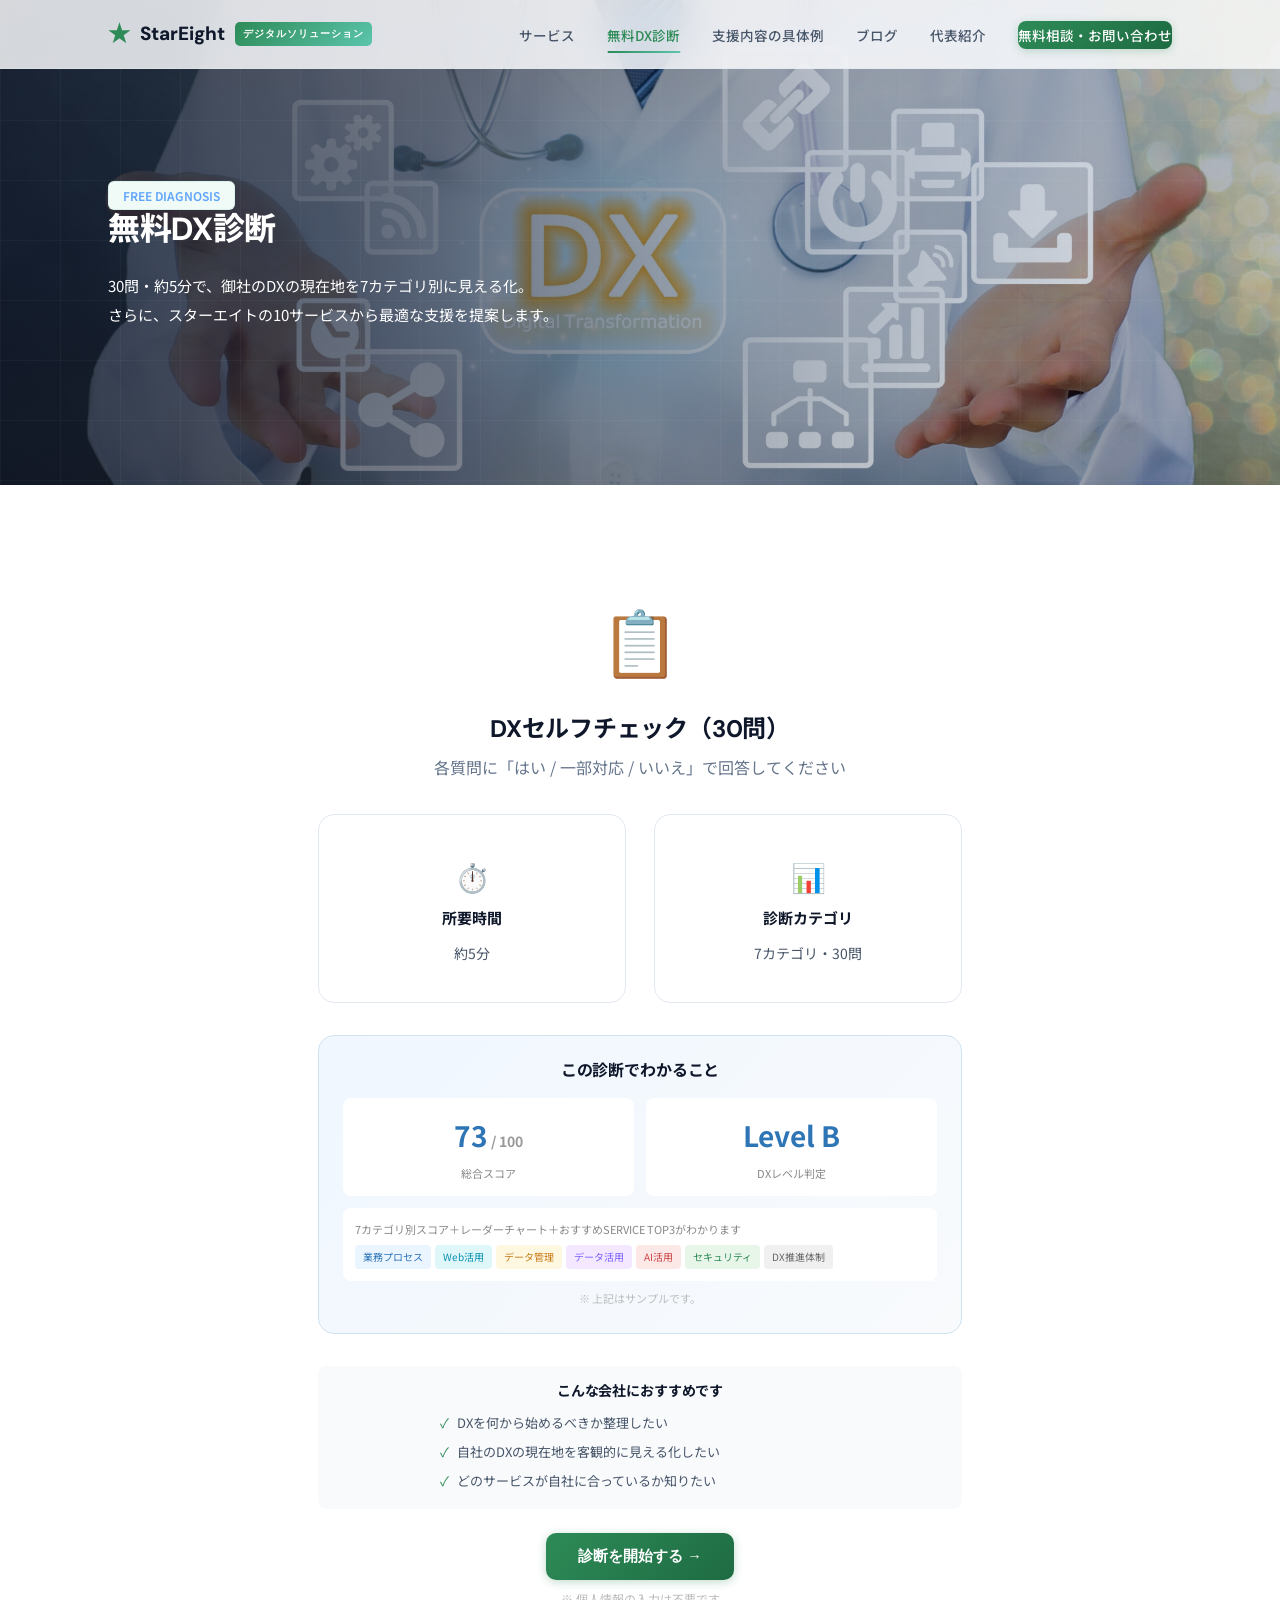
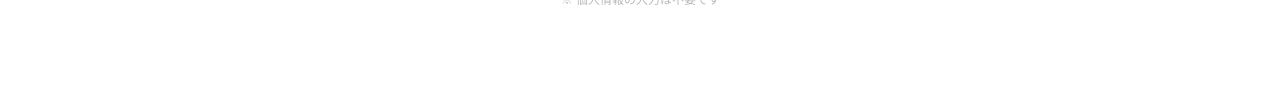
<file: diagnosis.html>
<!DOCTYPE html>
<html lang="ja">
<head>
<meta charset="UTF-8">
<meta name="viewport" content="width=device-width, initial-scale=1.0">
<title>無料DX診断 | スターエイト DXコンサルティング</title>
<meta name="description" content="5分で御社のDXレベルを診断。7カテゴリ別のスコアとスターエイトの10サービスから最適な支援を提案します。">
<link rel="stylesheet" href="css/style.css">
<!-- Google Analytics 4 -->
<script async src="https://www.googletagmanager.com/gtag/js?id=G-70X6QJZSQX"></script>
<script src="js/ga4-events.js"></script>
</head>
<body>
<header class="site-header">
  <nav class="nav-inner">
    <a href="index.html" class="nav-logo"><span class="star">★</span> StarEight <span class="dx-badge">デジタルソリューション</span></a>
    <ul class="nav-links">
      <li><a href="services.html">サービス</a></li>
      <li><a href="diagnosis.html" class="active">無料DX診断</a></li>
      <li><a href="cases.html">支援内容の具体例</a></li>
      <li><a href="https://note.com/star_eight_llc" target="_blank" rel="noopener noreferrer">ブログ</a></li>
      <li><a href="about.html">代表紹介</a></li>
      <li><a href="contact.html" class="nav-cta">無料相談・お問い合わせ</a></li>
    </ul>
    <button class="hamburger" aria-label="メニュー"><span></span><span></span><span></span></button>
  </nav>
</header>

<section class="hero" style="position:relative;background:url('img/dx-diagnosis.jpg') center center/cover no-repeat;padding:180px 0 120px;min-height:420px;">
  <div style="position:absolute;top:0;left:0;width:100%;height:100%;background:linear-gradient(to right,rgba(15,23,42,0.78) 0%,rgba(15,23,42,0.55) 35%,rgba(15,23,42,0.25) 65%,rgba(15,23,42,0.10) 100%);"></div>
  <div class="container" style="position:relative;z-index:1;">
    <span class="tag" style="color:#60a5fa;">FREE DIAGNOSIS</span>
    <h1 style="color:#fff;font-size:32px;">無料DX診断</h1>
    <p style="color:#fff;">30問・約5分で、御社のDXの現在地を7カテゴリ別に見える化。<br>さらに、スターエイトの10サービスから最適な支援を提案します。</p>
  </div>
</section>

<section class="section">
  <div class="container" style="max-width:700px;">
    <div id="diagnosis-app">
      <!-- Intro -->
      <div id="diag-intro" class="fade-in">
        <div style="text-align:center;margin-bottom:32px;">
          <div style="font-size:64px;margin-bottom:16px;">📋</div>
          <h2>DXセルフチェック（30問）</h2>
          <p style="color:var(--gray-500);margin-top:8px;">各質問に「はい / 一部対応 / いいえ」で回答してください</p>
        </div>
        <div class="grid-2" style="margin-bottom:32px;">
          <div class="card" style="text-align:center;">
            <div style="font-size:28px;margin-bottom:8px;">⏱️</div>
            <h3 style="font-size:15px;">所要時間</h3>
            <p>約5分</p>
          </div>
          <div class="card" style="text-align:center;">
            <div style="font-size:28px;margin-bottom:8px;">📊</div>
            <h3 style="font-size:15px;">診断カテゴリ</h3>
            <p>7カテゴリ・30問</p>
          </div>
        </div>

        <!-- この診断でわかること -->
        <div class="card" style="margin-bottom:32px;padding:24px;background:linear-gradient(135deg,#f0f7ff 0%,#f8fafc 100%);border:1px solid #d0e3f0;">
          <h3 style="font-size:16px;margin-bottom:16px;text-align:center;">この診断でわかること</h3>
          <div style="display:flex;gap:12px;flex-wrap:wrap;">
            <div style="flex:1;min-width:140px;text-align:center;padding:12px;background:#fff;border-radius:8px;">
              <div style="font-size:28px;font-weight:700;color:#2E75B6;">73<span style="font-size:14px;color:#999;"> / 100</span></div>
              <div style="font-size:11px;color:#888;margin-top:4px;">総合スコア</div>
            </div>
            <div style="flex:1;min-width:140px;text-align:center;padding:12px;background:#fff;border-radius:8px;">
              <div style="font-size:28px;font-weight:700;color:#2E75B6;">Level B</div>
              <div style="font-size:11px;color:#888;margin-top:4px;">DXレベル判定</div>
            </div>
          </div>
          <div style="margin-top:12px;padding:12px;background:#fff;border-radius:8px;">
            <div style="font-size:11px;color:#888;margin-bottom:6px;">7カテゴリ別スコア＋レーダーチャート＋おすすめSERVICE TOP3がわかります</div>
            <div style="display:flex;gap:4px;flex-wrap:wrap;">
              <span style="font-size:10px;padding:3px 8px;background:#EBF5FF;border-radius:4px;color:#2E75B6;">業務プロセス</span>
              <span style="font-size:10px;padding:3px 8px;background:#E0F7FA;border-radius:4px;color:#0891B2;">Web活用</span>
              <span style="font-size:10px;padding:3px 8px;background:#FFF8E1;border-radius:4px;color:#C87B1A;">データ管理</span>
              <span style="font-size:10px;padding:3px 8px;background:#F3E8FF;border-radius:4px;color:#7B61FF;">データ活用</span>
              <span style="font-size:10px;padding:3px 8px;background:#FDE8E8;border-radius:4px;color:#CC4444;">AI活用</span>
              <span style="font-size:10px;padding:3px 8px;background:#E8F5E9;border-radius:4px;color:#2D8B57;">セキュリティ</span>
              <span style="font-size:10px;padding:3px 8px;background:#F0F0F0;border-radius:4px;color:#666;">DX推進体制</span>
            </div>
          </div>
          <p style="font-size:11px;color:#bbb;text-align:center;margin:8px 0 0;">※ 上記はサンプルです。</p>
        </div>

        <div style="margin-bottom:24px;padding:16px;background:var(--gray-50);border-radius:8px;">
          <h4 style="font-size:14px;margin-bottom:10px;text-align:center;">こんな会社におすすめです</h4>
          <div style="display:flex;flex-direction:column;gap:6px;max-width:400px;margin:0 auto;">
            <div style="display:flex;align-items:center;gap:8px;font-size:13px;color:var(--gray-600);"><span style="color:#2D8B57;">✓</span> DXを何から始めるべきか整理したい</div>
            <div style="display:flex;align-items:center;gap:8px;font-size:13px;color:var(--gray-600);"><span style="color:#2D8B57;">✓</span> 自社のDXの現在地を客観的に見える化したい</div>
            <div style="display:flex;align-items:center;gap:8px;font-size:13px;color:var(--gray-600);"><span style="color:#2D8B57;">✓</span> どのサービスが自社に合っているか知りたい</div>
          </div>
        </div>

        <div style="text-align:center;">
          <button class="btn btn-primary" onclick="startDiagnosis()">診断を開始する →</button>
          <p style="font-size:12px;color:#bbb;margin-top:8px;">※ 個人情報の入力は不要です</p>
        </div>
      </div>

      <!-- Questions -->
      <div id="diag-questions" style="display:none;">
        <div style="margin-bottom:20px;">
          <div style="height:6px;background:var(--gray-200);border-radius:3px;overflow:hidden;">
            <div id="progress-bar" style="height:100%;background:var(--blue);border-radius:3px;width:0;transition:width 0.4s;"></div>
          </div>
        </div>
        <div id="question-area"></div>
        <div style="display:flex;justify-content:space-between;margin-top:24px;">
          <button id="prev-btn" class="btn btn-ghost" onclick="prevQuestion()" style="display:none;">← 戻る</button>
          <button id="next-btn" class="btn btn-primary" onclick="nextQuestion()">次へ →</button>
        </div>
      </div>

      <!-- Results -->
      <div id="diag-results" style="display:none;text-align:center;"></div>
    </div>
  </div>
</section>

<script>
// ============================================================
// DX診断 v2.0 — SERVICE 00-09 直結カテゴリ設計
// ============================================================

var categories = [
  {name:"業務プロセス・効率化",icon:"⚙️",color:"#2E75B6",
   service:"SERVICE 05 Excel業務改善 / SERVICE 03 AI Manager",
   questions:[
     "日常業務の手順書・マニュアルが整備されている",
     "業務に必要な情報（顧客・案件・在庫など）を、社内で共有・検索できる状態にしている",
     "繰り返し作業の自動化（マクロ・ツール等）に取り組んでいる",
     "Excelの集計・転記作業が自動化され、短時間で完了できている",
     "特定の社員しかできない業務（属人化）を把握し、解消に取り組んでいる"
   ]},
  {name:"Web・オンライン活用",icon:"🌐",color:"#0891B2",
   service:"SERVICE 04 Web構築＋アクセス分析",
   questions:[
     "自社のホームページがあり、定期的に更新されている",
     "ホームページのアクセス数や問い合わせ数を把握している",
     "問い合わせ・予約・申込みをWeb上で受け付けられる仕組みがある",
     "ホームページの内容やデザインを、アクセスデータや反応をもとに改善したことがある"
   ]},
  {name:"データ管理・統合",icon:"💾",color:"#C87B1A",
   service:"SERVICE 05 Excel業務改善 / SERVICE 06 データ可視化",
   questions:[
     "顧客情報をデータベースやCRM等で一元管理している",
     "売上・経費データを月次で正確に集計できている",
     "部門・店舗・担当者ごとなど、複数の切り口でデータを比較・分析できる状態にある",
     "複数のExcelファイルに散在するデータを統合・整理できている",
     "業務で使うマスタデータ（商品・顧客・取引先等）が整備されている"
   ]},
  {name:"データ活用・分析",icon:"📊",color:"#7B61FF",
   service:"SERVICE 07 データ分析 / SERVICE 06 データ可視化",
   questions:[
     "経営判断にデータ（数値的根拠）を活用している",
     "KPI（重要業績指標）を設定し定期的にモニタリングしている",
     "顧客の購買傾向やリピート率を分析している",
     "過去のデータをもとに、売上の傾向や繁忙期のパターンを把握している",
     "データ分析の結果をもとに、具体的な改善アクションを実行したことがある"
   ]},
  {name:"AI活用",icon:"🤖",color:"#DC2626",
   service:"SERVICE 08 生成AI活用支援",
   questions:[
     "ChatGPT等の生成AIを業務で使ったことがある",
     "生成AIを日常業務（メール・議事録・資料作成等）に組み込む仕組みがある",
     "AIをデータ整理や分析の効率化に活用している（または検討している）",
     "社員がAIツールを安全に使えるよう、最低限のルールや共有を行っている",
     "AIの活用によって、具体的に時間短縮やコスト削減を実現できている"
   ]},
  {name:"セキュリティ・IT基盤",icon:"🔒",color:"#2D8B57",
   service:"SERVICE 04 Web構築 / SERVICE 03 AI Manager",
   questions:[
     "退職者・異動者のアカウント削除や、不要なアクセス権限の見直しを定期的に行っている",
     "重要なデータのバックアップを定期的に取得している",
     "業務データへのアクセス権限が適切に設定されている"
   ]},
  {name:"DX推進体制",icon:"🏢",color:"#1B3A5C",
   service:"SERVICE 02 DX改善プラン策定 / SERVICE 09 DX顧問",
   questions:[
     "経営者自身がDXの重要性を理解し、推進する意思がある",
     "DX推進の担当者または責任者がいる（または予算を確保している）",
     "DXやITの課題を気軽に相談できる外部の専門家・パートナーがいる"
   ]}
];

var allQuestions = [];
var currentQ = 0;
var answers = [];

categories.forEach(function(cat, ci) {
  cat.questions.forEach(function(q) {
    allQuestions.push({category: ci, text: q, catName: cat.name, icon: cat.icon, color: cat.color});
  });
});

function startDiagnosis() {
  document.getElementById('diag-intro').style.display = 'none';
  document.getElementById('diag-questions').style.display = 'block';
  answers = new Array(allQuestions.length).fill(-1);
  currentQ = 0;
  window._diagStartTime = Date.now();
  renderQuestion();
  if (typeof ga4DiagStart === 'function') ga4DiagStart();
}

function renderQuestion() {
  var q = allQuestions[currentQ];
  var pct = Math.round((currentQ / allQuestions.length) * 100);
  document.getElementById('progress-bar').style.width = pct + '%';
  document.getElementById('prev-btn').style.display = currentQ > 0 ? '' : 'none';
  document.getElementById('next-btn').textContent = currentQ === allQuestions.length - 1 ? '結果を見る →' : '次へ →';

  var html = '<div class="diag-question">';
  html += '<p style="font-size:12px;color:' + q.color + ';font-weight:600;margin-bottom:4px;">' + q.icon + ' ' + q.catName + '（' + (currentQ+1) + ' / ' + allQuestions.length + '）</p>';
  html += '<h3>' + q.text + '</h3>';
  html += '</div><div class="diag-options">';
  [{val:2,label:'はい（対応済み）'},{val:1,label:'一部対応している'},{val:0,label:'いいえ（未対応）'}].forEach(function(o) {
    var sel = answers[currentQ] === o.val ? ' selected' : '';
    html += '<div class="diag-option' + sel + '" onclick="selectAnswer(' + o.val + ')">' + o.label + '</div>';
  });
  html += '</div>';
  document.getElementById('question-area').innerHTML = html;
}

function selectAnswer(val) {
  answers[currentQ] = val;
  document.querySelectorAll('.diag-option').forEach(function(el) { el.classList.remove('selected'); });
  event.target.classList.add('selected');
  setTimeout(function() { nextQuestion(); }, 350);
}

function nextQuestion() {
  if (answers[currentQ] === -1) { alert('回答を選択してください'); return; }
  if (currentQ < allQuestions.length - 1) { currentQ++; renderQuestion(); }
  else { showResults(); }
}

function prevQuestion() {
  if (currentQ > 0) { currentQ--; renderQuestion(); }
}

function showResults() {
  document.getElementById('diag-questions').style.display = 'none';
  document.getElementById('diag-results').style.display = 'block';

  var catScores = categories.map(function(cat, ci) {
    var idxs = [];
    allQuestions.forEach(function(q, i) { if (q.category === ci) idxs.push(i); });
    var total = 0;
    idxs.forEach(function(i) { total += answers[i]; });
    var maxScore = cat.questions.length * 2;
    return { name: cat.name, icon: cat.icon, color: cat.color, service: cat.service, score: total, max: maxScore, pct: Math.round((total / maxScore) * 100) };
  });

  var totalScore = 0, totalMax = 0;
  catScores.forEach(function(c) { totalScore += c.score; totalMax += c.max; });
  var totalPct = Math.round((totalScore / totalMax) * 100);

  var level, levelName, levelColor, levelMsg;
  if (totalPct >= 80) { level='A'; levelName='発展活用期'; levelColor='#2D8B57'; levelMsg='DXの基盤はかなり整っています。データ活用やAI活用をさらに実務へ定着させることで、より高い成果につなげやすい状態です。'; }
  else if (totalPct >= 60) { level='B'; levelName='基礎整備期'; levelColor='#2E75B6'; levelMsg='DXの土台はできつつありますが、改善余地も見られます。優先順位をつけて取り組むことで、業務効率や意思決定の質をさらに高められます。'; }
  else if (totalPct >= 40) { level='C'; levelName='改善着手期'; levelColor='#E67E22'; levelMsg='複数のテーマで課題が見られます。ただし、すべてを一度に進める必要はありません。効果が出やすいテーマから順に進めるのがおすすめです。'; }
  else { level='D'; levelName='初期段階'; levelColor='#CC4444'; levelMsg='DXはこれから整備していく段階です。まずは現状の課題を整理し、何から始めるべきかを明確にすることが重要です。'; }

  var sorted = catScores.slice().sort(function(a,b) { return a.pct - b.pct; });

  // === SERVICE紐付け（新番号体系 SERVICE 00-09） ===
  var serviceMap = {
    "SERVICE 02 DX改善プラン策定": { qIdx: [0,4,27,28,29], desc: "課題が複数カテゴリにまたがっており、何から始めるべきか整理が必要です。90日ロードマップで優先順位と実行計画を策定します。", price: "5万円〜", hint: "まず全体像を整理してから個別施策に進みたい場合に最適です。" },
    "SERVICE 03 AI Manager": { qIdx: [0,1,4,25,26], desc: "タスク管理・進捗管理・業務の見える化が必要です。AI搭載の業務管理SaaSで、改善タスクの実行を確実にします。", price: "月額5千円〜", hint: "DXの改善タスクを「計画倒れ」にしないための管理基盤です。" },
    "SERVICE 04 Web構築＋分析": { qIdx: [5,6,7,8], desc: "Webサイトの活用度に改善余地があります。低コストで高品質なサイト構築＋GA4分析で「作って終わり」にしません。", price: "構築5万円〜 / 月次分析 月額1万円〜", hint: "ホームページからの問い合わせ・予約を増やしたい場合に最適です。" },
    "SERVICE 05 Excel業務改善": { qIdx: [1,2,3,10,11,13], desc: "Excelの集計・転記・データ管理に手作業が多く残っています。VBA/Python/GASで自動化し、月間数十時間の削減が見込めます。", price: "10万円〜", hint: "「毎月やっているExcel作業」を減らしたい場合に最適です。" },
    "SERVICE 06 データ可視化": { qIdx: [10,11,12,15,16], desc: "経営数値をタイムリーに把握する仕組みが不足しています。KPIダッシュボードを構築し「数字を見て判断する文化」を作ります。", price: "構築10万円〜 / 月次KPIレビュー 月額1.5万円〜", hint: "売上・利益・KPIを「いつでもパッと見られる状態」にしたい場合に最適です。" },
    "SERVICE 07 データ分析": { qIdx: [15,16,17,18,19], desc: "データはあるが分析・活用が進んでいません。2〜4週間の「分析スプリント」で、1つの問いにデータで答えを出します。", price: "15万円〜", hint: "「データはあるが、どう活かせばいいかわからない」場合に最適です。" },
    "SERVICE 08 生成AI活用支援": { qIdx: [20,21,22,23,24], desc: "AIの活用がまだ初期段階です。自社ローカルAI（データ外部送信ゼロ）で業務フローにAIを組み込みます。", price: "10万円〜", hint: "AIを「試して終わり」ではなく「日常業務に組み込む」ための支援です。" },
    "SERVICE 09 DX顧問": { qIdx: [27,28,29,4,19], desc: "DX推進の体制・担当者・外部パートナーが不足しています。月次の固定納品物＋チケット制で、継続的にDXを伴走します。", price: "月額5万円〜", hint: "「社内だけでは進められない」「何でも相談できる相手がほしい」場合に最適です。" }
  };

  var svcRanking = [];
  Object.keys(serviceMap).forEach(function(svcName) {
    var svc = serviceMap[svcName];
    var issueScore = 0;
    svc.qIdx.forEach(function(qi) { issueScore += (2 - (answers[qi] || 0)); });
    var avg = issueScore / svc.qIdx.length;
    svcRanking.push({ name: svcName, issueScore: issueScore, avg: avg, count: svc.qIdx.length, desc: svc.desc, price: svc.price, hint: svc.hint });
  });
  svcRanking.sort(function(a,b) { return b.avg - a.avg; });
  var svcTop3 = svcRanking.slice(0, 3);

  // カテゴリ別アクションテンプレート
  var catActions = {
    "業務プロセス・効率化": { issue: "業務プロセスに課題があります。手順の標準化や繰り返し作業の自動化で、大幅な時間短縮が見込めます。", action: "→ SERVICE 05（Excel業務改善）で手作業を自動化し、SERVICE 03（AI Manager）で改善タスクを管理しましょう。" },
    "Web・オンライン活用": { issue: "Webの活用度に改善余地があります。ホームページの構築・分析・データに基づく改善で、集客力を高められる可能性があります。", action: "→ SERVICE 04（Web構築＋アクセス分析）で、低コストで集客できるWebサイトを構築し、データに基づく継続改善を行いましょう。" },
    "データ管理・統合": { issue: "データが散在しており、統合的に管理できていません。まずデータの整理・統合から始めることで、その後の活用が格段に進めやすくなります。", action: "→ SERVICE 05（Excel業務改善）でデータを統合し、SERVICE 06（データ可視化）でダッシュボード化しましょう。" },
    "データ活用・分析": { issue: "データの活用・分析に課題があります。「数字はあるが活かせていない」状態は、最も改善効果が高い領域です。", action: "→ SERVICE 07（データ分析）で「1つの問いにデータで答えを出す」スプリント型の分析を行いましょう。" },
    "AI活用": { issue: "AI活用はまだ初期段階です。2026年時点で最も成長余地が大きい領域であり、早期に取り組むことで競合との差別化が可能です。", action: "→ SERVICE 08（生成AI活用支援）で、自社ローカルAIを使った業務フロー実装を行いましょう。" },
    "セキュリティ・IT基盤": { issue: "IT基盤やセキュリティに課題があります。DXを進める土台として、まず安全な環境整備が重要です。", action: "→ SERVICE 04のセキュリティ設定やSERVICE 03（AI Manager）でのアクセス権限管理を整備しましょう。" },
    "DX推進体制": { issue: "DX推進の体制に課題があります。担当者・予算・外部パートナーの不足は、DXが進まない最大の原因です。", action: "→ SERVICE 02（DX改善プラン策定）で全体を整理し、SERVICE 09（DX顧問）で継続的に伴走しましょう。" }
  };

  // === HTML生成 ===
  var html = '<div class="diag-result">';

  // (1) 総合スコア
  html += '<p style="color:var(--gray-500);margin-bottom:24px;">30問の回答をもとに、御社のDXの現在地とスターエイトの最適なサービスを整理しました。</p>';
  html += '<div class="score-circle" style="border-color:' + levelColor + ';">';
  html += '<div class="score" style="color:' + levelColor + ';">' + totalPct + '</div>';
  html += '<div class="max">/ 100点</div></div>';
  html += '<div style="font-size:20px;font-weight:700;color:' + levelColor + ';margin-bottom:8px;">DXレベル：' + levelName + '</div>';
  html += '<p style="color:var(--gray-500);margin-bottom:32px;">' + levelMsg + '</p>';

  // (2) レーダーチャート
  html += '<div style="text-align:center;margin-bottom:32px;">';
  html += '<h3 style="font-size:18px;margin-bottom:16px;text-align:left;">7カテゴリ別スコア</h3>';
  html += '<canvas id="radarChart" width="460" height="460" style="max-width:100%;"></canvas>';
  html += '</div>';

  // (3) カテゴリ別バーチャート
  html += '<div style="text-align:left;margin-bottom:32px;">';
  catScores.forEach(function(c) {
    var barColor = c.pct >= 60 ? '#2D8B57' : c.pct >= 40 ? '#E67E22' : '#CC4444';
    html += '<div style="margin-bottom:12px;">';
    html += '<div style="display:flex;justify-content:space-between;font-size:14px;margin-bottom:4px;">';
    html += '<span>' + c.icon + ' ' + c.name + '</span><span style="font-weight:700;color:' + barColor + ';">' + c.pct + '点</span></div>';
    html += '<div style="width:100%;height:8px;background:var(--gray-200);border-radius:4px;overflow:hidden;">';
    html += '<div style="width:' + c.pct + '%;height:100%;background:' + barColor + ';border-radius:4px;transition:width 1s;"></div>';
    html += '</div>';
    html += '<div style="font-size:11px;color:var(--gray-400);margin-top:2px;">対応SERVICE：' + c.service + '</div>';
    html += '</div>';
  });
  html += '</div>';

  // (4) 課題TOP3 + アクション（SERVICE連動）
  html += '<div style="text-align:left;margin-bottom:32px;">';
  // 全カテゴリ80点以上の場合は称賛メッセージ
  var lowCats = sorted.filter(function(c) { return c.pct < 80; });
  if (lowCats.length === 0) {
    html += '<h3 style="font-size:18px;margin-bottom:16px;">診断結果のまとめ</h3>';
    html += '<div class="card" style="margin-bottom:12px;border-left:4px solid #2D8B57;padding:20px;">';
    html += '<div style="font-size:28px;text-align:center;margin-bottom:8px;">🎉</div>';
    html += '<div style="font-size:16px;font-weight:700;color:#2D8B57;text-align:center;margin-bottom:12px;">素晴らしい結果です！全カテゴリで高い水準を達成しています。</div>';
    html += '<p style="font-size:14px;color:var(--gray-600);text-align:center;margin-bottom:8px;">御社のDXの取り組みは非常に進んでいます。ここからさらに成果を高めるには、データ分析の高度化やAI活用の本格展開が効果的です。</p>';
    html += '<p style="font-size:14px;font-weight:600;color:var(--navy);text-align:center;">より高い成果を目指したい場合は、ぜひ無料相談でご相談ください。御社の状況に合わせた次のステップをご提案します。</p>';
    html += '</div>';
  } else {
    html += '<h3 style="font-size:18px;margin-bottom:16px;">まず取り組むべきDXアクション TOP3</h3>';
    for (var i = 0; i < 3 && i < sorted.length; i++) {
      var tpl = catActions[sorted[i].name] || {};
      html += '<div class="card" style="margin-bottom:12px;border-left:4px solid ' + (sorted[i].color || 'var(--blue)') + ';">';
      html += '<div style="font-size:12px;color:' + (sorted[i].color || 'var(--blue)') + ';font-weight:700;margin-bottom:8px;">ACTION ' + (i+1) + '：' + sorted[i].icon + ' ' + sorted[i].name + '（現在 ' + sorted[i].pct + '点）</div>';
      html += '<p style="font-size:14px;margin-bottom:8px;color:var(--gray-600);">' + (tpl.issue || '') + '</p>';
      html += '<p style="font-size:14px;font-weight:600;color:var(--navy);">' + (tpl.action || '') + '</p>';
      html += '</div>';
    }
  }
  html += '</div>';

  // (5) おすすめSERVICE TOP3
  html += '<div style="text-align:left;margin-bottom:32px;">';
  html += '<h3 style="font-size:18px;margin-bottom:16px;">御社におすすめのスターエイト SERVICE TOP3</h3>';
  for (var j = 0; j < svcTop3.length; j++) {
    var sv = svcTop3[j];
    var degreeLabel = sv.avg >= 1.2 ? '課題度：高' : sv.avg >= 0.6 ? '課題度：中' : '課題度：低';
    var degreeColor = sv.avg >= 1.2 ? '#CC4444' : sv.avg >= 0.6 ? '#E67E22' : '#2D8B57';
    html += '<div class="card" style="margin-bottom:12px;border-left:4px solid ' + degreeColor + ';">';
    html += '<div style="display:flex;justify-content:space-between;align-items:center;margin-bottom:8px;">';
    html += '<span style="font-size:15px;font-weight:700;color:var(--navy);">' + (j+1) + '. ' + sv.name + '</span>';
    html += '<span style="font-size:12px;font-weight:600;color:' + degreeColor + ';background:' + degreeColor + '15;padding:2px 10px;border-radius:12px;">' + degreeLabel + '</span>';
    html += '</div>';
    html += '<p style="font-size:14px;color:var(--gray-600);margin-bottom:6px;">' + sv.desc + '</p>';
    html += '<div style="display:flex;justify-content:space-between;align-items:center;">';
    html += '<span style="font-size:13px;color:var(--gray-500);">💡 ' + sv.hint + '</span>';
    html += '<span style="font-size:12px;font-weight:600;color:#2D8B57;white-space:nowrap;margin-left:8px;">' + sv.price + '</span>';
    html += '</div></div>';
  }
  html += '<p style="font-size:12px;color:var(--gray-400);margin-top:8px;">※上記は診断結果をもとにした一般的なご提案です。実際の進め方は無料相談で詳しくお伺いした上で設計します。</p>';
  html += '</div>';

  // (6) CTA → SERVICE 02へ
  html += '<div class="cta-banner">';
  html += '<h2 style="font-size:20px;margin-bottom:12px;">次のステップ：SERVICE 02「DX改善プラン策定」</h2>';
  html += '<p style="margin-bottom:20px;">診断結果をもとに、90日間のDX改善ロードマップを作成します。<br>優先順位と具体的なアクションプランを一緒に整理しましょう。</p>';
  html += '<div class="btn-group" style="justify-content:center;">';
  html += '<a href="contact.html" class="btn btn-white">この結果をもとに無料相談する →</a>';
  html += '<a href="services.html" class="btn btn-ghost">サービス一覧を見る</a>';
  html += '</div></div>';

  html += '</div>';
  document.getElementById('diag-results').innerHTML = html;
  window.scrollTo({top: 0, behavior: 'smooth'});

  // レーダーチャート描画
  setTimeout(function() { drawRadarChart(catScores); }, 100);

  // GA4
  if (typeof ga4DiagComplete === 'function') ga4DiagComplete(totalPct, levelName, window.__diagId || '');

  var ctaLinks = document.querySelectorAll('#diag-results a[href*="contact"]');
  ctaLinks.forEach(function(a) {
    a.addEventListener('click', function() {
      if (typeof ga4ContactClick === 'function') ga4ContactClick('diagnosis_result', totalPct);
    });
  });
}

// ====== レーダーチャート描画 ======
function drawRadarChart(catScores) {
  var canvas = document.getElementById('radarChart');
  if (!canvas) return;
  var ctx = canvas.getContext('2d');
  var W = canvas.width, H = canvas.height;
  var cx = W / 2, cy = H / 2, R = 140;
  var n = catScores.length;
  var angleStep = (2 * Math.PI) / n;
  var startAngle = -Math.PI / 2;
  var shortNames = ["業務プロセス", "Web活用", "データ管理", "データ活用", "AI活用", "セキュリティ", "DX推進体制"];

  ctx.clearRect(0, 0, W, H);

  // グリッド（5段階）
  for (var g = 1; g <= 5; g++) {
    var r = R * (g / 5);
    ctx.beginPath();
    for (var i = 0; i <= n; i++) {
      var a = startAngle + i * angleStep;
      var x = cx + r * Math.cos(a);
      var y = cy + r * Math.sin(a);
      if (i === 0) ctx.moveTo(x, y); else ctx.lineTo(x, y);
    }
    ctx.closePath();
    ctx.strokeStyle = '#e2e8f0';
    ctx.lineWidth = 1;
    ctx.stroke();
    if (g === 5) {
      ctx.fillStyle = '#94a3b8';
      ctx.font = '10px sans-serif';
      ctx.fillText((g * 20) + '', cx + 4, cy - r + 12);
    }
  }

  // 軸線
  for (var i = 0; i < n; i++) {
    var a = startAngle + i * angleStep;
    ctx.beginPath();
    ctx.moveTo(cx, cy);
    ctx.lineTo(cx + R * Math.cos(a), cy + R * Math.sin(a));
    ctx.strokeStyle = '#e2e8f0';
    ctx.lineWidth = 1;
    ctx.stroke();
  }

  // データ塗り
  ctx.beginPath();
  for (var i = 0; i < n; i++) {
    var a = startAngle + i * angleStep;
    var r = R * (catScores[i].pct / 100);
    var x = cx + r * Math.cos(a);
    var y = cy + r * Math.sin(a);
    if (i === 0) ctx.moveTo(x, y); else ctx.lineTo(x, y);
  }
  ctx.closePath();
  ctx.fillStyle = 'rgba(45, 139, 87, 0.2)';
  ctx.fill();
  ctx.strokeStyle = '#2D8B57';
  ctx.lineWidth = 2;
  ctx.stroke();

  // データ点
  for (var i = 0; i < n; i++) {
    var a = startAngle + i * angleStep;
    var r = R * (catScores[i].pct / 100);
    var x = cx + r * Math.cos(a);
    var y = cy + r * Math.sin(a);
    ctx.beginPath();
    ctx.arc(x, y, 4, 0, Math.PI * 2);
    ctx.fillStyle = '#2D8B57';
    ctx.fill();
  }

  // ラベル
  ctx.fillStyle = '#1E293B';
  ctx.font = 'bold 12px sans-serif';
  ctx.textAlign = 'center';
  for (var i = 0; i < n; i++) {
    var a = startAngle + i * angleStep;
    var lR = R + 38;
    var x = cx + lR * Math.cos(a);
    var y = cy + lR * Math.sin(a);
    var label = catScores[i].icon + ' ' + shortNames[i];
    ctx.fillStyle = '#1E293B';
    ctx.font = 'bold 12px sans-serif';
    ctx.fillText(label, x, y + 4);
    ctx.fillStyle = catScores[i].pct >= 60 ? '#2D8B57' : catScores[i].pct >= 40 ? '#E67E22' : '#CC4444';
    ctx.font = 'bold 11px sans-serif';
    ctx.fillText(catScores[i].pct + '点', x, y + 18);
  }
}
</script>
<script src="js/pdf-download-patch.js?v=20260406b"></script>
</body>
</html>
</file>
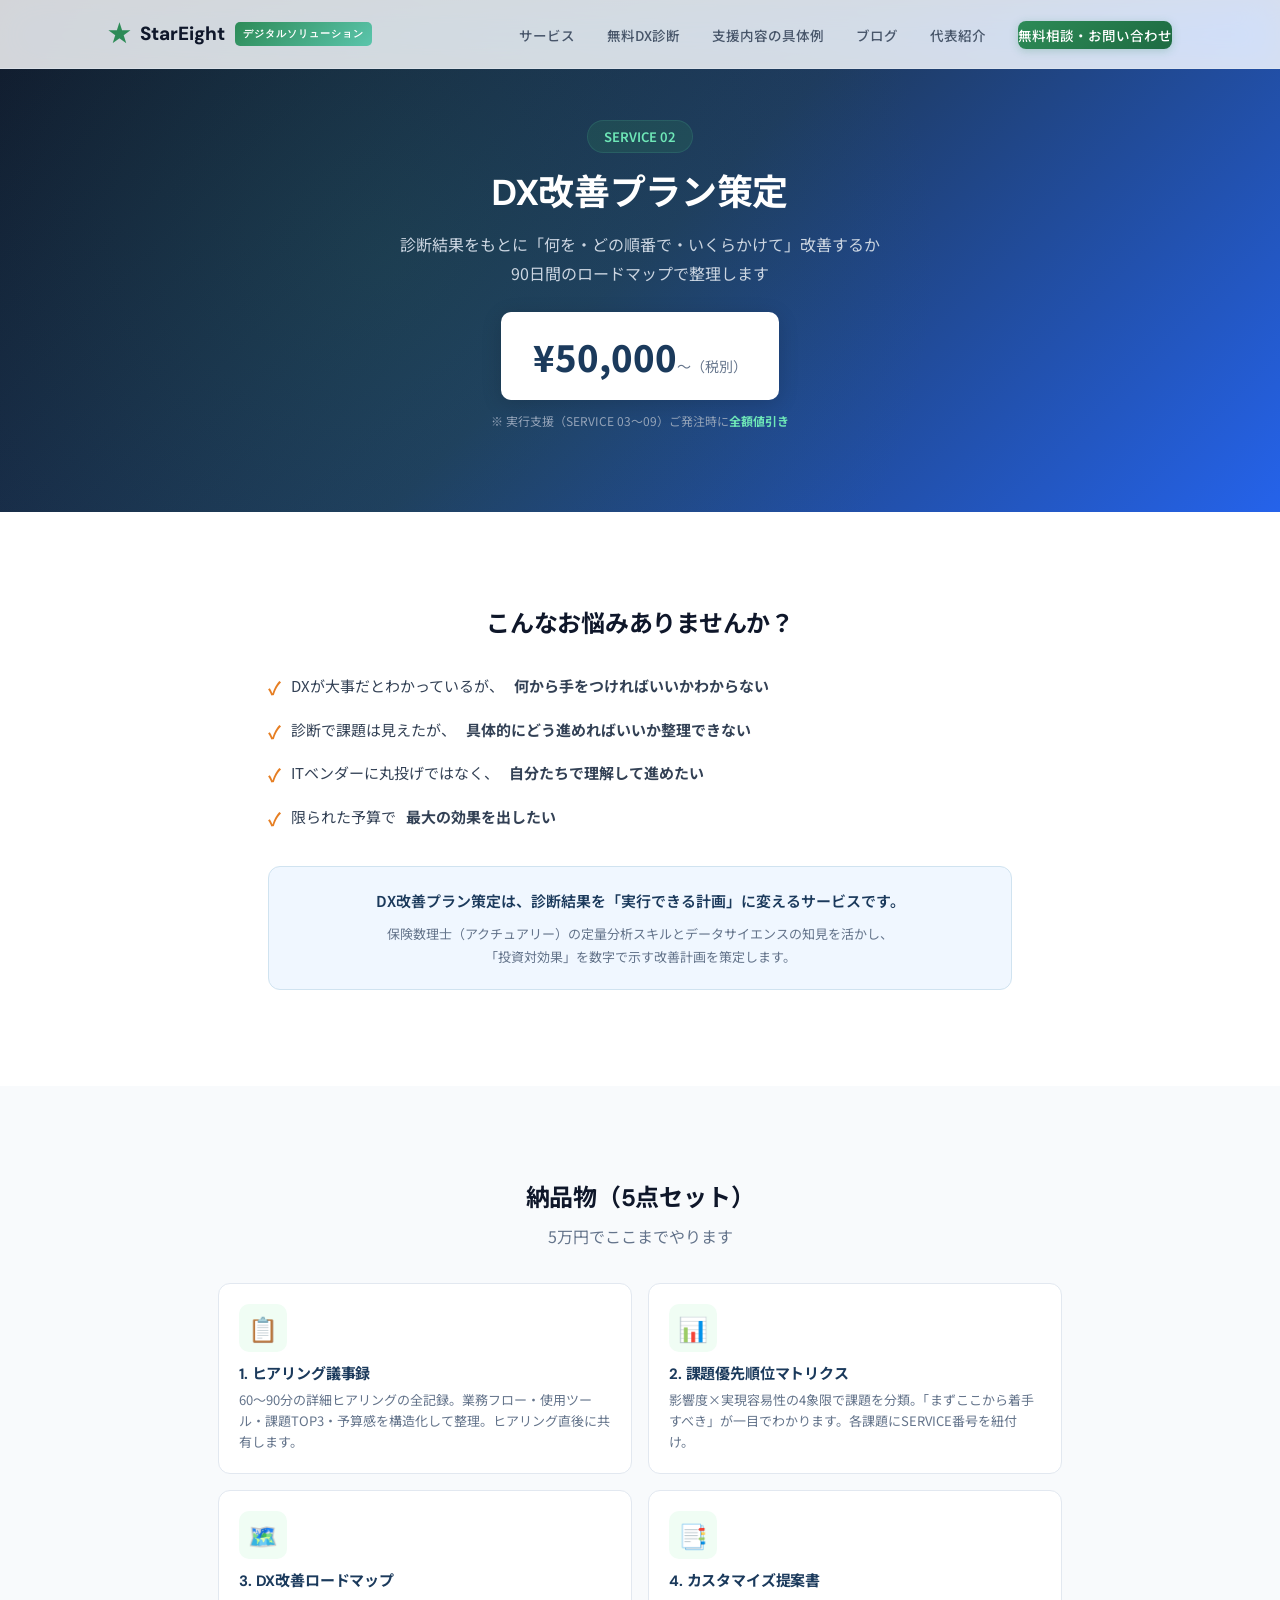
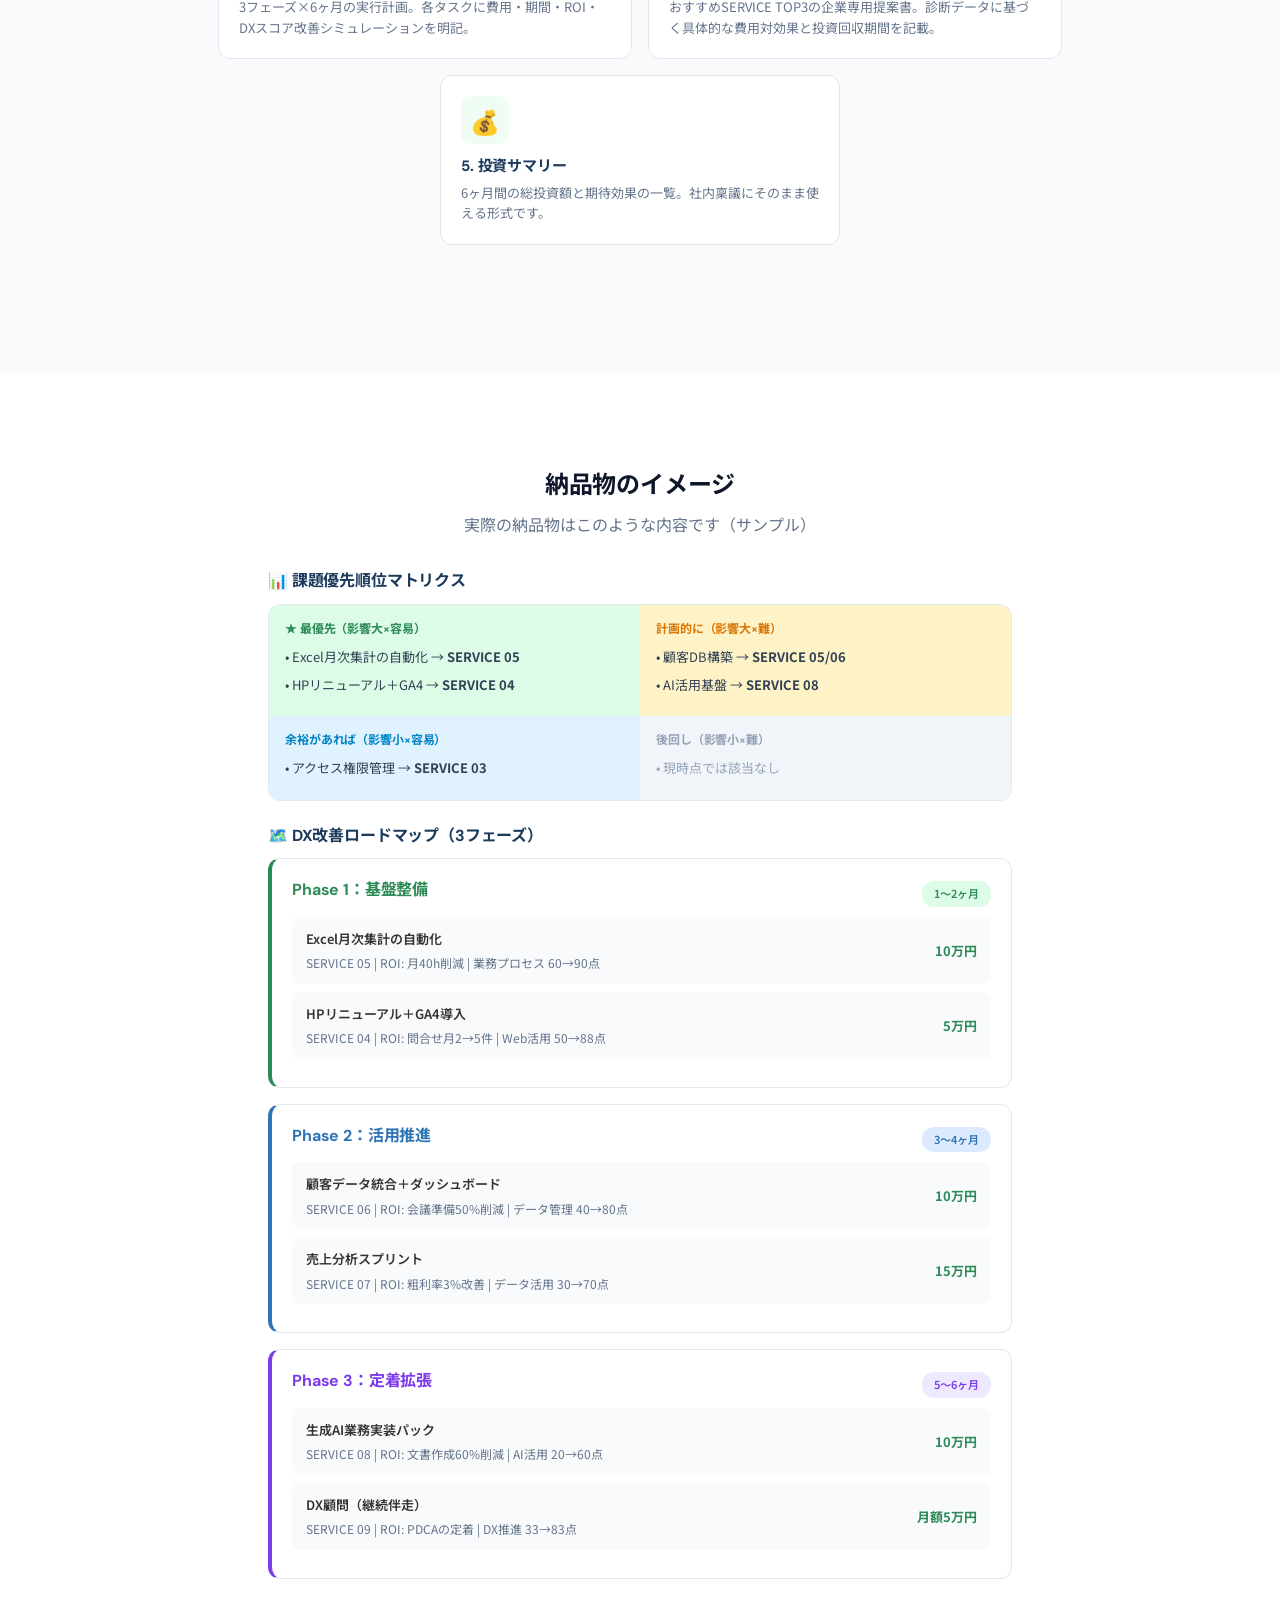
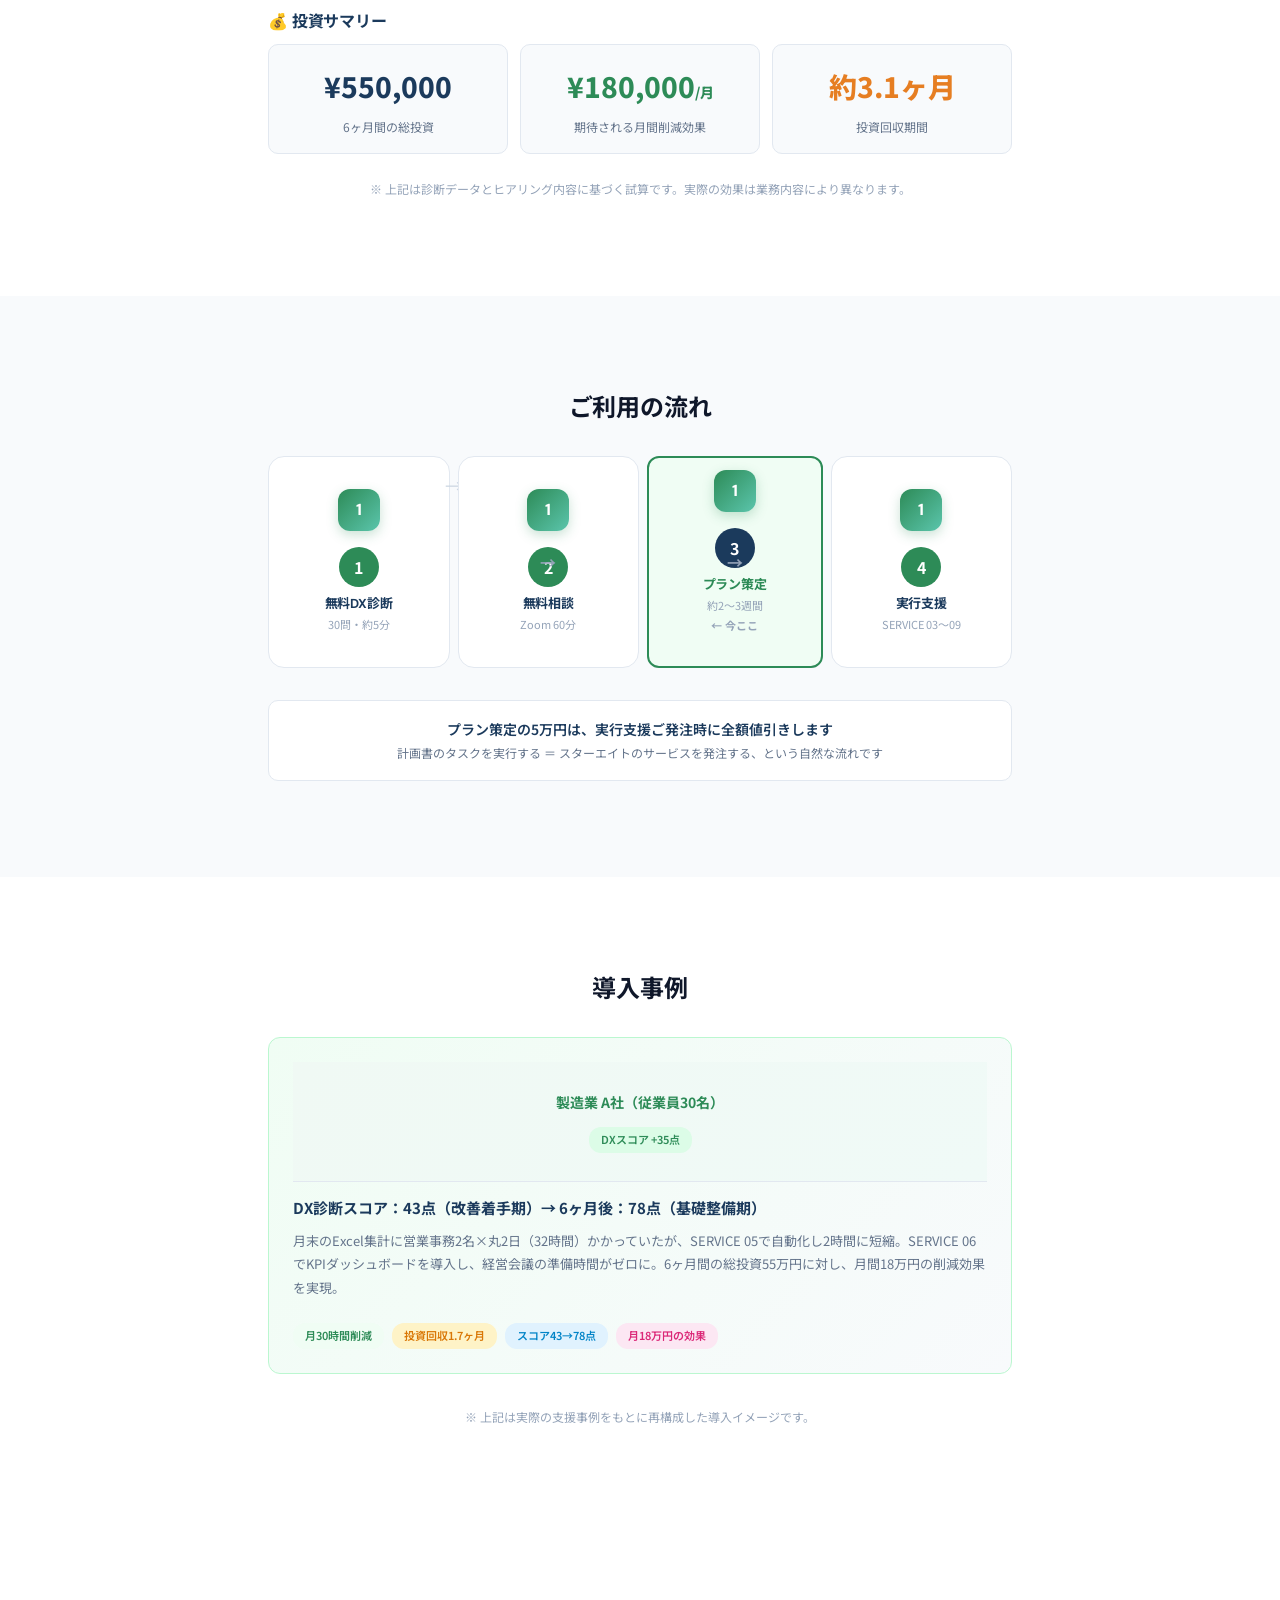
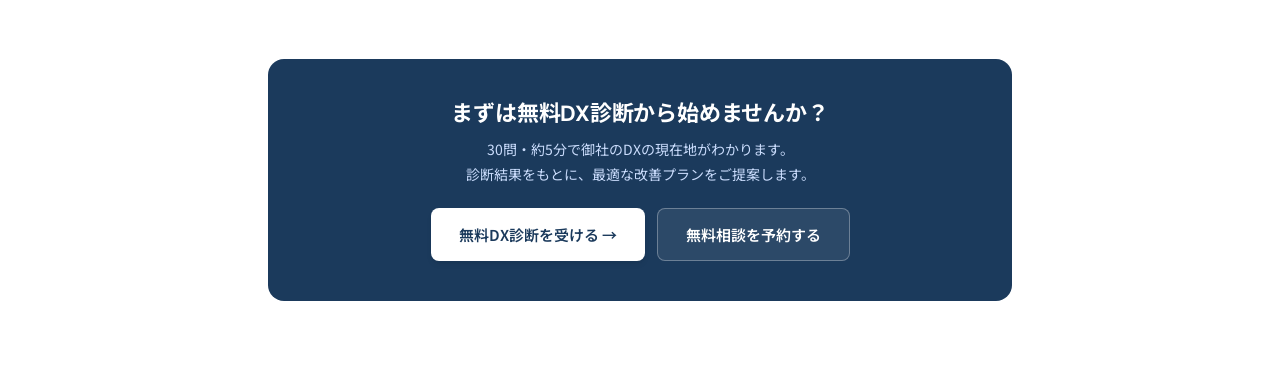
<file: service02.html>
<!DOCTYPE html>
<html lang="ja">
<head>
<meta charset="UTF-8">
<meta name="viewport" content="width=device-width, initial-scale=1.0">
<title>DX改善プラン策定（SERVICE 02） | スターエイト DXコンサルティング</title>
<meta name="description" content="DX診断結果をもとに、何を・どの順番で・いくらかけて改善するかを90日間のロードマップで整理。納品物5点セット。実行支援ご発注時に全額値引き。">
<link rel="stylesheet" href="css/style.css">
<!-- Google Analytics 4 -->
<script async src="https://www.googletagmanager.com/gtag/js?id=G-70X6QJZSQX"></script>
<script src="js/ga4-events.js"></script>
<style>
.s02-hero{position:relative;background:linear-gradient(135deg,#0f172a 0%,#1e3a5f 50%,#2563eb 100%);padding:120px 0 80px;text-align:center;overflow:hidden;}
.s02-hero::before{content:'';position:absolute;top:0;left:0;width:100%;height:100%;background:radial-gradient(circle at 30% 50%,rgba(45,139,87,0.15) 0%,transparent 60%);pointer-events:none;}
.s02-hero .container{position:relative;z-index:1;}
.s02-hero .tag{display:inline-block;background:rgba(45,139,87,0.2);color:#6ee7b7;padding:4px 16px;border-radius:20px;font-size:13px;font-weight:600;margin-bottom:16px;}
.s02-hero h1{color:#fff;font-size:36px;margin-bottom:12px;}
.s02-hero .subtitle{color:#cbd5e1;font-size:16px;line-height:1.8;margin-bottom:24px;}
.s02-price{display:inline-block;background:#fff;border-radius:10px;padding:12px 32px;box-shadow:0 4px 20px rgba(0,0,0,0.15);}
.s02-price .amount{font-size:36px;font-weight:800;color:#1B3A5C;}
.s02-price .unit{font-size:14px;color:#64748b;}
.s02-price-note{color:#94a3b8;font-size:12px;margin-top:10px;}
.pain-list{list-style:none;padding:0;margin:0 0 32px;}
.pain-list li{display:flex;gap:10px;align-items:flex-start;margin-bottom:12px;font-size:15px;}
.pain-list li::before{content:'✓';color:#E67E22;font-weight:700;font-size:18px;flex-shrink:0;margin-top:-1px;}
.deliverable-grid{display:grid;grid-template-columns:repeat(auto-fit,minmax(280px,1fr));gap:16px;margin-bottom:32px;}
.deliverable-card{background:#fff;border-radius:12px;border:1px solid #e2e8f0;padding:20px;transition:box-shadow 0.3s,transform 0.3s;}
.deliverable-card:hover{box-shadow:0 8px 24px rgba(0,0,0,0.08);transform:translateY(-2px);}
.deliverable-card .icon{width:48px;height:48px;border-radius:10px;background:#f0fdf4;display:flex;align-items:center;justify-content:center;font-size:24px;margin-bottom:12px;}
.deliverable-card h4{font-size:15px;color:#1B3A5C;margin-bottom:6px;}
.deliverable-card p{font-size:13px;color:#64748b;line-height:1.6;}
.phase-card{background:#fff;border-radius:12px;border:1px solid #e2e8f0;padding:20px;margin-bottom:16px;border-left:4px solid;}
.phase-card h4{font-size:16px;margin-bottom:8px;}
.phase-task{background:#f8fafc;border-radius:8px;padding:10px 14px;margin-bottom:8px;display:flex;justify-content:space-between;align-items:center;font-size:13px;}
.phase-task .task-name{font-weight:600;color:#333;}
.phase-task .task-cost{color:#2D8B57;font-weight:700;white-space:nowrap;}
.phase-task .task-detail{font-size:12px;color:#64748b;margin-top:2px;}
.flow-steps{display:flex;gap:8px;margin-bottom:32px;flex-wrap:wrap;justify-content:center;}
.flow-step{flex:1;min-width:140px;max-width:200px;text-align:center;position:relative;}
.flow-step .num{width:40px;height:40px;border-radius:50%;background:#2D8B57;color:#fff;display:flex;align-items:center;justify-content:center;font-weight:700;font-size:16px;margin:0 auto 8px;}
.flow-step h5{font-size:13px;color:#1B3A5C;margin-bottom:2px;}
.flow-step p{font-size:11px;color:#94a3b8;}
.flow-step::after{content:'→';position:absolute;right:-14px;top:12px;color:#cbd5e1;font-size:18px;}
.flow-step:last-child::after{display:none;}
.case-card{background:linear-gradient(135deg,#f0fdf4 0%,#f8fafc 100%);border:1px solid #bbf7d0;border-radius:12px;padding:24px;margin-bottom:32px;}
.case-card .case-header{display:flex;justify-content:space-between;align-items:center;margin-bottom:12px;flex-wrap:wrap;gap:8px;}
.case-card .case-title{font-size:14px;font-weight:700;color:#2D8B57;}
.case-badge{display:inline-block;padding:3px 12px;border-radius:12px;font-size:11px;font-weight:600;}
.case-card .metrics{display:flex;gap:8px;flex-wrap:wrap;margin-top:12px;}
.matrix-grid{display:grid;grid-template-columns:1fr 1fr;gap:0;margin-bottom:24px;border-radius:12px;overflow:hidden;border:1px solid #e2e8f0;}
.matrix-cell{padding:16px;font-size:13px;}
.matrix-cell h5{font-size:12px;font-weight:700;margin-bottom:8px;}
.matrix-cell p{margin-bottom:4px;}
.summary-grid{display:grid;grid-template-columns:repeat(3,1fr);gap:12px;margin-bottom:24px;}
.summary-card{text-align:center;padding:16px;background:#f8fafc;border-radius:10px;border:1px solid #e2e8f0;}
.summary-card .value{font-size:28px;font-weight:800;margin-bottom:4px;}
.summary-card .label{font-size:12px;color:#64748b;}
.s02-final-cta{background:#1B3A5C;border-radius:16px;padding:40px 24px;text-align:center;margin-top:40px;}
.s02-final-cta h2{color:#fff;font-size:22px;margin-bottom:8px;}
.s02-final-cta p{color:#CADCFC;font-size:14px;margin-bottom:20px;}
.s02-final-cta .btn-group{display:flex;gap:12px;justify-content:center;flex-wrap:wrap;}
@media(max-width:768px){
  .s02-hero h1{font-size:26px;}
  .deliverable-grid{grid-template-columns:1fr;}
  .summary-grid{grid-template-columns:1fr;}
  .flow-steps{flex-direction:column;align-items:center;}
  .flow-step::after{display:none;}
  .matrix-grid{grid-template-columns:1fr;}
}
</style>
</head>
<body>
<header class="site-header">
  <nav class="nav-inner">
    <a href="index.html" class="nav-logo"><span class="star">★</span> StarEight <span class="dx-badge">デジタルソリューション</span></a>
    <ul class="nav-links">
      <li><a href="services.html">サービス</a></li>
      <li><a href="diagnosis.html">無料DX診断</a></li>
      <li><a href="cases.html">支援内容の具体例</a></li>
      <li><a href="https://note.com/star_eight_llc" target="_blank" rel="noopener noreferrer">ブログ</a></li>
      <li><a href="about.html">代表紹介</a></li>
      <li><a href="contact.html" class="nav-cta">無料相談・お問い合わせ</a></li>
    </ul>
    <button class="hamburger" aria-label="メニュー"><span></span><span></span><span></span></button>
  </nav>
</header>

<!-- ===== HERO ===== -->
<section class="s02-hero">
  <div class="container">
    <span class="tag">SERVICE 02</span>
    <h1>DX改善プラン策定</h1>
    <p class="subtitle">診断結果をもとに「何を・どの順番で・いくらかけて」改善するか<br>90日間のロードマップで整理します</p>
    <div class="s02-price">
      <span class="amount">¥50,000</span><span class="unit">〜（税別）</span>
    </div>
    <p class="s02-price-note">※ 実行支援（SERVICE 03〜09）ご発注時に<strong style="color:#6ee7b7;">全額値引き</strong></p>
  </div>
</section>

<!-- ===== お悩み ===== -->
<section class="section">
  <div class="container" style="max-width:800px;">
    <h2 style="text-align:center;margin-bottom:32px;">こんなお悩みありませんか？</h2>
    <ul class="pain-list">
      <li>DXが大事だとわかっているが、<strong>何から手をつければいいかわからない</strong></li>
      <li>診断で課題は見えたが、<strong>具体的にどう進めればいいか整理できない</strong></li>
      <li>ITベンダーに丸投げではなく、<strong>自分たちで理解して進めたい</strong></li>
      <li>限られた予算で<strong>最大の効果を出したい</strong></li>
    </ul>
    <div style="text-align:center;padding:20px;background:#f0f7ff;border-radius:12px;border:1px solid #d0e3f0;">
      <p style="font-size:15px;color:#1B3A5C;font-weight:600;margin-bottom:8px;">DX改善プラン策定は、診断結果を「実行できる計画」に変えるサービスです。</p>
      <p style="font-size:13px;color:#64748b;">保険数理士（アクチュアリー）の定量分析スキルとデータサイエンスの知見を活かし、<br>「投資対効果」を数字で示す改善計画を策定します。</p>
    </div>
  </div>
</section>

<!-- ===== 納品物5点セット ===== -->
<section class="section" style="background:#f8fafc;">
  <div class="container" style="max-width:900px;">
    <h2 style="text-align:center;margin-bottom:8px;">納品物（5点セット）</h2>
    <p style="text-align:center;color:#64748b;margin-bottom:32px;">5万円でここまでやります</p>
    <div class="deliverable-grid">
      <div class="deliverable-card">
        <div class="icon">📋</div>
        <h4>1. ヒアリング議事録</h4>
        <p>60〜90分の詳細ヒアリングの全記録。業務フロー・使用ツール・課題TOP3・予算感を構造化して整理。ヒアリング直後に共有します。</p>
      </div>
      <div class="deliverable-card">
        <div class="icon">📊</div>
        <h4>2. 課題優先順位マトリクス</h4>
        <p>影響度×実現容易性の4象限で課題を分類。「まずここから着手すべき」が一目でわかります。各課題にSERVICE番号を紐付け。</p>
      </div>
      <div class="deliverable-card">
        <div class="icon">🗺️</div>
        <h4>3. DX改善ロードマップ</h4>
        <p>3フェーズ×6ヶ月の実行計画。各タスクに費用・期間・ROI・DXスコア改善シミュレーションを明記。</p>
      </div>
      <div class="deliverable-card">
        <div class="icon">📑</div>
        <h4>4. カスタマイズ提案書</h4>
        <p>おすすめSERVICE TOP3の企業専用提案書。診断データに基づく具体的な費用対効果と投資回収期間を記載。</p>
      </div>
      <div class="deliverable-card" style="grid-column:1/-1;max-width:400px;margin:0 auto;">
        <div class="icon">💰</div>
        <h4>5. 投資サマリー</h4>
        <p>6ヶ月間の総投資額と期待効果の一覧。社内稟議にそのまま使える形式です。</p>
      </div>
    </div>
  </div>
</section>

<!-- ===== 納品物イメージ ===== -->
<section class="section">
  <div class="container" style="max-width:800px;">
    <h2 style="text-align:center;margin-bottom:8px;">納品物のイメージ</h2>
    <p style="text-align:center;color:#64748b;margin-bottom:32px;">実際の納品物はこのような内容です（サンプル）</p>

    <!-- 課題マトリクス -->
    <h3 style="font-size:16px;color:#1B3A5C;margin-bottom:12px;">📊 課題優先順位マトリクス</h3>
    <div class="matrix-grid">
      <div class="matrix-cell" style="background:#dcfce7;">
        <h5 style="color:#2D8B57;">★ 最優先（影響大×容易）</h5>
        <p>• Excel月次集計の自動化 → <strong>SERVICE 05</strong></p>
        <p>• HPリニューアル＋GA4 → <strong>SERVICE 04</strong></p>
      </div>
      <div class="matrix-cell" style="background:#fef3c7;">
        <h5 style="color:#D97706;">計画的に（影響大×難）</h5>
        <p>• 顧客DB構築 → <strong>SERVICE 05/06</strong></p>
        <p>• AI活用基盤 → <strong>SERVICE 08</strong></p>
      </div>
      <div class="matrix-cell" style="background:#e0f2fe;">
        <h5 style="color:#0284C7;">余裕があれば（影響小×容易）</h5>
        <p>• アクセス権限管理 → <strong>SERVICE 03</strong></p>
      </div>
      <div class="matrix-cell" style="background:#f1f5f9;">
        <h5 style="color:#94a3b8;">後回し（影響小×難）</h5>
        <p style="color:#94a3b8;">• 現時点では該当なし</p>
      </div>
    </div>

    <!-- ロードマップ -->
    <h3 style="font-size:16px;color:#1B3A5C;margin-bottom:12px;">🗺️ DX改善ロードマップ（3フェーズ）</h3>
    <div class="phase-card" style="border-left-color:#2D8B57;">
      <div style="display:flex;justify-content:space-between;align-items:center;margin-bottom:8px;">
        <h4 style="color:#2D8B57;">Phase 1：基盤整備</h4>
        <span class="case-badge" style="background:#dcfce7;color:#2D8B57;">1〜2ヶ月</span>
      </div>
      <div class="phase-task"><div><span class="task-name">Excel月次集計の自動化</span><div class="task-detail">SERVICE 05 | ROI: 月40h削減 | 業務プロセス 60→90点</div></div><span class="task-cost">10万円</span></div>
      <div class="phase-task"><div><span class="task-name">HPリニューアル＋GA4導入</span><div class="task-detail">SERVICE 04 | ROI: 問合せ月2→5件 | Web活用 50→88点</div></div><span class="task-cost">5万円</span></div>
    </div>
    <div class="phase-card" style="border-left-color:#2E75B6;">
      <div style="display:flex;justify-content:space-between;align-items:center;margin-bottom:8px;">
        <h4 style="color:#2E75B6;">Phase 2：活用推進</h4>
        <span class="case-badge" style="background:#dbeafe;color:#2E75B6;">3〜4ヶ月</span>
      </div>
      <div class="phase-task"><div><span class="task-name">顧客データ統合＋ダッシュボード</span><div class="task-detail">SERVICE 06 | ROI: 会議準備50%削減 | データ管理 40→80点</div></div><span class="task-cost">10万円</span></div>
      <div class="phase-task"><div><span class="task-name">売上分析スプリント</span><div class="task-detail">SERVICE 07 | ROI: 粗利率3%改善 | データ活用 30→70点</div></div><span class="task-cost">15万円</span></div>
    </div>
    <div class="phase-card" style="border-left-color:#7C3AED;">
      <div style="display:flex;justify-content:space-between;align-items:center;margin-bottom:8px;">
        <h4 style="color:#7C3AED;">Phase 3：定着拡張</h4>
        <span class="case-badge" style="background:#ede9fe;color:#7C3AED;">5〜6ヶ月</span>
      </div>
      <div class="phase-task"><div><span class="task-name">生成AI業務実装パック</span><div class="task-detail">SERVICE 08 | ROI: 文書作成60%削減 | AI活用 20→60点</div></div><span class="task-cost">10万円</span></div>
      <div class="phase-task"><div><span class="task-name">DX顧問（継続伴走）</span><div class="task-detail">SERVICE 09 | ROI: PDCAの定着 | DX推進 33→83点</div></div><span class="task-cost">月額5万円</span></div>
    </div>

    <!-- 投資サマリー -->
    <h3 style="font-size:16px;color:#1B3A5C;margin-bottom:12px;margin-top:32px;">💰 投資サマリー</h3>
    <div class="summary-grid">
      <div class="summary-card"><div class="value" style="color:#1B3A5C;">¥550,000</div><div class="label">6ヶ月間の総投資</div></div>
      <div class="summary-card"><div class="value" style="color:#2D8B57;">¥180,000<span style="font-size:14px;">/月</span></div><div class="label">期待される月間削減効果</div></div>
      <div class="summary-card"><div class="value" style="color:#E67E22;">約3.1ヶ月</div><div class="label">投資回収期間</div></div>
    </div>
    <p style="font-size:12px;color:#94a3b8;text-align:center;">※ 上記は診断データとヒアリング内容に基づく試算です。実際の効果は業務内容により異なります。</p>
  </div>
</section>

<!-- ===== ご利用の流れ ===== -->
<section class="section" style="background:#f8fafc;">
  <div class="container" style="max-width:800px;">
    <h2 style="text-align:center;margin-bottom:32px;">ご利用の流れ</h2>
    <div class="flow-steps">
      <div class="flow-step"><div class="num">1</div><h5>無料DX診断</h5><p>30問・約5分</p></div>
      <div class="flow-step"><div class="num">2</div><h5>無料相談</h5><p>Zoom 60分</p></div>
      <div class="flow-step" style="background:#f0fdf4;border-radius:12px;padding:12px;border:2px solid #2D8B57;">
        <div class="num" style="background:#1B3A5C;">3</div><h5 style="color:#2D8B57;">プラン策定</h5><p>約2〜3週間<br><strong>← 今ここ</strong></p>
      </div>
      <div class="flow-step"><div class="num">4</div><h5>実行支援</h5><p>SERVICE 03〜09</p></div>
    </div>
    <div style="text-align:center;padding:16px;background:#fff;border-radius:10px;border:1px solid #e2e8f0;">
      <p style="font-size:14px;color:#1B3A5C;font-weight:600;">プラン策定の5万円は、実行支援ご発注時に全額値引きします</p>
      <p style="font-size:12px;color:#64748b;">計画書のタスクを実行する ＝ スターエイトのサービスを発注する、という自然な流れです</p>
    </div>
  </div>
</section>

<!-- ===== 導入事例 ===== -->
<section class="section">
  <div class="container" style="max-width:800px;">
    <h2 style="text-align:center;margin-bottom:32px;">導入事例</h2>
    <div class="case-card">
      <div class="case-header">
        <span class="case-title">製造業 A社（従業員30名）</span>
        <span class="case-badge" style="background:#dcfce7;color:#2D8B57;">DXスコア +35点</span>
      </div>
      <p style="font-size:15px;font-weight:700;color:#1B3A5C;margin-bottom:8px;">DX診断スコア：43点（改善着手期）→ 6ヶ月後：78点（基礎整備期）</p>
      <p style="font-size:13px;color:#64748b;margin-bottom:12px;">月末のExcel集計に営業事務2名×丸2日（32時間）かかっていたが、SERVICE 05で自動化し2時間に短縮。SERVICE 06でKPIダッシュボードを導入し、経営会議の準備時間がゼロに。6ヶ月間の総投資55万円に対し、月間18万円の削減効果を実現。</p>
      <div class="metrics">
        <span class="case-badge" style="background:#f0fdf4;color:#2D8B57;">月30時間削減</span>
        <span class="case-badge" style="background:#fef3c7;color:#D97706;">投資回収1.7ヶ月</span>
        <span class="case-badge" style="background:#e0f2fe;color:#0284C7;">スコア43→78点</span>
        <span class="case-badge" style="background:#fce7f3;color:#DB2777;">月18万円の効果</span>
      </div>
    </div>
    <p style="font-size:12px;color:#94a3b8;text-align:center;">※ 上記は実際の支援事例をもとに再構成した導入イメージです。</p>
  </div>
</section>

<!-- ===== CTA ===== -->
<section class="section" style="padding-bottom:80px;">
  <div class="container" style="max-width:800px;">
    <div class="s02-final-cta">
      <h2>まずは無料DX診断から始めませんか？</h2>
      <p>30問・約5分で御社のDXの現在地がわかります。<br>診断結果をもとに、最適な改善プランをご提案します。</p>
      <div class="btn-group">
        <a href="diagnosis.html" class="btn btn-white" style="background:#fff;color:#1B3A5C;padding:12px 28px;border-radius:8px;font-weight:600;font-size:15px;text-decoration:none;">無料DX診断を受ける →</a>
        <a href="contact.html" class="btn btn-ghost" style="border:1px solid rgba(255,255,255,0.3);color:#fff;padding:12px 28px;border-radius:8px;font-size:15px;text-decoration:none;">無料相談を予約する</a>
      </div>
    </div>
  </div>
</section>

<script>
// hamburger menu
document.addEventListener('DOMContentLoaded', function() {
  var hamburger = document.querySelector('.hamburger');
  var navLinks = document.querySelector('.nav-links');
  if (hamburger && navLinks) {
    hamburger.addEventListener('click', function() {
      navLinks.classList.toggle('active');
      hamburger.classList.toggle('active');
    });
  }
});
</script>
</body>
</html>
</file>
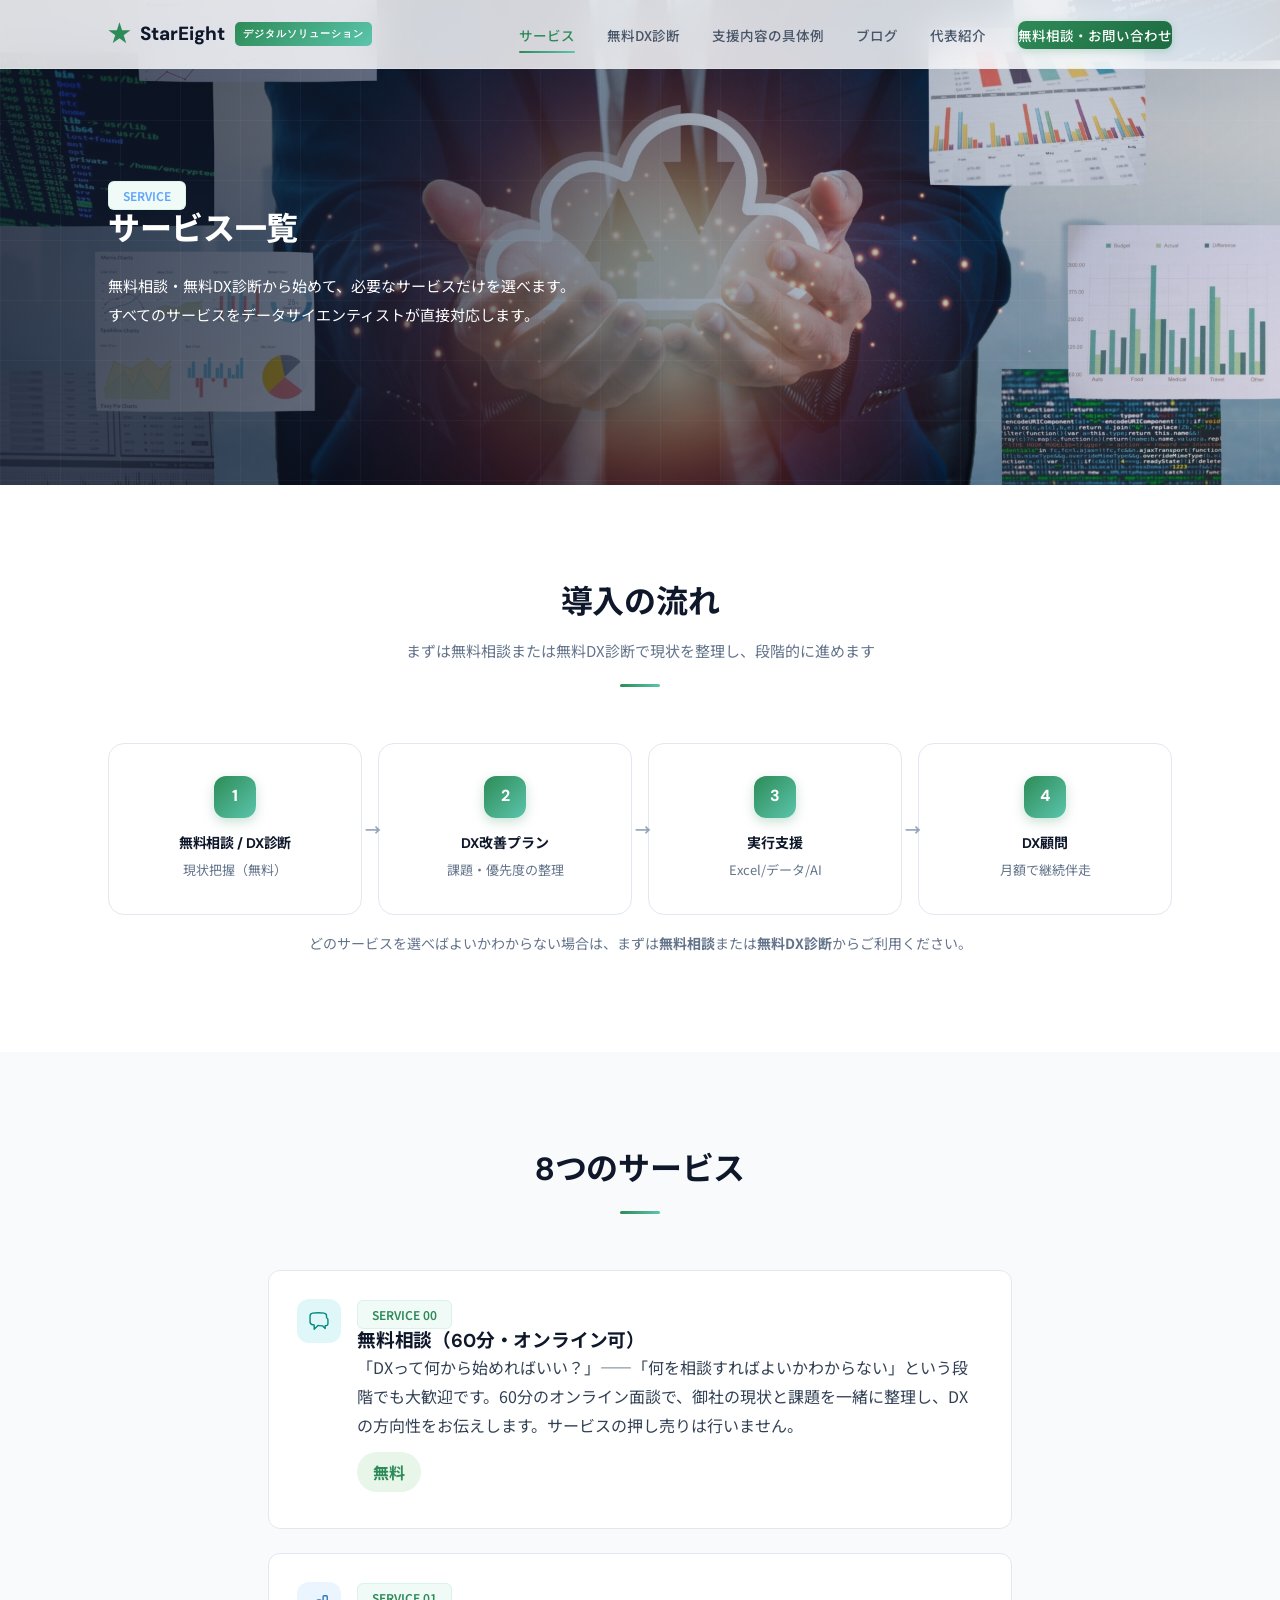
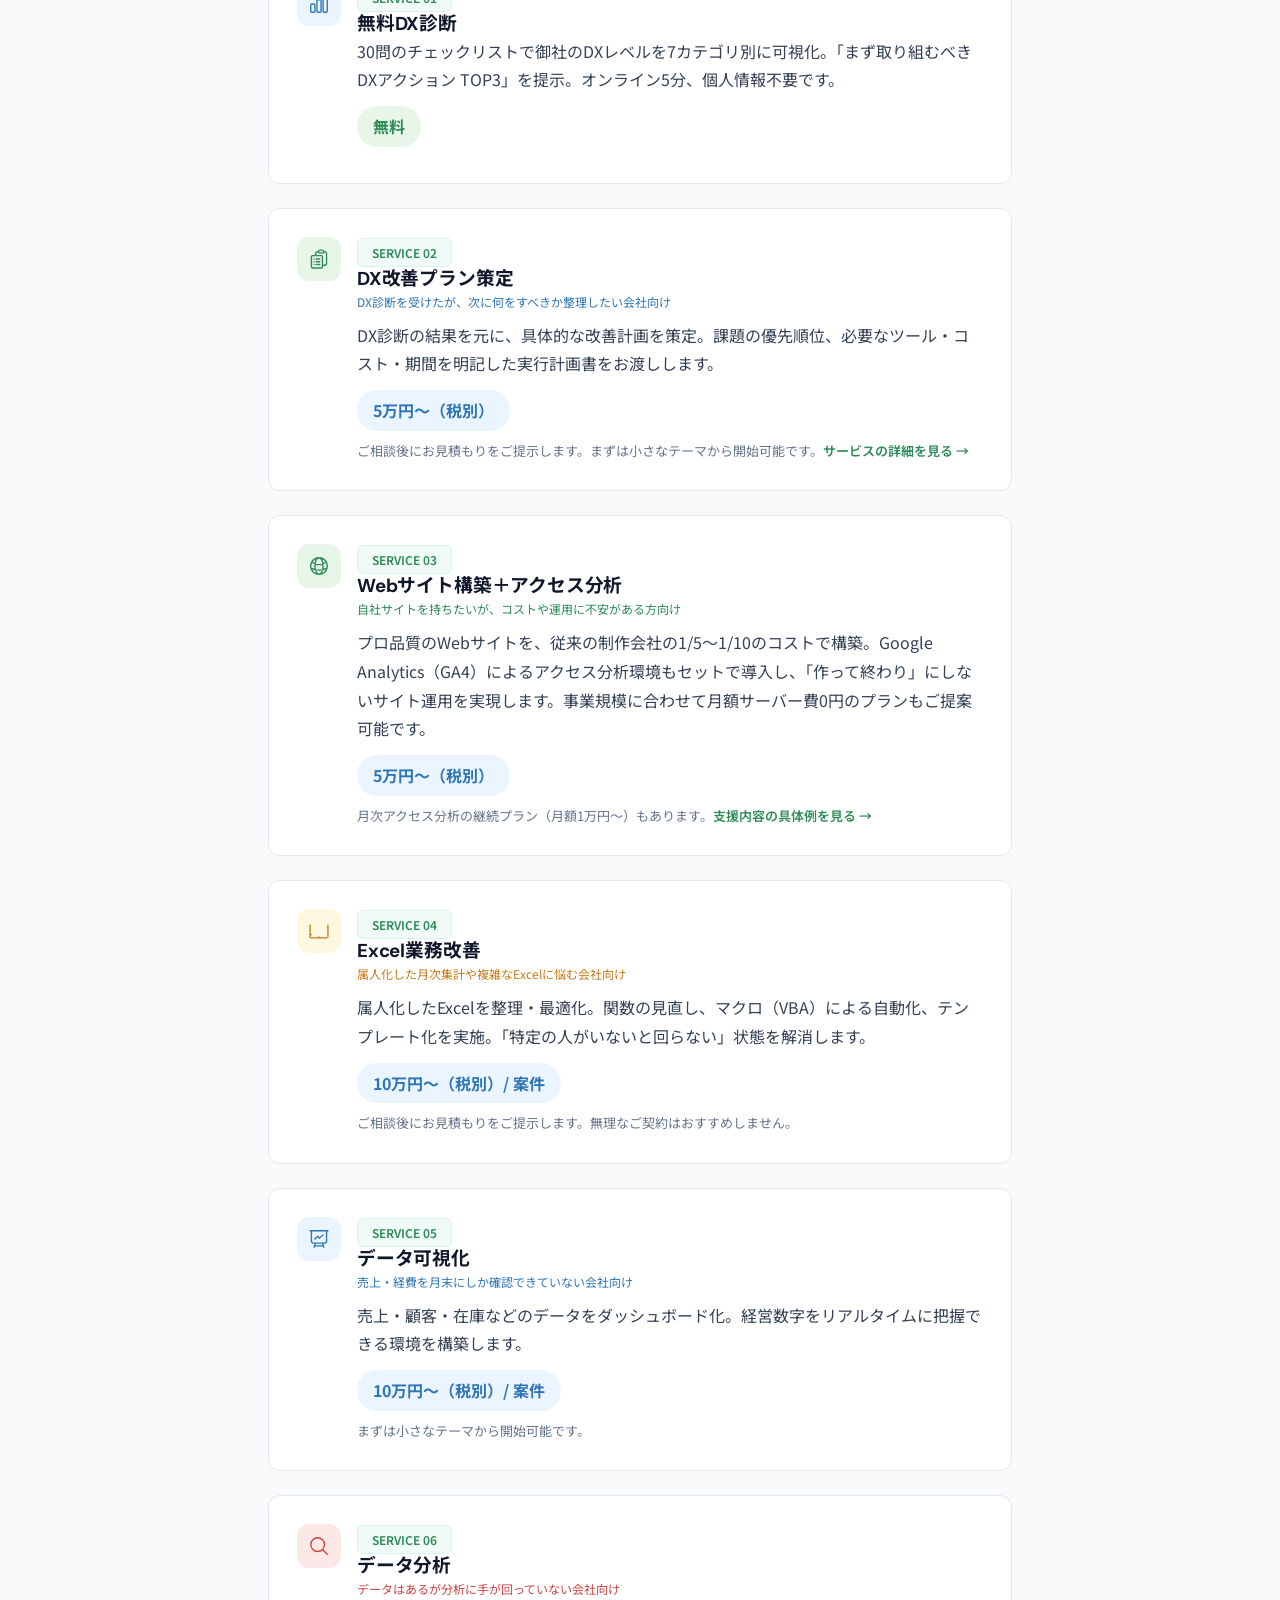
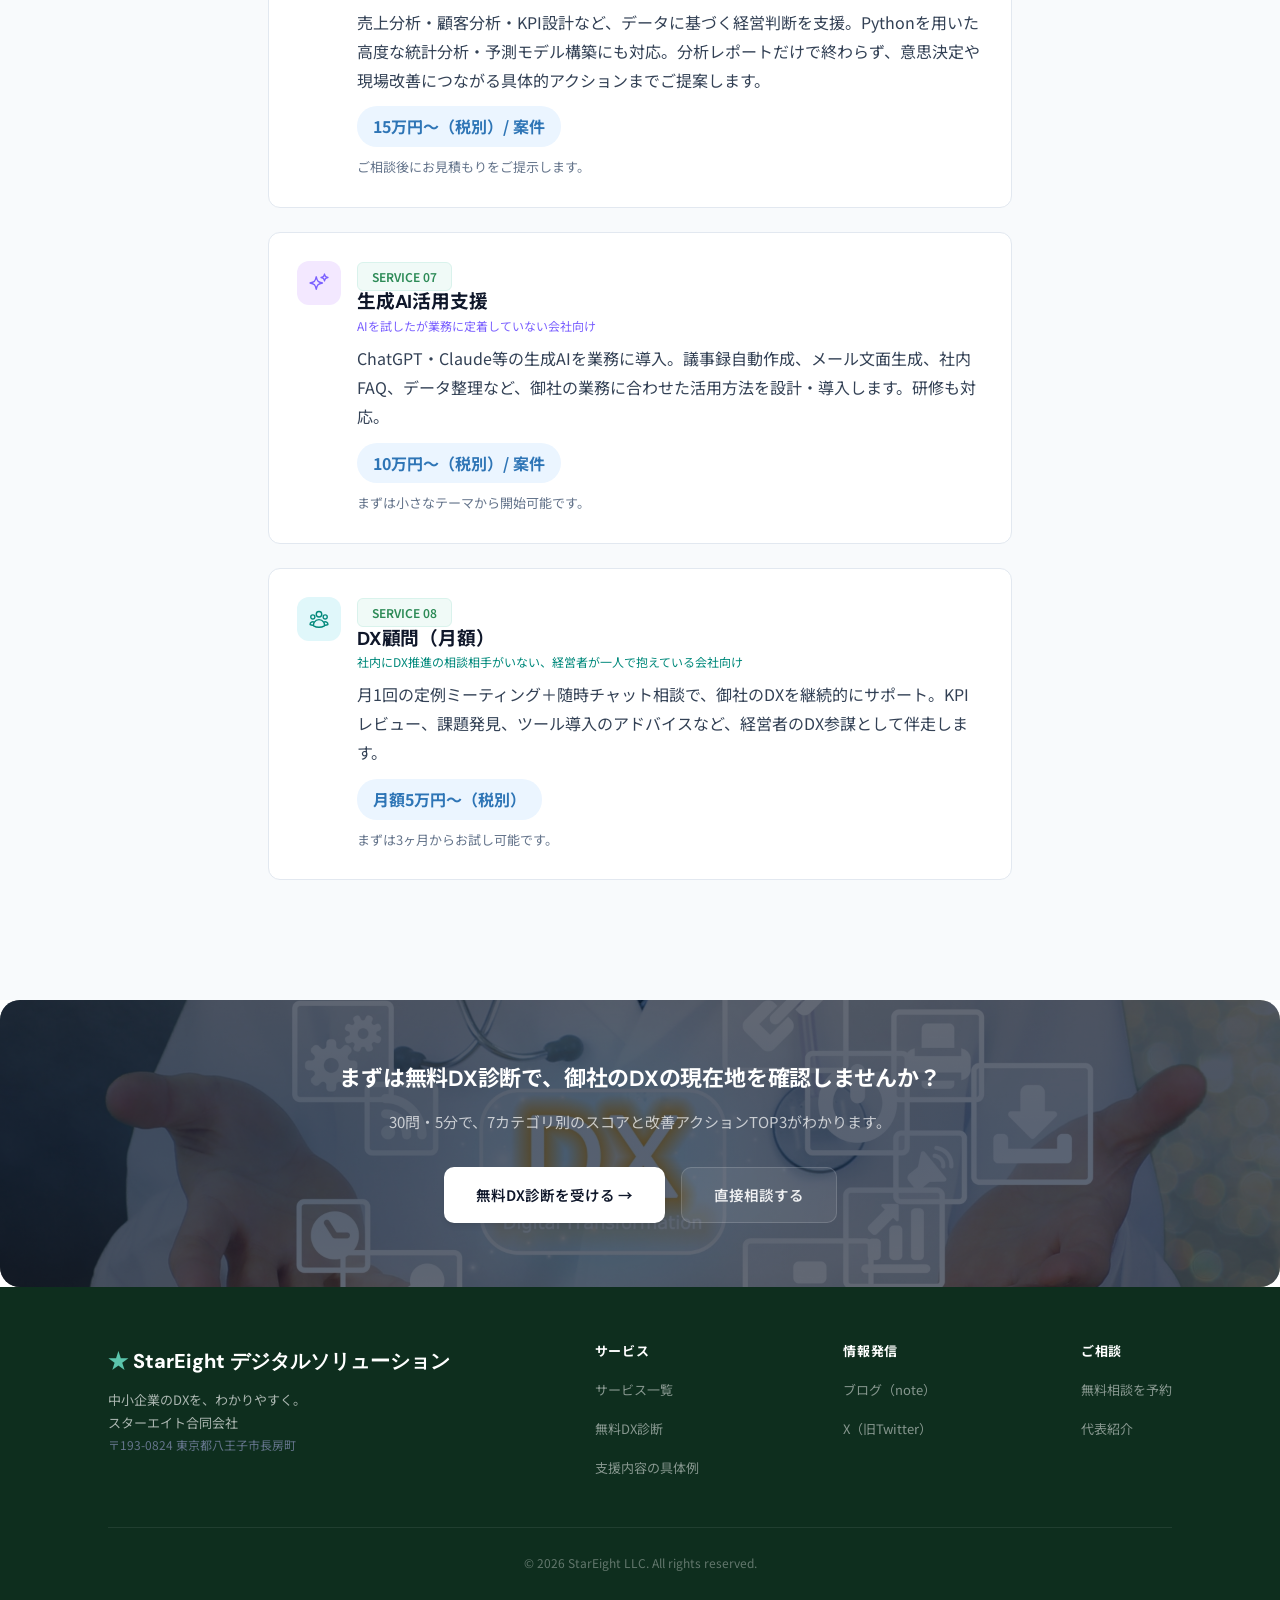
<file: services.html>
<!DOCTYPE html>
<html lang="ja">
<head>
<meta charset="UTF-8">
<meta name="viewport" content="width=device-width, initial-scale=1.0">
<title>サービス一覧 | スターエイト DXコンサルティング</title>
<meta name="description" content="無料DX診断・無料相談からDX顧問まで、8つのサービス体系。中小企業のDXを段階的に支援します。">
<link rel="stylesheet" href="css/style.css">
<style>
.svc-card{padding:28px;border-radius:12px;border:1px solid var(--gray-200);margin-bottom:24px;transition:box-shadow 0.2s;background:#fff}
.svc-card:hover{box-shadow:0 4px 16px rgba(0,0,0,0.06)}
.svc-icon{display:inline-flex;align-items:center;justify-content:center;width:44px;height:44px;border-radius:12px;flex-shrink:0}
.svc-icon svg{width:22px;height:22px;stroke:currentColor;stroke-width:1.5;stroke-linecap:round;stroke-linejoin:round;fill:none}
.svc-price{display:inline-block;padding:6px 16px;border-radius:20px;font-size:16px;font-weight:700;margin:12px 0 8px}
.svc-free{background:#E8F5E9;color:#2D8B57}
.svc-paid{background:#EBF5FF;color:#2E75B6}
.svc-note{font-size:13px;color:var(--gray-500);margin:0}
</style>
<!-- Google Analytics 4 -->
<script async src="https://www.googletagmanager.com/gtag/js?id=G-70X6QJZSQX"></script>
<script src="js/ga4-events.js"></script>
</head>
<body>
<header class="site-header">
  <nav class="nav-inner">
    <a href="index.html" class="nav-logo"><span class="star">★</span> StarEight <span class="dx-badge">デジタルソリューション</span></a>
    <ul class="nav-links">
      <li><a href="services.html" class="active">サービス</a></li>
      <li><a href="diagnosis.html">無料DX診断</a></li>
      <li><a href="cases.html">支援内容の具体例</a></li>
      <li><a href="https://note.com/star_eight_llc" target="_blank" rel="noopener noreferrer">ブログ</a></li>
      <li><a href="about.html">代表紹介</a></li>
      <li><a href="contact.html" class="nav-cta">無料相談・お問い合わせ</a></li>
    </ul>
    <button class="hamburger" aria-label="メニュー"><span></span><span></span><span></span></button>
  </nav>
</header>

<section class="hero" style="position:relative;background:url('img/services.jpg') center center/cover no-repeat;padding:180px 0 120px;min-height:420px;">
  <div style="position:absolute;top:0;left:0;width:100%;height:100%;background:linear-gradient(to right,rgba(15,23,42,0.78) 0%,rgba(15,23,42,0.55) 35%,rgba(15,23,42,0.25) 65%,rgba(15,23,42,0.10) 100%);"></div>
  <div class="container" style="position:relative;z-index:1;">
    <span class="tag" style="color:#60a5fa;">SERVICE</span>
    <h1 style="color:#fff;font-size:32px;">サービス一覧</h1>
    <p style="color:#fff;">無料相談・無料DX診断から始めて、必要なサービスだけを選べます。<br>すべてのサービスをデータサイエンティストが直接対応します。</p>
  </div>
</section>

<section class="section">
  <div class="container">
    <div class="section-header fade-in"><h2>導入の流れ</h2><p class="subtitle">まずは無料相談または無料DX診断で現状を整理し、段階的に進めます</p><div class="line"></div></div>
    <div class="flow fade-in">
      <div class="flow-step"><h4>無料相談 / DX診断</h4><p>現状把握（無料）</p></div>
      <div class="flow-step"><h4>DX改善プラン</h4><p>課題・優先度の整理</p></div>
      <div class="flow-step"><h4>実行支援</h4><p>Excel/データ/AI</p></div>
      <div class="flow-step"><h4>DX顧問</h4><p>月額で継続伴走</p></div>
    </div>
    <p style="text-align:center;font-size:14px;color:var(--gray-500);margin-top:16px;" class="fade-in">どのサービスを選べばよいかわからない場合は、まずは<strong>無料相談</strong>または<strong>無料DX診断</strong>からご利用ください。</p>
  </div>
</section>

<section class="section" style="background:var(--gray-50);">
  <div class="container" style="max-width:800px;">
    <div class="section-header fade-in"><h2>8つのサービス</h2><div class="line"></div></div>

    <div class="svc-card fade-in"><div style="display:flex;gap:16px;align-items:flex-start;">
      <div class="svc-icon" style="background:#E0F7FA;color:#00897B;"><svg viewBox="0 0 24 24"><path d="M20.25 8.511c.884.284 1.5 1.128 1.5 2.097v4.286c0 1.136-.847 2.1-1.98 2.193-.34.027-.68.052-1.02.072v3.091l-3-3c-1.354 0-2.694-.055-4.02-.163a2.115 2.115 0 0 1-.825-.242m9.345-8.334V6.637c0-1.621-1.152-3.026-2.76-3.235A48.455 48.455 0 0 0 11.25 3c-2.115 0-4.198.137-6.24.402-1.608.209-2.76 1.614-2.76 3.235v6.226c0 1.621 1.152 3.026 2.76 3.235.577.075 1.157.14 1.74.194V21l4.155-4.155"/></svg></div>
      <div style="flex:1;"><span class="tag">SERVICE 00</span><h3>無料相談（60分・オンライン可）</h3><p>「DXって何から始めればいい？」——「何を相談すればよいかわからない」という段階でも大歓迎です。60分のオンライン面談で、御社の現状と課題を一緒に整理し、DXの方向性をお伝えします。サービスの押し売りは行いません。</p><div class="svc-price svc-free">無料</div></div>
    </div></div>

    <div class="svc-card fade-in"><div style="display:flex;gap:16px;align-items:flex-start;">
      <div class="svc-icon" style="background:#EBF5FF;color:#2E75B6;"><svg viewBox="0 0 24 24"><path d="M3 13.125C3 12.504 3.504 12 4.125 12h2.25c.621 0 1.125.504 1.125 1.125v6.75C7.5 20.496 6.996 21 6.375 21h-2.25A1.125 1.125 0 0 1 3 19.875v-6.75ZM9.75 8.625c0-.621.504-1.125 1.125-1.125h2.25c.621 0 1.125.504 1.125 1.125v11.25c0 .621-.504 1.125-1.125 1.125h-2.25a1.125 1.125 0 0 1-1.125-1.125V8.625ZM16.5 4.125c0-.621.504-1.125 1.125-1.125h2.25C20.496 3 21 3.504 21 4.125v15.75c0 .621-.504 1.125-1.125 1.125h-2.25a1.125 1.125 0 0 1-1.125-1.125V4.125Z"/></svg></div>
      <div style="flex:1;"><span class="tag">SERVICE 01</span><h3>無料DX診断</h3><p>30問のチェックリストで御社のDXレベルを7カテゴリ別に可視化。「まず取り組むべきDXアクション TOP3」を提示。オンライン5分、個人情報不要です。</p><div class="svc-price svc-free">無料</div></div>
    </div></div>

    <div class="svc-card fade-in"><div style="display:flex;gap:16px;align-items:flex-start;">
      <div class="svc-icon" style="background:#E8F5E9;color:#2D8B57;"><svg viewBox="0 0 24 24"><path d="M9 12h3.75M9 15h3.75M9 18h3.75m3 .75H18a2.25 2.25 0 0 0 2.25-2.25V6.108c0-1.135-.845-2.098-1.976-2.192a48.424 48.424 0 0 0-1.123-.08m-5.801 0c-.065.21-.1.433-.1.664 0 .414.336.75.75.75h4.5a.75.75 0 0 0 .75-.75 2.25 2.25 0 0 0-.1-.664m-5.8 0A2.251 2.251 0 0 1 13.5 2.25H15c1.012 0 1.867.668 2.15 1.586m-5.8 0c-.376.023-.75.05-1.124.08C9.095 4.01 8.25 4.973 8.25 6.108V8.25m0 0H4.875c-.621 0-1.125.504-1.125 1.125v11.25c0 .621.504 1.125 1.125 1.125h9.75c.621 0 1.125-.504 1.125-1.125V9.375c0-.621-.504-1.125-1.125-1.125H8.25ZM6.75 12h.008v.008H6.75V12Zm0 3h.008v.008H6.75V15Zm0 3h.008v.008H6.75V18Z"/></svg></div>
      <div style="flex:1;"><span class="tag">SERVICE 02</span><h3>DX改善プラン策定</h3><p style="font-size:12px;color:#2E75B6;margin-bottom:8px;">DX診断を受けたが、次に何をすべきか整理したい会社向け</p><p>DX診断の結果を元に、具体的な改善計画を策定。課題の優先順位、必要なツール・コスト・期間を明記した実行計画書をお渡しします。</p><div class="svc-price svc-paid">5万円〜（税別）</div><p class="svc-note">ご相談後にお見積もりをご提示します。まずは小さなテーマから開始可能です。<a href="service02.html" style="color:var(--brand);font-weight:600;">サービスの詳細を見る →</a></p></div>
    </div></div>

    <div class="svc-card fade-in"><div style="display:flex;gap:16px;align-items:flex-start;">
      <div class="svc-icon" style="background:#E8F5E9;color:#2D8B57;"><svg viewBox="0 0 24 24"><path d="M12 21a9.004 9.004 0 0 0 8.716-6.747M12 21a9.004 9.004 0 0 1-8.716-6.747M12 21c2.485 0 4.5-4.03 4.5-9S14.485 3 12 3m0 18c-2.485 0-4.5-4.03-4.5-9S9.515 3 12 3m0 0a8.997 8.997 0 0 1 7.843 4.582M12 3a8.997 8.997 0 0 0-7.843 4.582m15.686 0A11.953 11.953 0 0 1 12 10.5c-2.998 0-5.74-1.1-7.843-2.918m15.686 0A8.959 8.959 0 0 1 21 12c0 .778-.099 1.533-.284 2.253m0 0A17.919 17.919 0 0 1 12 16.5c-3.162 0-6.133-.815-8.716-2.247m0 0A9.015 9.015 0 0 1 3 12c0-1.605.42-3.113 1.157-4.418"/></svg></div>
      <div style="flex:1;"><span class="tag">SERVICE 03</span><h3>Webサイト構築＋アクセス分析</h3><p style="font-size:12px;color:#2D8B57;margin-bottom:8px;">自社サイトを持ちたいが、コストや運用に不安がある方向け</p><p>プロ品質のWebサイトを、従来の制作会社の1/5〜1/10のコストで構築。Google Analytics（GA4）によるアクセス分析環境もセットで導入し、「作って終わり」にしないサイト運用を実現します。事業規模に合わせて月額サーバー費0円のプランもご提案可能です。</p><div class="svc-price svc-paid">5万円〜（税別）</div><p class="svc-note">月次アクセス分析の継続プラン（月額1万円〜）もあります。<a href="cases.html#case5" style="color:var(--brand);font-weight:600;">支援内容の具体例を見る →</a></p></div>
    </div></div>

    <div class="svc-card fade-in"><div style="display:flex;gap:16px;align-items:flex-start;">
      <div class="svc-icon" style="background:#FFF8E1;color:#C87B1A;"><svg viewBox="0 0 24 24"><path d="M3.375 19.5h17.25m-17.25 0a1.125 1.125 0 0 1-1.125-1.125M3.375 19.5h7.5c.621 0 1.125-.504 1.125-1.125m-9.75 0V5.625m0 12.75v-1.5c0-.621.504-1.125 1.125-1.125m18.375 2.625V5.625"/></svg></div>
      <div style="flex:1;"><span class="tag">SERVICE 04</span><h3>Excel業務改善</h3><p style="font-size:12px;color:#C87B1A;margin-bottom:8px;">属人化した月次集計や複雑なExcelに悩む会社向け</p><p>属人化したExcelを整理・最適化。関数の見直し、マクロ（VBA）による自動化、テンプレート化を実施。「特定の人がいないと回らない」状態を解消します。</p><div class="svc-price svc-paid">10万円〜（税別）/ 案件</div><p class="svc-note">ご相談後にお見積もりをご提示します。無理なご契約はおすすめしません。</p></div>
    </div></div>

    <div class="svc-card fade-in"><div style="display:flex;gap:16px;align-items:flex-start;">
      <div class="svc-icon" style="background:#EBF5FF;color:#2E75B6;"><svg viewBox="0 0 24 24"><path d="M3.75 3v11.25A2.25 2.25 0 0 0 6 16.5h2.25M3.75 3h-1.5m1.5 0h16.5m0 0h1.5m-1.5 0v11.25A2.25 2.25 0 0 1 18 16.5h-2.25m-7.5 0h7.5m-7.5 0-1 3m8.5-3 1 3m0 0 .5 1.5m-.5-1.5h-9.5m0 0-.5 1.5m.75-9 3-3 2.148 2.148A12.061 12.061 0 0 1 16.5 7.605"/></svg></div>
      <div style="flex:1;"><span class="tag">SERVICE 05</span><h3>データ可視化</h3><p style="font-size:12px;color:#2E75B6;margin-bottom:8px;">売上・経費を月末にしか確認できていない会社向け</p><p>売上・顧客・在庫などのデータをダッシュボード化。経営数字をリアルタイムに把握できる環境を構築します。</p><div class="svc-price svc-paid">10万円〜（税別）/ 案件</div><p class="svc-note">まずは小さなテーマから開始可能です。</p></div>
    </div></div>

    <div class="svc-card fade-in"><div style="display:flex;gap:16px;align-items:flex-start;">
      <div class="svc-icon" style="background:#FDE8E8;color:#CC4444;"><svg viewBox="0 0 24 24"><path d="m21 21-5.197-5.197m0 0A7.5 7.5 0 1 0 5.196 5.196a7.5 7.5 0 0 0 10.607 10.607Z"/></svg></div>
      <div style="flex:1;"><span class="tag">SERVICE 06</span><h3>データ分析</h3><p style="font-size:12px;color:#CC4444;margin-bottom:8px;">データはあるが分析に手が回っていない会社向け</p><p>売上分析・顧客分析・KPI設計など、データに基づく経営判断を支援。Pythonを用いた高度な統計分析・予測モデル構築にも対応。分析レポートだけで終わらず、意思決定や現場改善につながる具体的アクションまでご提案します。</p><div class="svc-price svc-paid">15万円〜（税別）/ 案件</div><p class="svc-note">ご相談後にお見積もりをご提示します。</p></div>
    </div></div>

    <div class="svc-card fade-in"><div style="display:flex;gap:16px;align-items:flex-start;">
      <div class="svc-icon" style="background:#F3E8FF;color:#7B61FF;"><svg viewBox="0 0 24 24"><path d="M9.813 15.904 9 18.75l-.813-2.846a4.5 4.5 0 0 0-3.09-3.09L2.25 12l2.846-.813a4.5 4.5 0 0 0 3.09-3.09L9 5.25l.813 2.846a4.5 4.5 0 0 0 3.09 3.09L15.75 12l-2.846.813a4.5 4.5 0 0 0-3.09 3.09ZM18.259 8.715 18 9.75l-.259-1.035a3.375 3.375 0 0 0-2.455-2.456L14.25 6l1.036-.259a3.375 3.375 0 0 0 2.455-2.456L18 2.25l.259 1.035a3.375 3.375 0 0 0 2.456 2.456L21.75 6l-1.035.259a3.375 3.375 0 0 0-2.456 2.456Z"/></svg></div>
      <div style="flex:1;"><span class="tag">SERVICE 07</span><h3>生成AI活用支援</h3><p style="font-size:12px;color:#7B61FF;margin-bottom:8px;">AIを試したが業務に定着していない会社向け</p><p>ChatGPT・Claude等の生成AIを業務に導入。議事録自動作成、メール文面生成、社内FAQ、データ整理など、御社の業務に合わせた活用方法を設計・導入します。研修も対応。</p><div class="svc-price svc-paid">10万円〜（税別）/ 案件</div><p class="svc-note">まずは小さなテーマから開始可能です。</p></div>
    </div></div>

    <div class="svc-card fade-in"><div style="display:flex;gap:16px;align-items:flex-start;">
      <div class="svc-icon" style="background:#E0F7FA;color:#00897B;"><svg viewBox="0 0 24 24"><path d="M18 18.72a9.094 9.094 0 0 0 3.741-.479 3 3 0 0 0-4.682-2.72m.94 3.198.001.031c0 .225-.012.447-.037.666A11.944 11.944 0 0 1 12 21c-2.17 0-4.207-.576-5.963-1.584A6.062 6.062 0 0 1 6 18.719m12 0a5.971 5.971 0 0 0-.941-3.197m0 0A5.995 5.995 0 0 0 12 12.75a5.995 5.995 0 0 0-5.058 2.772m0 0a3 3 0 0 0-4.681 2.72 8.986 8.986 0 0 0 3.74.477m.94-3.197a5.971 5.971 0 0 0-.94 3.197M15 6.75a3 3 0 1 1-6 0 3 3 0 0 1 6 0Zm6 3a2.25 2.25 0 1 1-4.5 0 2.25 2.25 0 0 1 4.5 0Zm-13.5 0a2.25 2.25 0 1 1-4.5 0 2.25 2.25 0 0 1 4.5 0Z"/></svg></div>
      <div style="flex:1;"><span class="tag">SERVICE 08</span><h3>DX顧問（月額）</h3><p style="font-size:12px;color:#00897B;margin-bottom:8px;">社内にDX推進の相談相手がいない、経営者が一人で抱えている会社向け</p><p>月1回の定例ミーティング＋随時チャット相談で、御社のDXを継続的にサポート。KPIレビュー、課題発見、ツール導入のアドバイスなど、経営者のDX参謀として伴走します。</p><div class="svc-price svc-paid">月額5万円〜（税別）</div><p class="svc-note">まずは3ヶ月からお試し可能です。</p></div>
    </div></div>

  </div>
</section>

<section class="cta-banner" style="position:relative;background:url('img/dx-diagnosis.jpg') center center/cover no-repeat;">
  <div style="position:absolute;top:0;left:0;width:100%;height:100%;background:rgba(15,23,42,0.65);"></div>
  <div class="container" style="text-align:center;position:relative;z-index:1;">
    <h2 style="font-size:22px;">まずは無料DX診断で、御社のDXの現在地を確認しませんか？</h2>
    <p>30問・5分で、7カテゴリ別のスコアと改善アクションTOP3がわかります。</p>
    <div class="btn-group" style="justify-content:center;">
      <a href="diagnosis.html" class="btn btn-white">無料DX診断を受ける →</a>
      <a href="contact.html" class="btn btn-ghost">直接相談する</a>
    </div>
  </div>
</section>

<footer class="site-footer">
  <div class="container">
    <div class="footer-inner">
      <div class="footer-brand"><div class="footer-logo"><span class="star">★</span> StarEight デジタルソリューション</div><p>中小企業のDXを、わかりやすく。<br>スターエイト合同会社</p><p style="font-size:12px;color:var(--gray-500);">〒193-0824 東京都八王子市長房町</p></div>
      <div class="footer-links"><h4>サービス</h4><ul><li><a href="services.html">サービス一覧</a></li><li><a href="diagnosis.html">無料DX診断</a></li><li><a href="cases.html">支援内容の具体例</a></li></ul></div>
      <div class="footer-links"><h4>情報発信</h4><ul><li><a href="https://note.com/star_eight_llc" target="_blank" rel="noopener noreferrer">ブログ（note）</a></li><li><a href="https://x.com/star_eight_0105" target="_blank" rel="noopener noreferrer">X（旧Twitter）</a></li></ul></div>
      <div class="footer-links"><h4>ご相談</h4><ul><li><a href="contact.html">無料相談を予約</a></li><li><a href="about.html">代表紹介</a></li></ul></div>
    </div>
    <div class="footer-bottom">&copy; 2026 StarEight LLC. All rights reserved.</div>
  </div>
</footer>
<script src="js/main.js"></script>
</body>
</html>
</file>
<file: css/style.css>
@import url('https://fonts.googleapis.com/css2?family=Noto+Sans+JP:wght@300;400;500;700;900&family=DM+Sans:wght@400;500;600;700;800&display=swap');

:root {
  --navy: #0f172a;
  --navy-mid: #1e293b;
  --brand: #2D8B57;
  --brand-dark: #1e6b42;
  --brand-light: #e6f4ec;
  --brand-50: #f0f9f4;
  --sub: #5BC5AC;
  --sub-light: #e0f5f0;
  --sub-50: #f0faf7;
  --blue: #2E75B6;
  --blue-light: #dbeafe;
  --blue-50: #eff6ff;
  --green: #2D8B57;
  --green-light: #d1fae5;
  --white: #FFFFFF;
  --gray-50: #f8fafc;
  --gray-100: #f1f5f9;
  --gray-200: #e2e8f0;
  --gray-300: #cbd5e1;
  --gray-400: #94a3b8;
  --gray-500: #64748b;
  --gray-600: #475569;
  --gray-700: #334155;
  --gray-900: #0f172a;
  --body: #334155;
  --shadow-sm: 0 1px 2px rgba(0,0,0,0.05);
  --shadow-md: 0 4px 6px -1px rgba(0,0,0,0.07), 0 2px 4px -2px rgba(0,0,0,0.05);
  --shadow-lg: 0 10px 25px -5px rgba(0,0,0,0.08), 0 8px 10px -6px rgba(0,0,0,0.04);
  --radius: 16px;
  --radius-sm: 10px;
  --transition: 0.3s cubic-bezier(0.4, 0, 0.2, 1);
}

*, *::before, *::after { box-sizing: border-box; margin: 0; padding: 0; }
html { scroll-behavior: smooth; }

body {
  font-family: 'Noto Sans JP', 'DM Sans', sans-serif;
  color: var(--body); line-height: 1.8;
  background: var(--white);
  -webkit-font-smoothing: antialiased;
}

h1, h2, h3, h4, h5 {
  font-family: 'DM Sans', 'Noto Sans JP', sans-serif;
  color: var(--navy); line-height: 1.35;
  font-weight: 700; letter-spacing: -0.01em;
}

a { color: var(--brand); text-decoration: none; transition: color var(--transition); }
a:hover { color: var(--sub); }
img { max-width: 100%; height: auto; }
.container { max-width: 1120px; margin: 0 auto; padding: 0 28px; }

/* ===== HEADER ===== */
.site-header {
  position: fixed; top: 0; left: 0; right: 0; z-index: 100;
  background: rgba(255,255,255,0.82);
  backdrop-filter: blur(20px) saturate(180%);
  border-bottom: 1px solid rgba(226,232,240,0.6);
  transition: all var(--transition);
}
.site-header.scrolled { box-shadow: 0 1px 20px rgba(0,0,0,0.06); background: rgba(255,255,255,0.92); }

.nav-inner {
  max-width: 1120px; margin: 0 auto; padding: 0 28px;
  display: flex; align-items: center; justify-content: space-between; height: 68px;
}
.nav-logo {
  display: flex; align-items: center; gap: 10px;
  font-family: 'DM Sans', sans-serif; font-weight: 800;
  font-size: 19px; color: var(--navy); text-decoration: none;
}
.nav-logo .star { color: var(--brand); font-size: 22px; }
.nav-logo .dx-badge {
  background: linear-gradient(135deg, var(--brand), var(--sub));
  color: var(--white); font-size: 10px; font-weight: 700;
  padding: 3px 8px; border-radius: 5px; letter-spacing: 1px;
}

.nav-links { display: flex; gap: 32px; list-style: none; align-items: center; }
.nav-links a {
  font-size: 13.5px; font-weight: 500; color: var(--gray-600);
  text-decoration: none; position: relative; padding: 4px 0;
}
.nav-links a::after {
  content: ''; position: absolute; bottom: -4px; left: 50%; transform: translateX(-50%);
  width: 0; height: 2px; background: linear-gradient(90deg, var(--brand), var(--sub));
  border-radius: 2px; transition: width var(--transition);
}
.nav-links a:hover::after, .nav-links a.active::after { width: 100%; }
.nav-links a:hover, .nav-links a.active { color: var(--brand); }

.nav-cta {
  background: linear-gradient(135deg, var(--brand), var(--brand-dark));
  color: var(--white) !important;
  padding: 9px 22px; border-radius: 8px; font-size: 13px; font-weight: 600;
  box-shadow: 0 2px 8px rgba(45,139,87,0.25);
  transition: all var(--transition);
}
.nav-cta:hover { transform: translateY(-1px); box-shadow: 0 4px 16px rgba(45,139,87,0.35); background: linear-gradient(135deg, var(--brand), var(--sub)); }
.nav-cta::after { display: none !important; }

.hamburger {
  display: none; background: none; border: none; cursor: pointer;
  width: 28px; height: 20px; position: relative;
}
.hamburger span {
  display: block; width: 100%; height: 2px; background: var(--navy);
  position: absolute; left: 0; transition: all var(--transition); border-radius: 2px;
}
.hamburger span:nth-child(1) { top: 0; }
.hamburger span:nth-child(2) { top: 9px; }
.hamburger span:nth-child(3) { top: 18px; }

/* ===== HERO ===== */
.hero {
  padding: 150px 0 90px;
  background: var(--navy); color: var(--white);
  position: relative; overflow: hidden;
}
.hero::before {
  content: ''; position: absolute; inset: 0;
  background:
    radial-gradient(ellipse 70% 50% at 20% 50%, rgba(46,117,182,0.2), transparent),
    radial-gradient(ellipse 50% 60% at 80% 20%, rgba(96,165,250,0.12), transparent),
    radial-gradient(ellipse 40% 40% at 60% 80%, rgba(46,117,182,0.1), transparent);
}
.hero::after {
  content: ''; position: absolute; inset: 0;
  background-image:
    linear-gradient(rgba(255,255,255,0.03) 1px, transparent 1px),
    linear-gradient(90deg, rgba(255,255,255,0.03) 1px, transparent 1px);
  background-size: 60px 60px;
}

.hero-inner { display: flex; align-items: center; gap: 64px; position: relative; z-index: 1; }
.hero-text { flex: 1; }
.hero-text .tag {
  display: inline-flex; align-items: center; gap: 8px;
  background: rgba(91,197,172,0.12); border: 1px solid rgba(91,197,172,0.25);
  padding: 7px 18px; border-radius: 100px;
  font-size: 13px; font-weight: 500; margin-bottom: 24px; color: var(--sub);
}
.hero h1 {
  font-size: clamp(30px, 4vw, 42px); font-weight: 800;
  line-height: 1.3; margin-bottom: 22px; color: var(--white);
}
.hero h1 .accent {
  background: linear-gradient(135deg, var(--sub), #8ad8c4);
  -webkit-background-clip: text; -webkit-text-fill-color: transparent; background-clip: text;
}
.hero p { font-size: 15px; line-height: 1.9; color: rgba(255,255,255,0.7); margin-bottom: 36px; }

.hero-visual { flex: 0 0 360px; }
.hero-visual .icon-grid { display: grid; grid-template-columns: repeat(3, 1fr); gap: 14px; }
.hero-visual .icon-card {
  background: rgba(255,255,255,0.04); border: 1px solid rgba(255,255,255,0.08);
  border-radius: 14px; padding: 22px 12px; text-align: center;
  transition: all var(--transition); backdrop-filter: blur(4px);
}
.hero-visual .icon-card:hover {
  background: rgba(91,197,172,0.08); border-color: rgba(91,197,172,0.25);
  transform: translateY(-6px); box-shadow: 0 8px 30px rgba(91,197,172,0.12);
}
.hero-visual .icon-card .emoji { font-size: 28px; margin-bottom: 8px; display: block; }
.hero-visual .icon-card .label { font-size: 11px; color: rgba(255,255,255,0.55); font-weight: 500; }

/* ===== BUTTONS ===== */
.btn {
  display: inline-flex; align-items: center; gap: 8px;
  padding: 14px 32px; border-radius: var(--radius-sm);
  font-size: 14.5px; font-weight: 600; text-decoration: none;
  transition: all var(--transition); border: none; cursor: pointer;
}
.btn-primary {
  background: linear-gradient(135deg, var(--brand), var(--brand-dark));
  color: var(--white); box-shadow: 0 2px 10px rgba(45,139,87,0.3);
}
.btn-primary:hover { color: var(--white); transform: translateY(-2px); box-shadow: 0 6px 24px rgba(45,139,87,0.4); background: linear-gradient(135deg, var(--brand), var(--sub)); }
.btn-white { background: var(--white); color: var(--navy); box-shadow: var(--shadow-md); }
.btn-white:hover { color: var(--navy); transform: translateY(-2px); box-shadow: var(--shadow-lg); }
.btn-outline { background: transparent; color: var(--brand); border: 2px solid rgba(45,139,87,0.3); }
.btn-outline:hover { background: var(--brand); color: var(--white); border-color: var(--brand); box-shadow: 0 4px 16px rgba(45,139,87,0.3); }
.btn-ghost { background: rgba(255,255,255,0.08); color: rgba(255,255,255,0.9); border: 1px solid rgba(255,255,255,0.15); }
.btn-ghost:hover { background: rgba(91,197,172,0.12); border-color: rgba(91,197,172,0.3); color: var(--white); }
.btn-group { display: flex; gap: 16px; flex-wrap: wrap; }

/* ===== SECTIONS ===== */
.section { padding: 96px 0; }
.section-alt { background: var(--gray-50); }
.section-blue { background: linear-gradient(180deg, var(--sub-50), var(--white)); }
.section-header { text-align: center; margin-bottom: 56px; }
.section-header h2 { font-size: clamp(24px, 3.5vw, 32px); margin-bottom: 12px; }
.section-header .subtitle { font-size: 15px; color: var(--gray-500); max-width: 500px; margin: 0 auto; }
.section-header .line {
  width: 40px; height: 3px;
  background: linear-gradient(90deg, var(--brand), var(--sub));
  margin: 20px auto 0; border-radius: 2px;
}

/* ===== CARDS ===== */
.card {
  background: var(--white); border-radius: var(--radius);
  border: 1px solid var(--gray-200); padding: 36px;
  transition: all var(--transition);
}
.card:hover { box-shadow: var(--shadow-lg); transform: translateY(-6px); border-color: transparent; }
.card-icon {
  width: 56px; height: 56px; border-radius: 14px;
  display: flex; align-items: center; justify-content: center;
  font-size: 26px; margin-bottom: 20px;
}
.card-icon.blue { background: linear-gradient(135deg, var(--brand-50), var(--sub-light)); }
.card-icon.green { background: var(--green-light); }
.card h3 { font-size: 17px; margin-bottom: 12px; }
.card p { font-size: 14px; color: var(--gray-600); line-height: 1.75; }

.grid-2 { display: grid; grid-template-columns: repeat(2, 1fr); gap: 28px; }
.grid-3 { display: grid; grid-template-columns: repeat(3, 1fr); gap: 28px; }
.grid-4 { display: grid; grid-template-columns: repeat(4, 1fr); gap: 24px; }

/* ===== SERVICE CARDS ===== */
.service-card {
  background: var(--white); border-radius: var(--radius);
  border: 1px solid var(--gray-200); padding: 32px;
  position: relative; overflow: hidden; transition: all var(--transition);
}
.service-card::before {
  content: ''; position: absolute; top: 0; left: 0;
  width: 4px; height: 100%;
  background: linear-gradient(180deg, var(--brand), var(--sub));
  transform: scaleY(0); transition: transform var(--transition); transform-origin: top;
}
.service-card:hover::before { transform: scaleY(1); }
.service-card:hover { box-shadow: var(--shadow-lg); border-color: rgba(91,197,172,0.2); transform: translateX(4px); }
.service-card .num {
  font-family: 'DM Sans', sans-serif; font-size: 11px; font-weight: 800;
  color: var(--brand); margin-bottom: 8px; letter-spacing: 1.5px;
}
.service-card h3 { font-size: 17px; margin-bottom: 10px; }
.service-card p { font-size: 13px; color: var(--gray-600); line-height: 1.75; }
.service-card .price {
  margin-top: 16px; padding-top: 16px; border-top: 1px solid var(--gray-100);
  font-size: 14px; color: var(--brand); font-weight: 700;
}

/* ===== CTA BANNER ===== */
.cta-banner {
  background: var(--navy); color: var(--white);
  padding: 64px; border-radius: 20px;
  text-align: center; position: relative; overflow: hidden;
}
.cta-banner::before {
  content: ''; position: absolute; inset: 0;
  background:
    radial-gradient(ellipse 60% 60% at 20% 50%, rgba(46,117,182,0.25), transparent),
    radial-gradient(ellipse 40% 50% at 80% 50%, rgba(96,165,250,0.15), transparent);
}
.cta-banner h2 { font-size: clamp(22px, 3vw, 28px); color: var(--white); margin-bottom: 14px; position: relative; }
.cta-banner p { color: rgba(255,255,255,0.7); margin-bottom: 32px; font-size: 15px; position: relative; }
.cta-banner .btn { position: relative; }

/* ===== FLOW ===== */
.flow { display: flex; gap: 16px; counter-reset: step; }
.flow-step {
  flex: 1; text-align: center; position: relative; padding: 32px 16px;
  background: var(--white); border: 1px solid var(--gray-200);
  border-radius: var(--radius); transition: all var(--transition);
}
.flow-step:hover { box-shadow: var(--shadow-md); border-color: rgba(91,197,172,0.25); }
.flow-step::before {
  counter-increment: step; content: counter(step);
  display: flex; align-items: center; justify-content: center;
  width: 42px; height: 42px; border-radius: 12px;
  background: linear-gradient(135deg, var(--brand), var(--sub));
  color: var(--white); font-family: 'DM Sans', sans-serif;
  font-weight: 800; font-size: 16px; margin: 0 auto 16px;
  box-shadow: 0 4px 12px rgba(45,139,87,0.25);
}
.flow-step h4 { font-size: 14px; margin-bottom: 6px; }
.flow-step p { font-size: 13px; color: var(--gray-500); }
.flow-step + .flow-step::after {
  content: '→'; position: absolute; top: 50%; left: -14px; transform: translateY(-50%);
  color: var(--gray-400); font-size: 16px; font-weight: 700;
}

/* ===== PROFILE ===== */
.profile-card {
  display: flex; gap: 40px; align-items: flex-start;
  background: var(--white); border-radius: 20px;
  padding: 44px; border: 1px solid var(--gray-200); box-shadow: var(--shadow-sm);
}
.profile-photo {
  width: 140px; height: 140px; border-radius: 20px;
  background: linear-gradient(135deg, var(--brand-50), var(--sub-light));
  display: flex; align-items: center; justify-content: center;
  font-size: 48px; flex-shrink: 0;
}
.profile-info h3 { font-size: 22px; margin-bottom: 4px; }
.profile-info .title { font-size: 13px; color: var(--gray-500); margin-bottom: 18px; }
.profile-info .bio { font-size: 14px; line-height: 1.85; color: var(--gray-600); }

.tag-list { display: flex; flex-wrap: wrap; gap: 8px; margin-top: 20px; }
.tag {
  background: var(--sub-50); color: var(--brand);
  padding: 5px 14px; border-radius: 6px;
  font-size: 12px; font-weight: 600; border: 1px solid rgba(91,197,172,0.15);
}

/* ===== CASE STUDY ===== */
.case-card {
  background: var(--white); border-radius: var(--radius);
  border: 1px solid var(--gray-200); overflow: hidden; transition: all var(--transition);
  display: flex; flex-direction: column;
}
.case-card:hover { box-shadow: var(--shadow-lg); transform: translateY(-4px); }
.case-card .case-header {
  padding: 28px 32px;
  background: linear-gradient(135deg, var(--brand-50), var(--sub-50));
  border-bottom: 1px solid var(--gray-200);
  min-height: 120px;
  display: flex; flex-direction: column; justify-content: center;
}
.case-card .case-header .industry {
  font-size: 11px; color: var(--brand); font-weight: 700;
  margin-bottom: 8px; letter-spacing: 0.5px;
}
.case-card .case-header h3 { font-size: 16px; line-height: 1.5; }
.case-card .case-body { padding: 28px 32px; flex: 1; display: flex; flex-direction: column; justify-content: space-between; }
.case-card .case-body p { font-size: 14px; line-height: 1.75; color: var(--gray-600); }
.case-card .result {
  margin-top: 18px; padding: 14px 18px;
  background: linear-gradient(135deg, #ecfdf5, var(--sub-light));
  border-radius: var(--radius-sm);
  font-size: 14px; color: #065f46; font-weight: 600;
  border: 1px solid rgba(91,197,172,0.2);
}

/* ===== FORM ===== */
.form-group { margin-bottom: 22px; }
.form-group label { display: block; font-size: 13px; font-weight: 600; color: var(--navy); margin-bottom: 8px; }
.form-group input, .form-group textarea, .form-group select {
  width: 100%; padding: 13px 18px; border: 1.5px solid var(--gray-300);
  border-radius: var(--radius-sm); font-size: 14px;
  font-family: 'Noto Sans JP', sans-serif; transition: all var(--transition); background: var(--white);
}
.form-group input:focus, .form-group textarea:focus, .form-group select:focus {
  outline: none; border-color: var(--sub);
  box-shadow: 0 0 0 4px rgba(91,197,172,0.12);
}
.form-group textarea { min-height: 140px; resize: vertical; }

/* ===== FOOTER ===== */
.site-footer { background: #0e2e1e; color: rgba(255,255,255,0.65); padding: 56px 0 28px; }
.footer-inner { display: flex; justify-content: space-between; gap: 48px; margin-bottom: 36px; }
.footer-brand .footer-logo {
  font-family: 'DM Sans', sans-serif; font-size: 20px; font-weight: 800;
  color: var(--white); margin-bottom: 10px;
}
.footer-brand .footer-logo .star { color: var(--sub); }
.footer-brand p { font-size: 13px; line-height: 1.75; }
.footer-links h4 { color: var(--white); font-size: 13px; margin-bottom: 14px; font-weight: 700; letter-spacing: 0.05em; }
.footer-links ul { list-style: none; }
.footer-links li { margin-bottom: 10px; }
.footer-links a { color: rgba(255,255,255,0.5); font-size: 13px; }
.footer-links a:hover { color: var(--sub); }
.footer-bottom {
  border-top: 1px solid rgba(255,255,255,0.08);
  padding-top: 24px; text-align: center; font-size: 12px; color: rgba(255,255,255,0.35);
}

/* ===== DIAGNOSIS ===== */
.diag-progress { width: 100%; height: 6px; background: var(--gray-200); border-radius: 3px; margin-bottom: 36px; overflow: hidden; }
.diag-progress .bar { height: 100%; background: linear-gradient(90deg, var(--brand), var(--sub)); border-radius: 3px; transition: width 0.5s ease; }
.diag-question { margin-bottom: 28px; }
.diag-question h3 { font-size: 16px; margin-bottom: 12px; line-height: 1.6; }
.diag-options { display: flex; flex-direction: column; gap: 10px; }
.diag-option {
  padding: 15px 22px; border: 2px solid var(--gray-200);
  border-radius: var(--radius-sm); cursor: pointer;
  font-size: 14px; transition: all var(--transition); font-weight: 500;
}
.diag-option:hover { border-color: var(--sub); background: var(--sub-50); transform: translateX(4px); }
.diag-option.selected {
  border-color: var(--brand); background: linear-gradient(135deg, var(--brand-50), var(--sub-light));
  font-weight: 600; color: var(--brand-dark); box-shadow: 0 2px 8px rgba(91,197,172,0.15);
}

.diag-result {
  text-align: center; padding: 48px;
  background: var(--white); border-radius: 20px;
  border: 1px solid var(--gray-200); box-shadow: var(--shadow-md);
}
.score-circle {
  width: 150px; height: 150px; border-radius: 50%;
  border: 6px solid var(--brand);
  display: flex; flex-direction: column; align-items: center; justify-content: center;
  margin: 0 auto 28px; box-shadow: 0 0 30px rgba(91,197,172,0.15);
}
.score-circle .score { font-family: 'DM Sans', sans-serif; font-size: 46px; font-weight: 800; color: var(--brand); line-height: 1; }
.score-circle .max { font-size: 14px; color: var(--gray-500); }

/* ===== RESPONSIVE ===== */
@media (max-width: 768px) {
  .hero-inner { flex-direction: column; }
  .hero-visual { display: none; }
  .hero h1 { font-size: 26px; }
  .hero { padding: 120px 0 60px; }
  .grid-2, .grid-3, .grid-4 { grid-template-columns: 1fr; }
  .flow { flex-direction: column; gap: 12px; }
  .flow-step + .flow-step::after { display: none; }
  .stats { flex-wrap: wrap; gap: 30px; }
  .profile-card { flex-direction: column; padding: 28px; }
  .profile-photo { width: 100px; height: 100px; font-size: 36px; }
  .footer-inner { flex-direction: column; gap: 32px; }
  .nav-links { display: none; }
  .hamburger { display: block; }
  .nav-links.open {
    display: flex; flex-direction: column; gap: 0;
    position: absolute; top: 68px; left: 0; right: 0;
    background: rgba(255,255,255,0.98); backdrop-filter: blur(20px);
    padding: 16px 28px 24px;
    border-bottom: 1px solid var(--gray-200); box-shadow: var(--shadow-lg);
  }
  .nav-links.open li { padding: 8px 0; }
  .section { padding: 64px 0; }
  .section-header h2 { font-size: 22px; }
  .section-header { margin-bottom: 36px; }
  .cta-banner { padding: 40px 24px; border-radius: var(--radius); }
  .case-card .case-header, .case-card .case-body { padding: 20px 24px; }
}
</file>
